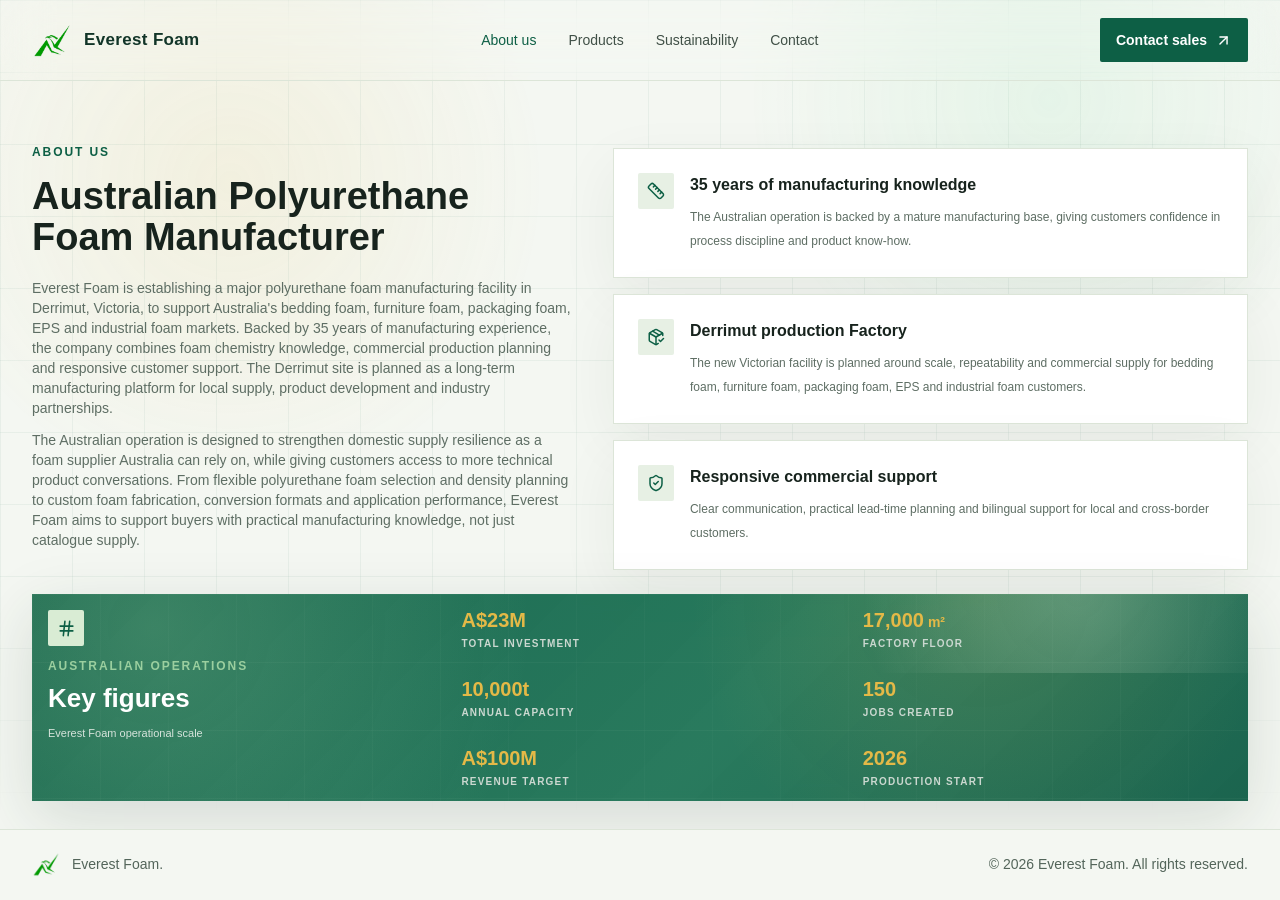
<file: index.html>
<!DOCTYPE html><html lang="en-AU"><head><meta charSet="utf-8"/><meta name="viewport" content="width=device-width, initial-scale=1"/><link rel="icon" href="/everest-favicon-48.png" sizes="48x48" type="image/png"/><link rel="icon" href="/everest-icon-192.png" sizes="192x192" type="image/png"/><link rel="apple-touch-icon" href="/everest-icon-192.png"/><link rel="manifest" href="/site.webmanifest"/><meta name="theme-color" content="#f4f7f2"/><link rel="stylesheet" href="/_next/static/chunks/0bog8ax2w268..css" data-precedence="next"/><link rel="preload" as="script" fetchPriority="low" href="/_next/static/chunks/0ht900cau6_ur.js"/><script src="/_next/static/chunks/0t2z5hkh7v~~b.js" async=""></script><script src="/_next/static/chunks/07lhk_q6pmm3r.js" async=""></script><script src="/_next/static/chunks/turbopack-0cek.dh0dqtgy.js" async=""></script><script src="/_next/static/chunks/0dbhjjzl8qfwv.js" async=""></script><script src="/_next/static/chunks/0r.2w.11a_z7h.js" async=""></script><script src="/_next/static/chunks/0mwbvbhnskuh8.js" async=""></script><title>Everest Foam | Polyurethane Foam Manufacturer Melbourne Australia</title><meta name="description" content="Everest Foam is an Australian polyurethane foam manufacturer supplying bedding, furniture, packaging and industrial foam solutions across Melbourne, Victoria and Australia."/><meta name="application-name" content="Everest Foam"/><meta name="author" content="Everest Foam"/><meta name="keywords" content="polyurethane foam manufacturer, foam manufacturer Melbourne, foam supplier Australia, flexible polyurethane foam, bedding foam, furniture foam, industrial foam, packaging foam, custom foam fabrication, Melbourne, Victoria, Australia"/><meta name="creator" content="Everest Foam"/><meta name="publisher" content="Everest Foam"/><meta name="robots" content="index, follow"/><meta name="category" content="foam manufacturing"/><link rel="canonical" href="https://everestfoam.com.au/"/><meta property="og:title" content="Everest Foam | Polyurethane Foam Manufacturer Melbourne Australia"/><meta property="og:description" content="Australian polyurethane foam manufacturer supplying bedding, furniture, packaging and industrial foam solutions across Melbourne, Victoria and Australia."/><meta property="og:url" content="https://everestfoam.com.au/"/><meta property="og:site_name" content="Everest Foam"/><meta property="og:locale" content="en_AU"/><meta property="og:image" content="https://everestfoam.com.au/flexible-polyurethane-foam-bedding-and-mattress.png"/><meta property="og:image:width" content="1536"/><meta property="og:image:height" content="1024"/><meta property="og:image:alt" content="Polyurethane foam manufacturing in Melbourne by Everest Foam"/><meta property="og:type" content="website"/><meta name="twitter:card" content="summary"/><meta name="twitter:title" content="Everest Foam | Polyurethane Foam Manufacturer Melbourne Australia"/><meta name="twitter:description" content="Australian polyurethane foam manufacturer supplying bedding, furniture, packaging and industrial foam solutions across Melbourne, Victoria and Australia."/><meta name="twitter:image" content="https://everestfoam.com.au/flexible-polyurethane-foam-bedding-and-mattress.png"/><script src="/_next/static/chunks/03~yq9q893hmn.js" noModule=""></script><script type="application/ld+json">{"@context":"https://schema.org","@graph":[{"@type":"Organization","@id":"https://everestfoam.com.au/#organization","name":"Everest Foam","url":"https://everestfoam.com.au/","logo":"https://everestfoam.com.au/everest-icon-512.png","description":"Everest Foam is an Australian polyurethane foam manufacturer and foam supplier serving Melbourne, Victoria and Australia.","contactPoint":{"@type":"ContactPoint","contactType":"sales enquiries","email":"sales@everestsupplies.com.au","areaServed":"AU","availableLanguage":["English","Chinese"]}},{"@type":"LocalBusiness","@id":"https://everestfoam.com.au/#localbusiness","name":"Everest Foam","url":"https://everestfoam.com.au/","image":"https://everestfoam.com.au/flexible-polyurethane-foam-bedding-and-mattress.png","description":"Polyurethane foam manufacturer and foam supplier based in Melbourne, Victoria, Australia.","additionalType":["https://schema.org/Manufacturer"],"address":{"@type":"PostalAddress","streetAddress":"30 Fulton Drive","addressLocality":"Derrimut","addressRegion":"Victoria","addressCountry":"AU"},"areaServed":[{"@type":"Country","name":"Australia"}],"makesOffer":[{"@type":"Offer","itemOffered":{"@type":"Product","name":"Flexible polyurethane foam"}},{"@type":"Offer","itemOffered":{"@type":"Product","name":"Bedding foam"}},{"@type":"Offer","itemOffered":{"@type":"Product","name":"Furniture foam"}},{"@type":"Offer","itemOffered":{"@type":"Product","name":"Industrial foam"}},{"@type":"Offer","itemOffered":{"@type":"Product","name":"Packaging foam"}},{"@type":"Offer","itemOffered":{"@type":"Service","name":"Custom foam fabrication"}}]}]}</script></head><body><div hidden=""><!--$--><!--/$--></div><main class="min-h-screen bg-[#f4f7f2] text-[#17231d]" data-language="en"><a class="skip-link" href="#content">Skip to content</a><header class="fixed inset-x-0 top-0 z-50 border-b border-[#dce5d8] bg-[#fbfcf8]/92 backdrop-blur-xl"><div class="mx-auto flex h-20 max-w-7xl items-center justify-between px-5 lg:px-8"><a class="flex items-center gap-3" href="/" aria-label="Everest Foam home"><span class="relative inline-flex shrink-0 items-center justify-center rounded-sm bg-[#123528] text-white h-10 w-10" aria-hidden="true"><span class="h-6 w-6 mountain-mark"></span></span><p class="text-[17px] font-semibold tracking-[0.02em] text-[#123528]">Everest Foam</p></a><nav class="hidden items-center gap-8 text-sm font-medium text-[#405047] lg:flex" aria-label="Primary"><a class="transition hover:text-[#0d5f45] text-[#0d5f45]" href="/about/">About us</a><a class="transition hover:text-[#0d5f45] " href="/products/">Products</a><a class="transition hover:text-[#0d5f45] " href="/sustainability/">Sustainability</a><a class="transition hover:text-[#0d5f45] " href="/contact/">Contact</a></nav><div class="hidden items-center gap-3 lg:flex"><a class="inline-flex h-11 items-center gap-2 rounded-sm bg-[#0d5f45] px-4 text-sm font-semibold text-white transition hover:bg-[#094533]" href="/contact/">Contact sales<svg xmlns="http://www.w3.org/2000/svg" width="17" height="17" viewBox="0 0 24 24" fill="none" stroke="currentColor" stroke-width="2" stroke-linecap="round" stroke-linejoin="round" class="lucide lucide-arrow-up-right"><path d="M7 7h10v10"></path><path d="M7 17 17 7"></path></svg></a></div><button class="inline-flex h-11 w-11 items-center justify-center rounded-sm border border-[#d2ddd0] bg-white text-[#123528] lg:hidden" type="button" aria-label="Open menu"><svg xmlns="http://www.w3.org/2000/svg" width="20" height="20" viewBox="0 0 24 24" fill="none" stroke="currentColor" stroke-width="2" stroke-linecap="round" stroke-linejoin="round" class="lucide lucide-menu"><line x1="4" x2="20" y1="12" y2="12"></line><line x1="4" x2="20" y1="6" y2="6"></line><line x1="4" x2="20" y1="18" y2="18"></line></svg></button></div></header><section class="relative overflow-hidden bg-[#f4f7f2] pt-24" id="content"><div class="absolute inset-0 foam-grid opacity-70" aria-hidden="true"></div><div class="relative mx-auto w-full max-w-7xl px-5 pb-7 pt-8 sm:pt-10 lg:px-8 lg:pt-12"><div class="grid gap-8 lg:grid-cols-[0.92fr_1.08fr] lg:items-start xl:gap-10"><div class="flex flex-col justify-start lg:min-h-[280px]"><p class="text-xs font-semibold uppercase tracking-[0.16em] text-[#0d5f45]">About us</p><h1 class="mt-4 max-w-2xl font-semibold leading-[1.08] tracking-normal text-[#17231d] text-[30px] sm:text-[38px]">Australian Polyurethane Foam Manufacturer</h1><div class="mt-5 max-w-2xl space-y-3 text-[13px] leading-7 text-[#5e6e64] sm:text-sm"><p>Everest Foam is establishing a major polyurethane foam manufacturing facility in Derrimut, Victoria, to support Australia&#x27;s bedding foam, furniture foam, packaging foam, EPS and industrial foam markets. Backed by 35 years of manufacturing experience, the company combines foam chemistry knowledge, commercial production planning and responsive customer support. The Derrimut site is planned as a long-term manufacturing platform for local supply, product development and industry partnerships.</p><p>The Australian operation is designed to strengthen domestic supply resilience as a foam supplier Australia can rely on, while giving customers access to more technical product conversations. From flexible polyurethane foam selection and density planning to custom foam fabrication, conversion formats and application performance, Everest Foam aims to support buyers with practical manufacturing knowledge, not just catalogue supply.</p></div></div><div class="grid gap-3 pt-1 sm:gap-4"><article class="border border-[#dce5d8] bg-white p-4 shadow-[0_18px_60px_rgba(31,54,42,0.06)] sm:p-5 lg:min-h-[112px] xl:p-6"><div class="flex items-start gap-4"><span class="inline-flex h-9 w-9 shrink-0 items-center justify-center rounded-sm bg-[#e7f0e4] text-[#0d5f45]"><svg xmlns="http://www.w3.org/2000/svg" width="18" height="18" viewBox="0 0 24 24" fill="none" stroke="currentColor" stroke-width="2" stroke-linecap="round" stroke-linejoin="round" class="lucide lucide-ruler"><path d="M21.3 15.3a2.4 2.4 0 0 1 0 3.4l-2.6 2.6a2.4 2.4 0 0 1-3.4 0L2.7 8.7a2.41 2.41 0 0 1 0-3.4l2.6-2.6a2.41 2.41 0 0 1 3.4 0Z"></path><path d="m14.5 12.5 2-2"></path><path d="m11.5 9.5 2-2"></path><path d="m8.5 6.5 2-2"></path><path d="m17.5 15.5 2-2"></path></svg></span><div><h3 class="text-base font-semibold text-[#17231d]">35 years of manufacturing knowledge</h3><p class="mt-2 text-xs leading-6 text-[#5e6e64]">The Australian operation is backed by a mature manufacturing base, giving customers confidence in process discipline and product know-how.</p></div></div></article><article class="border border-[#dce5d8] bg-white p-4 shadow-[0_18px_60px_rgba(31,54,42,0.06)] sm:p-5 lg:min-h-[112px] xl:p-6"><div class="flex items-start gap-4"><span class="inline-flex h-9 w-9 shrink-0 items-center justify-center rounded-sm bg-[#e7f0e4] text-[#0d5f45]"><svg xmlns="http://www.w3.org/2000/svg" width="18" height="18" viewBox="0 0 24 24" fill="none" stroke="currentColor" stroke-width="2" stroke-linecap="round" stroke-linejoin="round" class="lucide lucide-package-check"><path d="m16 16 2 2 4-4"></path><path d="M21 10V8a2 2 0 0 0-1-1.73l-7-4a2 2 0 0 0-2 0l-7 4A2 2 0 0 0 3 8v8a2 2 0 0 0 1 1.73l7 4a2 2 0 0 0 2 0l2-1.14"></path><path d="m7.5 4.27 9 5.15"></path><polyline points="3.29 7 12 12 20.71 7"></polyline><line x1="12" x2="12" y1="22" y2="12"></line></svg></span><div><h3 class="text-base font-semibold text-[#17231d]">Derrimut production Factory</h3><p class="mt-2 text-xs leading-6 text-[#5e6e64]">The new Victorian facility is planned around scale, repeatability and commercial supply for bedding foam, furniture foam, packaging foam, EPS and industrial foam customers.</p></div></div></article><article class="border border-[#dce5d8] bg-white p-4 shadow-[0_18px_60px_rgba(31,54,42,0.06)] sm:p-5 lg:min-h-[112px] xl:p-6"><div class="flex items-start gap-4"><span class="inline-flex h-9 w-9 shrink-0 items-center justify-center rounded-sm bg-[#e7f0e4] text-[#0d5f45]"><svg xmlns="http://www.w3.org/2000/svg" width="18" height="18" viewBox="0 0 24 24" fill="none" stroke="currentColor" stroke-width="2" stroke-linecap="round" stroke-linejoin="round" class="lucide lucide-shield-check"><path d="M20 13c0 5-3.5 7.5-7.66 8.95a1 1 0 0 1-.67-.01C7.5 20.5 4 18 4 13V6a1 1 0 0 1 1-1c2 0 4.5-1.2 6.24-2.72a1.17 1.17 0 0 1 1.52 0C14.51 3.81 17 5 19 5a1 1 0 0 1 1 1z"></path><path d="m9 12 2 2 4-4"></path></svg></span><div><h3 class="text-base font-semibold text-[#17231d]">Responsive commercial support</h3><p class="mt-2 text-xs leading-6 text-[#5e6e64]">Clear communication, practical lead-time planning and bilingual support for local and cross-border customers.</p></div></div></article></div></div><section class="mt-6 key-figures-panel relative overflow-hidden text-white"><div class="key-figures-glow" aria-hidden="true"></div><div class="key-figures-sheen" aria-hidden="true"></div><div class="grid gap-0 lg:grid-cols-[0.68fr_1.32fr]"><div class="relative p-5 lg:p-4"><span class="mb-3 inline-flex h-9 w-9 items-center justify-center rounded-sm bg-[#d9ecd4] text-[#0d5f45]"><svg xmlns="http://www.w3.org/2000/svg" width="19" height="19" viewBox="0 0 24 24" fill="none" stroke="currentColor" stroke-width="2" stroke-linecap="round" stroke-linejoin="round" class="lucide lucide-hash"><line x1="4" x2="20" y1="9" y2="9"></line><line x1="4" x2="20" y1="15" y2="15"></line><line x1="10" x2="8" y1="3" y2="21"></line><line x1="16" x2="14" y1="3" y2="21"></line></svg></span><p class="text-xs font-semibold uppercase tracking-[0.16em] text-[#9bcf9f]">Australian operations</p><h2 class="mt-2 text-[26px] font-semibold leading-tight tracking-normal">Key figures</h2><p class="mt-2 text-[11px] leading-5 max-w-md text-[#d7e4dc]">Everest Foam operational scale</p></div><div class="relative"><div class="grid sm:grid-cols-2"><div class="px-4 py-3"><p class="text-xl font-semibold text-[#e4b947]">A$23M</p><p class="mt-0.5 text-[10px] font-semibold uppercase tracking-[0.12em] text-[#cbd8d0]">Total investment</p></div><div class="px-4 py-3"><p class="text-xl font-semibold text-[#e4b947]">17,000<span class="text-sm ml-1">m²</span></p><p class="mt-0.5 text-[10px] font-semibold uppercase tracking-[0.12em] text-[#cbd8d0]">Factory floor</p></div><div class="px-4 py-3"><p class="text-xl font-semibold text-[#e4b947]">10,000t</p><p class="mt-0.5 text-[10px] font-semibold uppercase tracking-[0.12em] text-[#cbd8d0]">Annual capacity</p></div><div class="px-4 py-3"><p class="text-xl font-semibold text-[#e4b947]">150</p><p class="mt-0.5 text-[10px] font-semibold uppercase tracking-[0.12em] text-[#cbd8d0]">Jobs created</p></div><div class="px-4 py-3"><p class="text-xl font-semibold text-[#e4b947]">A$100M</p><p class="mt-0.5 text-[10px] font-semibold uppercase tracking-[0.12em] text-[#cbd8d0]">Revenue target</p></div><div class="px-4 py-3"><p class="text-xl font-semibold text-[#e4b947]">2026</p><p class="mt-0.5 text-[10px] font-semibold uppercase tracking-[0.12em] text-[#cbd8d0]">Production start</p></div></div></div></div></section></div></section><footer class="border-t border-[#dce5d8] bg-[#f4f7f2]"><div class="mx-auto flex max-w-7xl flex-col gap-3 px-5 py-5 text-sm text-[#53655a] sm:flex-row sm:items-center sm:justify-between lg:px-8"><div class="flex items-center gap-3"><span class="relative inline-flex shrink-0 items-center justify-center rounded-sm bg-[#123528] text-white h-7 w-7" aria-hidden="true"><span class="h-4 w-4 mountain-mark"></span></span><span>Everest Foam.</span></div><p>© 2026 Everest Foam. All rights reserved.</p></div></footer></main><!--$--><!--/$--><script>
(function () {
  var isEverest = true || window.location.port === "3001" || /everest/i.test(window.location.hostname);
  if (!isEverest) return;

  function applyEverestBranding() {
var href = "/everest-favicon-48.png";
    document.querySelectorAll('link[rel~="icon"], link[rel="shortcut icon"], link[rel="apple-touch-icon"]').forEach(function (link) {
      link.parentNode && link.parentNode.removeChild(link);
    });

    var link = document.createElement("link");
    link.rel = "icon";
    link.type = "image/png"; link.sizes = "48x48"; link.href = href;
    link.setAttribute("data-everest-brand", "true");
    document.head.appendChild(link);
  }

  applyEverestBranding();
  window.addEventListener("DOMContentLoaded", applyEverestBranding);
  var observer = new MutationObserver(function () {
    var icons = document.querySelectorAll('link[rel~="icon"], link[rel="shortcut icon"], link[rel="apple-touch-icon"]');
    var needsUpdate = icons.length !== 1 || icons[0].getAttribute("href") !== href;
    if (needsUpdate) applyEverestBranding();
  });
  observer.observe(document.head, { childList: true, subtree: true });
  window.setTimeout(applyEverestBranding, 300);
  window.setTimeout(applyEverestBranding, 1000);
  window.setTimeout(function () { observer.disconnect(); applyEverestBranding(); }, 3000);
})();
            </script><script src="/_next/static/chunks/0ht900cau6_ur.js" id="_R_" async=""></script><script>(self.__next_f=self.__next_f||[]).push([0])</script><script>self.__next_f.push([1,"1:\"$Sreact.fragment\"\n2:I[39756,[\"/_next/static/chunks/0dbhjjzl8qfwv.js\"],\"default\"]\n3:I[37457,[\"/_next/static/chunks/0dbhjjzl8qfwv.js\"],\"default\"]\n5:I[47257,[\"/_next/static/chunks/0dbhjjzl8qfwv.js\"],\"ClientPageRoot\"]\n6:I[31713,[\"/_next/static/chunks/0dbhjjzl8qfwv.js\",\"/_next/static/chunks/0r.2w.11a_z7h.js\",\"/_next/static/chunks/0mwbvbhnskuh8.js\"],\"default\"]\n9:I[97367,[\"/_next/static/chunks/0dbhjjzl8qfwv.js\"],\"OutletBoundary\"]\na:\"$Sreact.suspense\"\nc:I[97367,[\"/_next/static/chunks/0dbhjjzl8qfwv.js\"],\"ViewportBoundary\"]\ne:I[97367,[\"/_next/static/chunks/0dbhjjzl8qfwv.js\"],\"MetadataBoundary\"]\n10:I[68027,[\"/_next/static/chunks/0dbhjjzl8qfwv.js\"],\"default\",1]\n:HL[\"/_next/static/chunks/0bog8ax2w268..css\",\"style\"]\n4:T578,"])</script><script>self.__next_f.push([1,"\n(function () {\n  var isEverest = true || window.location.port === \"3001\" || /everest/i.test(window.location.hostname);\n  if (!isEverest) return;\n\n  function applyEverestBranding() {\n    var href = \"/everest-favicon-48.png\";\n    document.querySelectorAll('link[rel~=\"icon\"], link[rel=\"shortcut icon\"], link[rel=\"apple-touch-icon\"]').forEach(function (link) {\n      link.parentNode \u0026\u0026 link.parentNode.removeChild(link);\n    });\n\n    var link = document.createElement(\"link\");\n    link.rel = \"icon\";\n    link.type = \"image/png\";\n    link.href = href;\n    link.setAttribute(\"data-everest-brand\", \"true\");\n    document.head.appendChild(link);\n  }\n\n  applyEverestBranding();\n  window.addEventListener(\"DOMContentLoaded\", applyEverestBranding);\n  var observer = new MutationObserver(function () {\n    var icons = document.querySelectorAll('link[rel~=\"icon\"], link[rel=\"shortcut icon\"], link[rel=\"apple-touch-icon\"]');\n    var needsUpdate = icons.length !== 1 || icons[0].getAttribute(\"href\") !== href;\n    if (needsUpdate) applyEverestBranding();\n  });\n  observer.observe(document.head, { childList: true, subtree: true });\n  window.setTimeout(applyEverestBranding, 300);\n  window.setTimeout(applyEverestBranding, 1000);\n  window.setTimeout(function () { observer.disconnect(); applyEverestBranding(); }, 3000);\n})();\n            "])</script><script>self.__next_f.push([1,"0:{\"P\":null,\"c\":[\"\",\"\"],\"q\":\"\",\"i\":false,\"f\":[[[\"\",{\"children\":[\"__PAGE__\",{}]},\"$undefined\",\"$undefined\",16],[[\"$\",\"$1\",\"c\",{\"children\":[[[\"$\",\"link\",\"0\",{\"rel\":\"stylesheet\",\"href\":\"/_next/static/chunks/0bog8ax2w268..css\",\"precedence\":\"next\",\"crossOrigin\":\"$undefined\",\"nonce\":\"$undefined\"}],[\"$\",\"script\",\"script-0\",{\"src\":\"/_next/static/chunks/0dbhjjzl8qfwv.js\",\"async\":true,\"nonce\":\"$undefined\"}]],[\"$\",\"html\",null,{\"lang\":\"en-AU\",\"children\":[\"$\",\"body\",null,{\"children\":[[\"$\",\"$L2\",null,{\"parallelRouterKey\":\"children\",\"error\":\"$undefined\",\"errorStyles\":\"$undefined\",\"errorScripts\":\"$undefined\",\"template\":[\"$\",\"$L3\",null,{}],\"templateStyles\":\"$undefined\",\"templateScripts\":\"$undefined\",\"notFound\":[[[\"$\",\"title\",null,{\"children\":\"404: This page could not be found.\"}],[\"$\",\"div\",null,{\"style\":{\"fontFamily\":\"system-ui,\\\"Segoe UI\\\",Roboto,Helvetica,Arial,sans-serif,\\\"Apple Color Emoji\\\",\\\"Segoe UI Emoji\\\"\",\"height\":\"100vh\",\"textAlign\":\"center\",\"display\":\"flex\",\"flexDirection\":\"column\",\"alignItems\":\"center\",\"justifyContent\":\"center\"},\"children\":[\"$\",\"div\",null,{\"children\":[[\"$\",\"style\",null,{\"dangerouslySetInnerHTML\":{\"__html\":\"body{color:#000;background:#fff;margin:0}.next-error-h1{border-right:1px solid rgba(0,0,0,.3)}@media (prefers-color-scheme:dark){body{color:#fff;background:#000}.next-error-h1{border-right:1px solid rgba(255,255,255,.3)}}\"}}],[\"$\",\"h1\",null,{\"className\":\"next-error-h1\",\"style\":{\"display\":\"inline-block\",\"margin\":\"0 20px 0 0\",\"padding\":\"0 23px 0 0\",\"fontSize\":24,\"fontWeight\":500,\"verticalAlign\":\"top\",\"lineHeight\":\"49px\"},\"children\":404}],[\"$\",\"div\",null,{\"style\":{\"display\":\"inline-block\"},\"children\":[\"$\",\"h2\",null,{\"style\":{\"fontSize\":14,\"fontWeight\":400,\"lineHeight\":\"49px\",\"margin\":0},\"children\":\"This page could not be found.\"}]}]]}]}]],[]],\"forbidden\":\"$undefined\",\"unauthorized\":\"$undefined\"}],[\"$\",\"script\",null,{\"dangerouslySetInnerHTML\":{\"__html\":\"$4\"}}]]}]}]]}],{\"children\":[[\"$\",\"$1\",\"c\",{\"children\":[[\"$\",\"$L5\",null,{\"Component\":\"$6\",\"serverProvidedParams\":{\"searchParams\":{},\"params\":{},\"promises\":[\"$@7\",\"$@8\"]}}],[[\"$\",\"script\",\"script-0\",{\"src\":\"/_next/static/chunks/0r.2w.11a_z7h.js\",\"async\":true,\"nonce\":\"$undefined\"}],[\"$\",\"script\",\"script-1\",{\"src\":\"/_next/static/chunks/0mwbvbhnskuh8.js\",\"async\":true,\"nonce\":\"$undefined\"}]],[\"$\",\"$L9\",null,{\"children\":[\"$\",\"$a\",null,{\"name\":\"Next.MetadataOutlet\",\"children\":\"$@b\"}]}]]}],{},null,false,null]},null,false,null],[\"$\",\"$1\",\"h\",{\"children\":[null,[\"$\",\"$Lc\",null,{\"children\":\"$Ld\"}],[\"$\",\"div\",null,{\"hidden\":true,\"children\":[\"$\",\"$Le\",null,{\"children\":[\"$\",\"$a\",null,{\"name\":\"Next.Metadata\",\"children\":\"$Lf\"}]}]}],null]}],false]],\"m\":\"$undefined\",\"G\":[\"$10\",[[\"$\",\"link\",\"0\",{\"rel\":\"stylesheet\",\"href\":\"/_next/static/chunks/0bog8ax2w268..css\",\"precedence\":\"next\",\"crossOrigin\":\"$undefined\",\"nonce\":\"$undefined\"}]]],\"S\":true,\"h\":null,\"s\":\"$undefined\",\"l\":\"$undefined\",\"p\":\"$undefined\",\"d\":\"$undefined\",\"b\":\"pxtN_bCX9iPHcbuPgizwf\"}\n"])</script><script>self.__next_f.push([1,"7:{}\n8:\"$0:f:0:1:1:children:0:props:children:0:props:serverProvidedParams:params\"\n"])</script><script>self.__next_f.push([1,"d:[[\"$\",\"meta\",\"0\",{\"charSet\":\"utf-8\"}],[\"$\",\"meta\",\"1\",{\"name\":\"viewport\",\"content\":\"width=device-width, initial-scale=1\"}]]\n"])</script><script>self.__next_f.push([1,"11:I[27201,[\"/_next/static/chunks/0dbhjjzl8qfwv.js\"],\"IconMark\"]\nb:null\n"])</script><script>self.__next_f.push([1,"f:[[\"$\",\"title\",\"0\",{\"children\":\"Everest Foam | Polyurethane Foam Manufacturer Melbourne Australia\"}],[\"$\",\"meta\",\"1\",{\"name\":\"description\",\"content\":\"Everest Foam is an Australian polyurethane foam manufacturer supplying bedding, furniture, packaging and industrial foam solutions across Melbourne, Victoria and Australia.\"}],[\"$\",\"meta\",\"2\",{\"name\":\"application-name\",\"content\":\"Everest Foam\"}],[\"$\",\"meta\",\"3\",{\"name\":\"author\",\"content\":\"Everest Foam\"}],[\"$\",\"meta\",\"4\",{\"name\":\"keywords\",\"content\":\"polyurethane foam manufacturer, foam manufacturer Melbourne, foam supplier Australia, flexible polyurethane foam, bedding foam, furniture foam, industrial foam, packaging foam, custom foam fabrication, Melbourne, Victoria, Australia\"}],[\"$\",\"meta\",\"5\",{\"name\":\"creator\",\"content\":\"Everest Foam\"}],[\"$\",\"meta\",\"6\",{\"name\":\"publisher\",\"content\":\"Everest Foam\"}],[\"$\",\"meta\",\"7\",{\"name\":\"robots\",\"content\":\"index, follow\"}],[\"$\",\"meta\",\"8\",{\"name\":\"category\",\"content\":\"foam manufacturing\"}],[\"$\",\"link\",\"9\",{\"rel\":\"canonical\",\"href\":\"https://everestfoam.com.au/\"}],[\"$\",\"meta\",\"10\",{\"property\":\"og:title\",\"content\":\"Everest Foam | Polyurethane Foam Manufacturer Melbourne Australia\"}],[\"$\",\"meta\",\"11\",{\"property\":\"og:description\",\"content\":\"Australian polyurethane foam manufacturer supplying bedding, furniture, packaging and industrial foam solutions across Melbourne, Victoria and Australia.\"}],[\"$\",\"meta\",\"12\",{\"property\":\"og:url\",\"content\":\"https://everestfoam.com.au/\"}],[\"$\",\"meta\",\"13\",{\"property\":\"og:site_name\",\"content\":\"Everest Foam\"}],[\"$\",\"meta\",\"14\",{\"property\":\"og:locale\",\"content\":\"en_AU\"}],[\"$\",\"meta\",\"15\",{\"property\":\"og:image\",\"content\":\"https://everestfoam.com.au/flexible-polyurethane-foam-bedding-and-mattress.png\"}],[\"$\",\"meta\",\"16\",{\"property\":\"og:image:width\",\"content\":\"1536\"}],[\"$\",\"meta\",\"17\",{\"property\":\"og:image:height\",\"content\":\"1024\"}],[\"$\",\"meta\",\"18\",{\"property\":\"og:image:alt\",\"content\":\"Polyurethane foam manufacturing in Melbourne by Everest Foam\"}],[\"$\",\"meta\",\"19\",{\"property\":\"og:type\",\"content\":\"website\"}],[\"$\",\"meta\",\"20\",{\"name\":\"twitter:card\",\"content\":\"summary\"}],[\"$\",\"meta\",\"21\",{\"name\":\"twitter:title\",\"content\":\"Everest Foam | Polyurethane Foam Manufacturer Melbourne Australia\"}],[\"$\",\"meta\",\"22\",{\"name\":\"twitter:description\",\"content\":\"Australian polyurethane foam manufacturer supplying bedding, furniture, packaging and industrial foam solutions across Melbourne, Victoria and Australia.\"}],[\"$\",\"meta\",\"23\",{\"name\":\"twitter:image\",\"content\":\"https://everestfoam.com.au/flexible-polyurethane-foam-bedding-and-mattress.png\"}],[\"$\",\"link\",\"24\",{\"rel\":\"icon\",\"href\":\"/everest-favicon-48.png\",\"type\":\"image/png\"}],[\"$\",\"link\",\"25\",{\"rel\":\"apple-touch-icon\",\"href\":\"/everest-favicon-48.png\"}],[\"$\",\"$L11\",\"26\",{}]]\n"])</script><script id="everest-seo-h1-guard">(function(){function fix(){var h=document.querySelector('h1');if(!h)return;var p=location.pathname.replace(/\/+$/,'')||'/';if(p==='/about')h.textContent='About Everest Foam';if(p==='/sustainability')h.textContent='Sustainability Commitment and Practice';}fix();window.addEventListener('DOMContentLoaded',fix);window.setTimeout(fix,300);window.setTimeout(fix,1000);})();</script></body></html>
</file>
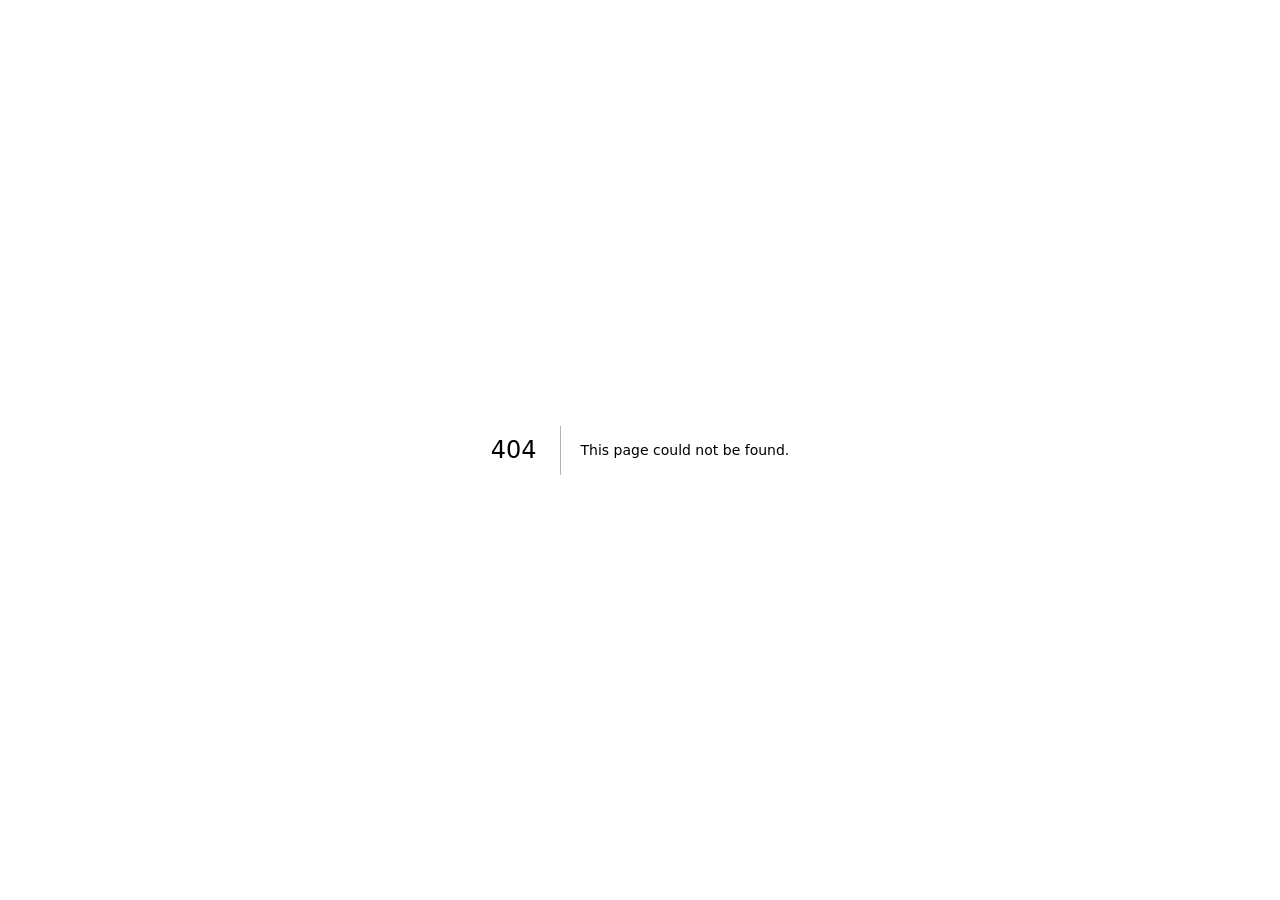
<file: 404/index.html>
<!DOCTYPE html><html lang="en-AU"><head><meta charSet="utf-8"/><meta name="viewport" content="width=device-width, initial-scale=1"/><link rel="icon" href="/everest-favicon-48.png" sizes="48x48" type="image/png"/><link rel="icon" href="/everest-icon-192.png" sizes="192x192" type="image/png"/><link rel="apple-touch-icon" href="/everest-icon-192.png"/><link rel="manifest" href="/site.webmanifest"/><meta name="theme-color" content="#f4f7f2"/><link rel="stylesheet" href="/_next/static/chunks/0bog8ax2w268..css" data-precedence="next"/><link rel="preload" as="script" fetchPriority="low" href="/_next/static/chunks/0ht900cau6_ur.js"/><script src="/_next/static/chunks/0t2z5hkh7v~~b.js" async=""></script><script src="/_next/static/chunks/07lhk_q6pmm3r.js" async=""></script><script src="/_next/static/chunks/turbopack-0cek.dh0dqtgy.js" async=""></script><script src="/_next/static/chunks/0dbhjjzl8qfwv.js" async=""></script><title>Everest Foam | Polyurethane Foam Manufacturer Melbourne Australia</title><meta name="robots" content="noindex"/><title>Everest Foam | Polyurethane Foam Manufacturer Melbourne Australia</title><meta name="description" content="Everest Foam is an Australian polyurethane foam manufacturer supplying bedding, furniture, packaging and industrial foam solutions across Melbourne, Victoria and Australia."/><meta name="application-name" content="Everest Foam"/><meta name="author" content="Everest Foam"/><meta name="keywords" content="Everest Foam,foam manufacturing,Derrimut,Victoria,bedding foam,EPS,industrial filtration foam"/><meta name="creator" content="Everest Foam"/><meta name="publisher" content="Everest Foam"/><meta name="robots" content="index, follow"/><meta name="category" content="foam manufacturing"/><link rel="canonical" href="https://everestfoam.com.au/"/><meta property="og:title" content="Everest Foam"/><meta property="og:description" content="Australian polyurethane foam manufacturer supplying bedding, furniture, packaging and industrial foam solutions across Melbourne, Victoria and Australia."/><meta property="og:url" content="https://everestfoam.com.au/"/><meta property="og:site_name" content="Everest Foam"/><meta property="og:locale" content="en_AU"/><meta property="og:image" content="https://everestfoam.com.au/everest-icon-512.png"/><meta property="og:image:width" content="64"/><meta property="og:image:height" content="64"/><meta property="og:image:alt" content="Polyurethane foam manufacturing in Melbourne by Everest Foam"/><meta property="og:type" content="website"/><meta name="twitter:card" content="summary"/><meta name="twitter:title" content="Everest Foam"/><meta name="twitter:description" content="Australian polyurethane foam manufacturer supplying bedding, furniture, packaging and industrial foam solutions across Melbourne, Victoria and Australia."/><meta name="twitter:image" content="https://everestfoam.com.au/everest-icon-512.png"/><script src="/_next/static/chunks/03~yq9q893hmn.js" noModule=""></script><script type="application/ld+json">{"@context":"https://schema.org","@graph":[{"@type":"Organization","@id":"https://everestfoam.com.au/#organization","name":"Everest Foam","url":"https://everestfoam.com.au/","logo":"https://everestfoam.com.au/everest-icon-512.png","description":"Everest Foam is an Australian polyurethane foam manufacturer and foam supplier serving Melbourne, Victoria and Australia.","contactPoint":{"@type":"ContactPoint","contactType":"sales enquiries","email":"sales@everestsupplies.com.au","areaServed":"AU","availableLanguage":["English","Chinese"]}},{"@type":"LocalBusiness","@id":"https://everestfoam.com.au/#localbusiness","name":"Everest Foam","url":"https://everestfoam.com.au/","image":"https://everestfoam.com.au/flexible-polyurethane-foam-bedding-and-mattress.png","description":"Polyurethane foam manufacturer and foam supplier based in Melbourne, Victoria, Australia.","additionalType":["https://schema.org/Manufacturer"],"address":{"@type":"PostalAddress","streetAddress":"30 Fulton Drive","addressLocality":"Derrimut","addressRegion":"Victoria","addressCountry":"AU"},"areaServed":[{"@type":"Country","name":"Australia"}],"makesOffer":[{"@type":"Offer","itemOffered":{"@type":"Product","name":"Flexible polyurethane foam"}},{"@type":"Offer","itemOffered":{"@type":"Product","name":"Bedding foam"}},{"@type":"Offer","itemOffered":{"@type":"Product","name":"Furniture foam"}},{"@type":"Offer","itemOffered":{"@type":"Product","name":"Industrial foam"}},{"@type":"Offer","itemOffered":{"@type":"Product","name":"Packaging foam"}},{"@type":"Offer","itemOffered":{"@type":"Service","name":"Custom foam fabrication"}}]}]}</script></head><body><div hidden=""><!--$--><!--/$--></div><div style="font-family:system-ui,&quot;Segoe UI&quot;,Roboto,Helvetica,Arial,sans-serif,&quot;Apple Color Emoji&quot;,&quot;Segoe UI Emoji&quot;;height:100vh;text-align:center;display:flex;flex-direction:column;align-items:center;justify-content:center"><div><style>body{color:#000;background:#fff;margin:0}.next-error-h1{border-right:1px solid rgba(0,0,0,.3)}@media (prefers-color-scheme:dark){body{color:#fff;background:#000}.next-error-h1{border-right:1px solid rgba(255,255,255,.3)}}</style><h1 class="next-error-h1" style="display:inline-block;margin:0 20px 0 0;padding:0 23px 0 0;font-size:24px;font-weight:500;vertical-align:top;line-height:49px">404</h1><div style="display:inline-block"><h2 style="font-size:14px;font-weight:400;line-height:49px;margin:0">This page could not be found.</h2></div></div></div><!--$--><!--/$--><script>
(function () {
  var isEverest = true || window.location.port === "3001" || /everest/i.test(window.location.hostname);
  if (!isEverest) return;

  function applyEverestBranding() {
var href = "/everest-favicon-48.png";
    document.querySelectorAll('link[rel~="icon"], link[rel="shortcut icon"], link[rel="apple-touch-icon"]').forEach(function (link) {
      link.parentNode && link.parentNode.removeChild(link);
    });

    var link = document.createElement("link");
    link.rel = "icon";
    link.type = "image/png"; link.sizes = "48x48"; link.href = href;
    link.setAttribute("data-everest-brand", "true");
    document.head.appendChild(link);
  }

  applyEverestBranding();
  window.addEventListener("DOMContentLoaded", applyEverestBranding);
  var observer = new MutationObserver(function () {
    var icons = document.querySelectorAll('link[rel~="icon"], link[rel="shortcut icon"], link[rel="apple-touch-icon"]');
    var needsUpdate = icons.length !== 1 || icons[0].getAttribute("href") !== href;
    if (needsUpdate) applyEverestBranding();
  });
  observer.observe(document.head, { childList: true, subtree: true });
  window.setTimeout(applyEverestBranding, 300);
  window.setTimeout(applyEverestBranding, 1000);
  window.setTimeout(function () { observer.disconnect(); applyEverestBranding(); }, 3000);
})();
            </script><script src="/_next/static/chunks/0ht900cau6_ur.js" id="_R_" async=""></script><script>(self.__next_f=self.__next_f||[]).push([0])</script><script>self.__next_f.push([1,"1:\"$Sreact.fragment\"\n2:I[39756,[\"/_next/static/chunks/0dbhjjzl8qfwv.js\"],\"default\"]\n3:I[37457,[\"/_next/static/chunks/0dbhjjzl8qfwv.js\"],\"default\"]\n9:I[68027,[\"/_next/static/chunks/0dbhjjzl8qfwv.js\"],\"default\",1]\n:HL[\"/_next/static/chunks/0bog8ax2w268..css\",\"style\"]\n4:T578,"])</script><script>self.__next_f.push([1,"\n(function () {\n  var isEverest = true || window.location.port === \"3001\" || /everest/i.test(window.location.hostname);\n  if (!isEverest) return;\n\n  function applyEverestBranding() {\nvar href = \"/everest-favicon-48.png\";\n    document.querySelectorAll('link[rel~=\"icon\"], link[rel=\"shortcut icon\"], link[rel=\"apple-touch-icon\"]').forEach(function (link) {\n      link.parentNode \u0026\u0026 link.parentNode.removeChild(link);\n    });\n\n    var link = document.createElement(\"link\");\n    link.rel = \"icon\";\n    link.type = \"image/png\";\n    link.href = href;\n    link.setAttribute(\"data-everest-brand\", \"true\");\n    document.head.appendChild(link);\n  }\n\n  applyEverestBranding();\n  window.addEventListener(\"DOMContentLoaded\", applyEverestBranding);\n  var observer = new MutationObserver(function () {\n    var icons = document.querySelectorAll('link[rel~=\"icon\"], link[rel=\"shortcut icon\"], link[rel=\"apple-touch-icon\"]');\n    var needsUpdate = icons.length !== 1 || icons[0].getAttribute(\"href\") !== href;\n    if (needsUpdate) applyEverestBranding();\n  });\n  observer.observe(document.head, { childList: true, subtree: true });\n  window.setTimeout(applyEverestBranding, 300);\n  window.setTimeout(applyEverestBranding, 1000);\n  window.setTimeout(function () { observer.disconnect(); applyEverestBranding(); }, 3000);\n})();\n            "])</script><script>self.__next_f.push([1,"0:{\"P\":null,\"c\":[\"\",\"_not-found\",\"\"],\"q\":\"\",\"i\":false,\"f\":[[[\"\",{\"children\":[\"/_not-found\",{\"children\":[\"__PAGE__\",{}]}]},\"$undefined\",\"$undefined\",16],[[\"$\",\"$1\",\"c\",{\"children\":[[[\"$\",\"link\",\"0\",{\"rel\":\"stylesheet\",\"href\":\"/_next/static/chunks/0bog8ax2w268..css\",\"precedence\":\"next\",\"crossOrigin\":\"$undefined\",\"nonce\":\"$undefined\"}],[\"$\",\"script\",\"script-0\",{\"src\":\"/_next/static/chunks/0dbhjjzl8qfwv.js\",\"async\":true,\"nonce\":\"$undefined\"}]],[\"$\",\"html\",null,{\"lang\":\"en-AU\",\"children\":[\"$\",\"body\",null,{\"children\":[[\"$\",\"$L2\",null,{\"parallelRouterKey\":\"children\",\"error\":\"$undefined\",\"errorStyles\":\"$undefined\",\"errorScripts\":\"$undefined\",\"template\":[\"$\",\"$L3\",null,{}],\"templateStyles\":\"$undefined\",\"templateScripts\":\"$undefined\",\"notFound\":[[[\"$\",\"title\",null,{\"children\":\"404: This page could not be found.\"}],[\"$\",\"div\",null,{\"style\":{\"fontFamily\":\"system-ui,\\\"Segoe UI\\\",Roboto,Helvetica,Arial,sans-serif,\\\"Apple Color Emoji\\\",\\\"Segoe UI Emoji\\\"\",\"height\":\"100vh\",\"textAlign\":\"center\",\"display\":\"flex\",\"flexDirection\":\"column\",\"alignItems\":\"center\",\"justifyContent\":\"center\"},\"children\":[\"$\",\"div\",null,{\"children\":[[\"$\",\"style\",null,{\"dangerouslySetInnerHTML\":{\"__html\":\"body{color:#000;background:#fff;margin:0}.next-error-h1{border-right:1px solid rgba(0,0,0,.3)}@media (prefers-color-scheme:dark){body{color:#fff;background:#000}.next-error-h1{border-right:1px solid rgba(255,255,255,.3)}}\"}}],[\"$\",\"h1\",null,{\"className\":\"next-error-h1\",\"style\":{\"display\":\"inline-block\",\"margin\":\"0 20px 0 0\",\"padding\":\"0 23px 0 0\",\"fontSize\":24,\"fontWeight\":500,\"verticalAlign\":\"top\",\"lineHeight\":\"49px\"},\"children\":404}],[\"$\",\"div\",null,{\"style\":{\"display\":\"inline-block\"},\"children\":[\"$\",\"h2\",null,{\"style\":{\"fontSize\":14,\"fontWeight\":400,\"lineHeight\":\"49px\",\"margin\":0},\"children\":\"This page could not be found.\"}]}]]}]}]],[]],\"forbidden\":\"$undefined\",\"unauthorized\":\"$undefined\"}],[\"$\",\"script\",null,{\"dangerouslySetInnerHTML\":{\"__html\":\"$4\"}}]]}]}]]}],{\"children\":[[\"$\",\"$1\",\"c\",{\"children\":[null,[\"$\",\"$L2\",null,{\"parallelRouterKey\":\"children\",\"error\":\"$undefined\",\"errorStyles\":\"$undefined\",\"errorScripts\":\"$undefined\",\"template\":[\"$\",\"$L3\",null,{}],\"templateStyles\":\"$undefined\",\"templateScripts\":\"$undefined\",\"notFound\":\"$undefined\",\"forbidden\":\"$undefined\",\"unauthorized\":\"$undefined\"}]]}],{\"children\":[[\"$\",\"$1\",\"c\",{\"children\":[[[\"$\",\"title\",null,{\"children\":\"404: This page could not be found.\"}],[\"$\",\"div\",null,{\"style\":\"$0:f:0:1:0:props:children:1:props:children:props:children:0:props:notFound:0:1:props:style\",\"children\":[\"$\",\"div\",null,{\"children\":[[\"$\",\"style\",null,{\"dangerouslySetInnerHTML\":{\"__html\":\"body{color:#000;background:#fff;margin:0}.next-error-h1{border-right:1px solid rgba(0,0,0,.3)}@media (prefers-color-scheme:dark){body{color:#fff;background:#000}.next-error-h1{border-right:1px solid rgba(255,255,255,.3)}}\"}}],[\"$\",\"h1\",null,{\"className\":\"next-error-h1\",\"style\":\"$0:f:0:1:0:props:children:1:props:children:props:children:0:props:notFound:0:1:props:children:props:children:1:props:style\",\"children\":404}],\"$L5\"]}]}]],null,\"$L6\"]}],{},null,false,null]},null,false,\"$@7\"]},null,false,null],\"$L8\",false]],\"m\":\"$undefined\",\"G\":[\"$9\",[\"$La\"]],\"S\":true,\"h\":null,\"s\":\"$undefined\",\"l\":\"$undefined\",\"p\":\"$undefined\",\"d\":\"$undefined\",\"b\":\"pxtN_bCX9iPHcbuPgizwf\"}\n"])</script><script>self.__next_f.push([1,"b:I[97367,[\"/_next/static/chunks/0dbhjjzl8qfwv.js\"],\"OutletBoundary\"]\nc:\"$Sreact.suspense\"\nf:I[97367,[\"/_next/static/chunks/0dbhjjzl8qfwv.js\"],\"ViewportBoundary\"]\n11:I[97367,[\"/_next/static/chunks/0dbhjjzl8qfwv.js\"],\"MetadataBoundary\"]\n5:[\"$\",\"div\",null,{\"style\":\"$0:f:0:1:0:props:children:1:props:children:props:children:0:props:notFound:0:1:props:children:props:children:2:props:style\",\"children\":[\"$\",\"h2\",null,{\"style\":\"$0:f:0:1:0:props:children:1:props:children:props:children:0:props:notFound:0:1:props:children:props:children:2:props:children:props:style\",\"children\":\"This page could not be found.\"}]}]\n6:[\"$\",\"$Lb\",null,{\"children\":[\"$\",\"$c\",null,{\"name\":\"Next.MetadataOutlet\",\"children\":\"$@d\"}]}]\ne:[]\n7:\"$We\"\n8:[\"$\",\"$1\",\"h\",{\"children\":[[\"$\",\"meta\",null,{\"name\":\"robots\",\"content\":\"noindex\"}],[\"$\",\"$Lf\",null,{\"children\":\"$L10\"}],[\"$\",\"div\",null,{\"hidden\":true,\"children\":[\"$\",\"$L11\",null,{\"children\":[\"$\",\"$c\",null,{\"name\":\"Next.Metadata\",\"children\":\"$L12\"}]}]}],null]}]\na:[\"$\",\"link\",\"0\",{\"rel\":\"stylesheet\",\"href\":\"/_next/static/chunks/0bog8ax2w268..css\",\"precedence\":\"next\",\"crossOrigin\":\"$undefined\",\"nonce\":\"$undefined\"}]\n"])</script><script>self.__next_f.push([1,"10:[[\"$\",\"meta\",\"0\",{\"charSet\":\"utf-8\"}],[\"$\",\"meta\",\"1\",{\"name\":\"viewport\",\"content\":\"width=device-width, initial-scale=1\"}]]\n"])</script><script>self.__next_f.push([1,"13:I[27201,[\"/_next/static/chunks/0dbhjjzl8qfwv.js\"],\"IconMark\"]\nd:null\n"])</script><script>self.__next_f.push([1,"12:[[\"$\",\"title\",\"0\",{\"children\":\"Everest Foam | Polyurethane Foam Manufacturer Melbourne Australia\"}],[\"$\",\"meta\",\"1\",{\"name\":\"description\",\"content\":\"Everest Foam is an Australian polyurethane foam manufacturer supplying bedding, furniture, packaging and industrial foam solutions across Melbourne, Victoria and Australia.\"}],[\"$\",\"meta\",\"2\",{\"name\":\"application-name\",\"content\":\"Everest Foam\"}],[\"$\",\"meta\",\"3\",{\"name\":\"author\",\"content\":\"Everest Foam\"}],[\"$\",\"meta\",\"4\",{\"name\":\"keywords\",\"content\":\"polyurethane foam manufacturer, foam manufacturer Melbourne, foam supplier Australia, flexible polyurethane foam, bedding foam, furniture foam, industrial foam, packaging foam, custom foam fabrication, Melbourne, Victoria, Australia\"}],[\"$\",\"meta\",\"5\",{\"name\":\"creator\",\"content\":\"Everest Foam\"}],[\"$\",\"meta\",\"6\",{\"name\":\"publisher\",\"content\":\"Everest Foam\"}],[\"$\",\"meta\",\"7\",{\"name\":\"robots\",\"content\":\"index, follow\"}],[\"$\",\"meta\",\"8\",{\"name\":\"category\",\"content\":\"foam manufacturing\"}],[\"$\",\"link\",\"9\",{\"rel\":\"canonical\",\"href\":\"https://everestfoam.com.au/\"}],[\"$\",\"meta\",\"10\",{\"property\":\"og:title\",\"content\":\"Everest Foam | Polyurethane Foam Manufacturer Melbourne Australia\"}],[\"$\",\"meta\",\"11\",{\"property\":\"og:description\",\"content\":\"Australian polyurethane foam manufacturer supplying bedding, furniture, packaging and industrial foam solutions across Melbourne, Victoria and Australia.\"}],[\"$\",\"meta\",\"12\",{\"property\":\"og:url\",\"content\":\"https://everestfoam.com.au/\"}],[\"$\",\"meta\",\"13\",{\"property\":\"og:site_name\",\"content\":\"Everest Foam\"}],[\"$\",\"meta\",\"14\",{\"property\":\"og:locale\",\"content\":\"en_AU\"}],[\"$\",\"meta\",\"15\",{\"property\":\"og:image\",\"content\":\"https://everestfoam.com.au/flexible-polyurethane-foam-bedding-and-mattress.png\"}],[\"$\",\"meta\",\"16\",{\"property\":\"og:image:width\",\"content\":\"1536\"}],[\"$\",\"meta\",\"17\",{\"property\":\"og:image:height\",\"content\":\"1024\"}],[\"$\",\"meta\",\"18\",{\"property\":\"og:image:alt\",\"content\":\"Polyurethane foam manufacturing in Melbourne by Everest Foam\"}],[\"$\",\"meta\",\"19\",{\"property\":\"og:type\",\"content\":\"website\"}],[\"$\",\"meta\",\"20\",{\"name\":\"twitter:card\",\"content\":\"summary\"}],[\"$\",\"meta\",\"21\",{\"name\":\"twitter:title\",\"content\":\"Everest Foam | Polyurethane Foam Manufacturer Melbourne Australia\"}],[\"$\",\"meta\",\"22\",{\"name\":\"twitter:description\",\"content\":\"Australian polyurethane foam manufacturer supplying bedding, furniture, packaging and industrial foam solutions across Melbourne, Victoria and Australia.\"}],[\"$\",\"meta\",\"23\",{\"name\":\"twitter:image\",\"content\":\"https://everestfoam.com.au/flexible-polyurethane-foam-bedding-and-mattress.png\"}],[\"$\",\"link\",\"24\",{\"rel\":\"icon\",\"href\":\"/everest-favicon-48.png\",\"type\":\"image/png\"}],[\"$\",\"link\",\"25\",{\"rel\":\"apple-touch-icon\",\"href\":\"/everest-favicon-48.png\"}],[\"$\",\"$L13\",\"26\",{}]]\n"])</script></body></html>
</file>
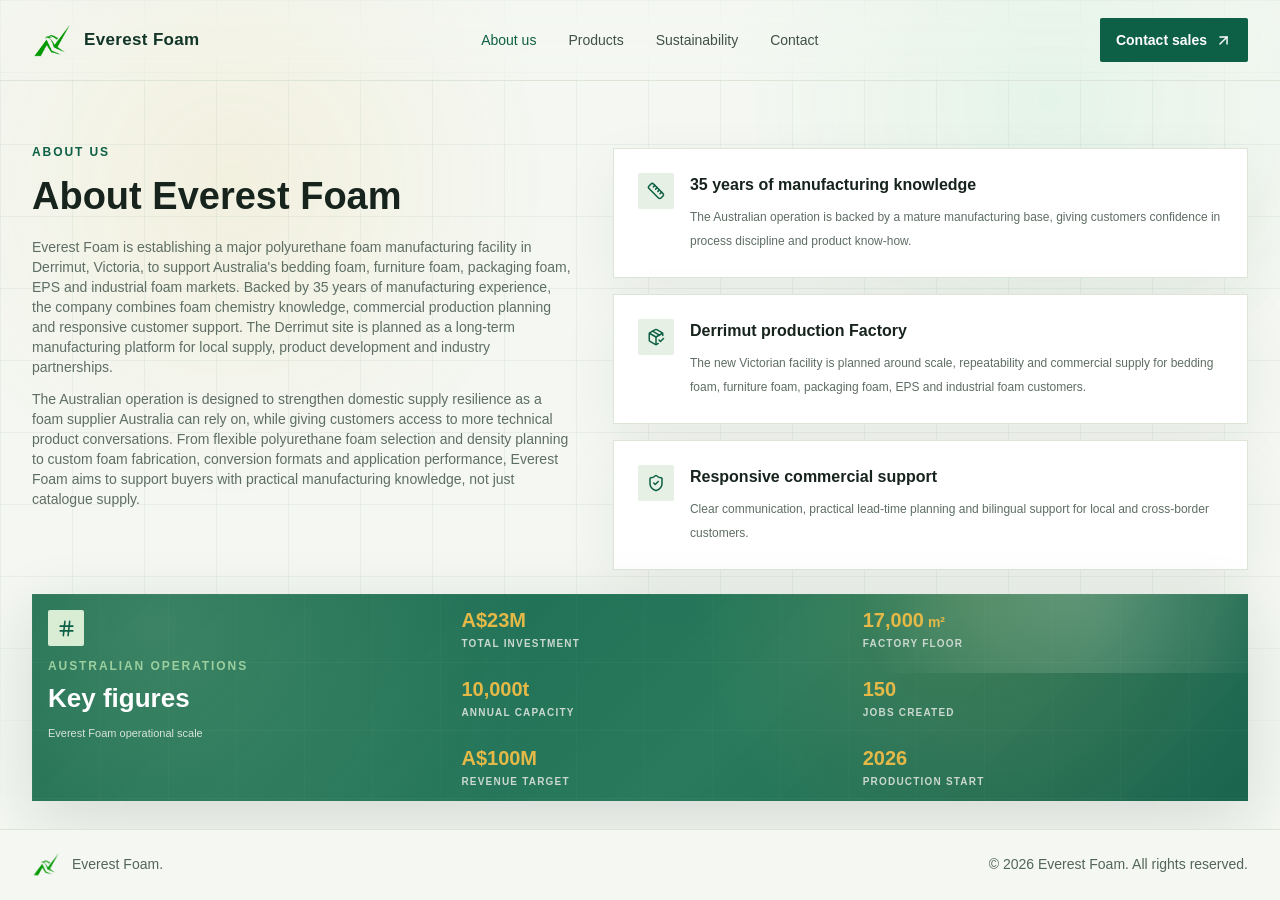
<file: about/index.html>
<!DOCTYPE html><html lang="en-AU"><head><meta charSet="utf-8"/><meta name="viewport" content="width=device-width, initial-scale=1"/><link rel="icon" href="/everest-favicon-48.png" sizes="48x48" type="image/png"/><link rel="icon" href="/everest-icon-192.png" sizes="192x192" type="image/png"/><link rel="apple-touch-icon" href="/everest-icon-192.png"/><link rel="manifest" href="/site.webmanifest"/><meta name="theme-color" content="#f4f7f2"/><link rel="stylesheet" href="/_next/static/chunks/0bog8ax2w268..css" data-precedence="next"/><link rel="preload" as="script" fetchPriority="low" href="/_next/static/chunks/0ht900cau6_ur.js"/><script src="/_next/static/chunks/0t2z5hkh7v~~b.js" async=""></script><script src="/_next/static/chunks/07lhk_q6pmm3r.js" async=""></script><script src="/_next/static/chunks/turbopack-0cek.dh0dqtgy.js" async=""></script><script src="/_next/static/chunks/0dbhjjzl8qfwv.js" async=""></script><script src="/_next/static/chunks/129egijdhx-ae.js" async=""></script><title>About Everest Foam | Foam Manufacturer in Melbourne Victoria</title><meta name="description" content="Learn about Everest Foam, a Melbourne-based foam manufacturer providing polyurethane foam products and custom foam solutions for Australian businesses."/><meta name="application-name" content="Everest Foam"/><meta name="author" content="Everest Foam"/><meta name="keywords" content="polyurethane foam manufacturer, foam manufacturer Melbourne, foam supplier Australia, flexible polyurethane foam, bedding foam, furniture foam, industrial foam, packaging foam, custom foam fabrication, Melbourne, Victoria, Australia"/><meta name="creator" content="Everest Foam"/><meta name="publisher" content="Everest Foam"/><meta name="robots" content="index, follow"/><meta name="category" content="foam manufacturing"/><link rel="canonical" href="https://everestfoam.com.au/about/"/><meta property="og:title" content="About Everest Foam | Foam Manufacturer in Melbourne Victoria"/><meta property="og:description" content="Learn about Everest Foam, a Melbourne-based foam manufacturer providing polyurethane foam products and custom foam solutions for Australian businesses."/><meta property="og:url" content="https://everestfoam.com.au/about/"/><meta property="og:site_name" content="Everest Foam"/><meta property="og:locale" content="en_AU"/><meta property="og:image" content="https://everestfoam.com.au/flexible-polyurethane-foam-bedding-and-mattress.png"/><meta property="og:image:width" content="1536"/><meta property="og:image:height" content="1024"/><meta property="og:image:alt" content="Polyurethane foam manufacturing in Melbourne by Everest Foam"/><meta property="og:type" content="website"/><meta name="twitter:card" content="summary"/><meta name="twitter:title" content="About Everest Foam | Foam Manufacturer in Melbourne Victoria"/><meta name="twitter:description" content="Learn about Everest Foam, a Melbourne-based foam manufacturer providing polyurethane foam products and custom foam solutions for Australian businesses."/><meta name="twitter:image" content="https://everestfoam.com.au/flexible-polyurethane-foam-bedding-and-mattress.png"/><script src="/_next/static/chunks/03~yq9q893hmn.js" noModule=""></script><script type="application/ld+json">{"@context":"https://schema.org","@graph":[{"@type":"Organization","@id":"https://everestfoam.com.au/#organization","name":"Everest Foam","url":"https://everestfoam.com.au/","logo":"https://everestfoam.com.au/everest-icon-512.png","description":"Everest Foam is an Australian polyurethane foam manufacturer and foam supplier serving Melbourne, Victoria and Australia.","contactPoint":{"@type":"ContactPoint","contactType":"sales enquiries","email":"sales@everestsupplies.com.au","areaServed":"AU","availableLanguage":["English","Chinese"]}},{"@type":"LocalBusiness","@id":"https://everestfoam.com.au/#localbusiness","name":"Everest Foam","url":"https://everestfoam.com.au/","image":"https://everestfoam.com.au/flexible-polyurethane-foam-bedding-and-mattress.png","description":"Polyurethane foam manufacturer and foam supplier based in Melbourne, Victoria, Australia.","additionalType":["https://schema.org/Manufacturer"],"address":{"@type":"PostalAddress","streetAddress":"30 Fulton Drive","addressLocality":"Derrimut","addressRegion":"Victoria","addressCountry":"AU"},"areaServed":[{"@type":"Country","name":"Australia"}],"makesOffer":[{"@type":"Offer","itemOffered":{"@type":"Product","name":"Flexible polyurethane foam"}},{"@type":"Offer","itemOffered":{"@type":"Product","name":"Bedding foam"}},{"@type":"Offer","itemOffered":{"@type":"Product","name":"Furniture foam"}},{"@type":"Offer","itemOffered":{"@type":"Product","name":"Industrial foam"}},{"@type":"Offer","itemOffered":{"@type":"Product","name":"Packaging foam"}},{"@type":"Offer","itemOffered":{"@type":"Service","name":"Custom foam fabrication"}}]}]}</script></head><body><div hidden=""><!--$--><!--/$--></div><main class="min-h-screen bg-[#f4f7f2] text-[#17231d]" data-language="en"><a class="skip-link" href="#content">Skip to content</a><header class="fixed inset-x-0 top-0 z-50 border-b border-[#dce5d8] bg-[#fbfcf8]/92 backdrop-blur-xl"><div class="mx-auto flex h-20 max-w-7xl items-center justify-between px-5 lg:px-8"><a class="flex items-center gap-3" href="/" aria-label="Everest Foam home"><span class="relative inline-flex shrink-0 items-center justify-center rounded-sm bg-[#123528] text-white h-10 w-10" aria-hidden="true"><span class="h-6 w-6 mountain-mark"></span></span><p class="text-[17px] font-semibold tracking-[0.02em] text-[#123528]">Everest Foam</p></a><nav class="hidden items-center gap-8 text-sm font-medium text-[#405047] lg:flex" aria-label="Primary"><a class="transition hover:text-[#0d5f45] text-[#0d5f45]" href="/about/">About us</a><a class="transition hover:text-[#0d5f45] " href="/products/">Products</a><a class="transition hover:text-[#0d5f45] " href="/sustainability/">Sustainability</a><a class="transition hover:text-[#0d5f45] " href="/contact/">Contact</a></nav><div class="hidden items-center gap-3 lg:flex"><a class="inline-flex h-11 items-center gap-2 rounded-sm bg-[#0d5f45] px-4 text-sm font-semibold text-white transition hover:bg-[#094533]" href="/contact/">Contact sales<svg xmlns="http://www.w3.org/2000/svg" width="17" height="17" viewBox="0 0 24 24" fill="none" stroke="currentColor" stroke-width="2" stroke-linecap="round" stroke-linejoin="round" class="lucide lucide-arrow-up-right"><path d="M7 7h10v10"></path><path d="M7 17 17 7"></path></svg></a></div><button class="inline-flex h-11 w-11 items-center justify-center rounded-sm border border-[#d2ddd0] bg-white text-[#123528] lg:hidden" type="button" aria-label="Open menu"><svg xmlns="http://www.w3.org/2000/svg" width="20" height="20" viewBox="0 0 24 24" fill="none" stroke="currentColor" stroke-width="2" stroke-linecap="round" stroke-linejoin="round" class="lucide lucide-menu"><line x1="4" x2="20" y1="12" y2="12"></line><line x1="4" x2="20" y1="6" y2="6"></line><line x1="4" x2="20" y1="18" y2="18"></line></svg></button></div></header><section class="relative overflow-hidden bg-[#f4f7f2] pt-24" id="content"><div class="absolute inset-0 foam-grid opacity-70" aria-hidden="true"></div><div class="relative mx-auto w-full max-w-7xl px-5 pb-7 pt-8 sm:pt-10 lg:px-8 lg:pt-12"><div class="grid gap-8 lg:grid-cols-[0.92fr_1.08fr] lg:items-start xl:gap-10"><div class="flex flex-col justify-start lg:min-h-[280px]"><p class="text-xs font-semibold uppercase tracking-[0.16em] text-[#0d5f45]">About us</p><h1 class="mt-4 max-w-2xl font-semibold leading-[1.08] tracking-normal text-[#17231d] text-[30px] sm:text-[38px]">About Everest Foam</h1><div class="mt-5 max-w-2xl space-y-3 text-[13px] leading-7 text-[#5e6e64] sm:text-sm"><p>Everest Foam is establishing a major polyurethane foam manufacturing facility in Derrimut, Victoria, to support Australia&#x27;s bedding foam, furniture foam, packaging foam, EPS and industrial foam markets. Backed by 35 years of manufacturing experience, the company combines foam chemistry knowledge, commercial production planning and responsive customer support. The Derrimut site is planned as a long-term manufacturing platform for local supply, product development and industry partnerships.</p><p>The Australian operation is designed to strengthen domestic supply resilience as a foam supplier Australia can rely on, while giving customers access to more technical product conversations. From flexible polyurethane foam selection and density planning to custom foam fabrication, conversion formats and application performance, Everest Foam aims to support buyers with practical manufacturing knowledge, not just catalogue supply.</p></div></div><div class="grid gap-3 pt-1 sm:gap-4"><article class="border border-[#dce5d8] bg-white p-4 shadow-[0_18px_60px_rgba(31,54,42,0.06)] sm:p-5 lg:min-h-[112px] xl:p-6"><div class="flex items-start gap-4"><span class="inline-flex h-9 w-9 shrink-0 items-center justify-center rounded-sm bg-[#e7f0e4] text-[#0d5f45]"><svg xmlns="http://www.w3.org/2000/svg" width="18" height="18" viewBox="0 0 24 24" fill="none" stroke="currentColor" stroke-width="2" stroke-linecap="round" stroke-linejoin="round" class="lucide lucide-ruler"><path d="M21.3 15.3a2.4 2.4 0 0 1 0 3.4l-2.6 2.6a2.4 2.4 0 0 1-3.4 0L2.7 8.7a2.41 2.41 0 0 1 0-3.4l2.6-2.6a2.41 2.41 0 0 1 3.4 0Z"></path><path d="m14.5 12.5 2-2"></path><path d="m11.5 9.5 2-2"></path><path d="m8.5 6.5 2-2"></path><path d="m17.5 15.5 2-2"></path></svg></span><div><h3 class="text-base font-semibold text-[#17231d]">35 years of manufacturing knowledge</h3><p class="mt-2 text-xs leading-6 text-[#5e6e64]">The Australian operation is backed by a mature manufacturing base, giving customers confidence in process discipline and product know-how.</p></div></div></article><article class="border border-[#dce5d8] bg-white p-4 shadow-[0_18px_60px_rgba(31,54,42,0.06)] sm:p-5 lg:min-h-[112px] xl:p-6"><div class="flex items-start gap-4"><span class="inline-flex h-9 w-9 shrink-0 items-center justify-center rounded-sm bg-[#e7f0e4] text-[#0d5f45]"><svg xmlns="http://www.w3.org/2000/svg" width="18" height="18" viewBox="0 0 24 24" fill="none" stroke="currentColor" stroke-width="2" stroke-linecap="round" stroke-linejoin="round" class="lucide lucide-package-check"><path d="m16 16 2 2 4-4"></path><path d="M21 10V8a2 2 0 0 0-1-1.73l-7-4a2 2 0 0 0-2 0l-7 4A2 2 0 0 0 3 8v8a2 2 0 0 0 1 1.73l7 4a2 2 0 0 0 2 0l2-1.14"></path><path d="m7.5 4.27 9 5.15"></path><polyline points="3.29 7 12 12 20.71 7"></polyline><line x1="12" x2="12" y1="22" y2="12"></line></svg></span><div><h3 class="text-base font-semibold text-[#17231d]">Derrimut production Factory</h3><p class="mt-2 text-xs leading-6 text-[#5e6e64]">The new Victorian facility is planned around scale, repeatability and commercial supply for bedding foam, furniture foam, packaging foam, EPS and industrial foam customers.</p></div></div></article><article class="border border-[#dce5d8] bg-white p-4 shadow-[0_18px_60px_rgba(31,54,42,0.06)] sm:p-5 lg:min-h-[112px] xl:p-6"><div class="flex items-start gap-4"><span class="inline-flex h-9 w-9 shrink-0 items-center justify-center rounded-sm bg-[#e7f0e4] text-[#0d5f45]"><svg xmlns="http://www.w3.org/2000/svg" width="18" height="18" viewBox="0 0 24 24" fill="none" stroke="currentColor" stroke-width="2" stroke-linecap="round" stroke-linejoin="round" class="lucide lucide-shield-check"><path d="M20 13c0 5-3.5 7.5-7.66 8.95a1 1 0 0 1-.67-.01C7.5 20.5 4 18 4 13V6a1 1 0 0 1 1-1c2 0 4.5-1.2 6.24-2.72a1.17 1.17 0 0 1 1.52 0C14.51 3.81 17 5 19 5a1 1 0 0 1 1 1z"></path><path d="m9 12 2 2 4-4"></path></svg></span><div><h3 class="text-base font-semibold text-[#17231d]">Responsive commercial support</h3><p class="mt-2 text-xs leading-6 text-[#5e6e64]">Clear communication, practical lead-time planning and bilingual support for local and cross-border customers.</p></div></div></article></div></div><section class="mt-6 key-figures-panel relative overflow-hidden text-white"><div class="key-figures-glow" aria-hidden="true"></div><div class="key-figures-sheen" aria-hidden="true"></div><div class="grid gap-0 lg:grid-cols-[0.68fr_1.32fr]"><div class="relative p-5 lg:p-4"><span class="mb-3 inline-flex h-9 w-9 items-center justify-center rounded-sm bg-[#d9ecd4] text-[#0d5f45]"><svg xmlns="http://www.w3.org/2000/svg" width="19" height="19" viewBox="0 0 24 24" fill="none" stroke="currentColor" stroke-width="2" stroke-linecap="round" stroke-linejoin="round" class="lucide lucide-hash"><line x1="4" x2="20" y1="9" y2="9"></line><line x1="4" x2="20" y1="15" y2="15"></line><line x1="10" x2="8" y1="3" y2="21"></line><line x1="16" x2="14" y1="3" y2="21"></line></svg></span><p class="text-xs font-semibold uppercase tracking-[0.16em] text-[#9bcf9f]">Australian operations</p><h2 class="mt-2 text-[26px] font-semibold leading-tight tracking-normal">Key figures</h2><p class="mt-2 text-[11px] leading-5 max-w-md text-[#d7e4dc]">Everest Foam operational scale</p></div><div class="relative"><div class="grid sm:grid-cols-2"><div class="px-4 py-3"><p class="text-xl font-semibold text-[#e4b947]">A$23M</p><p class="mt-0.5 text-[10px] font-semibold uppercase tracking-[0.12em] text-[#cbd8d0]">Total investment</p></div><div class="px-4 py-3"><p class="text-xl font-semibold text-[#e4b947]">17,000<span class="text-sm ml-1">m²</span></p><p class="mt-0.5 text-[10px] font-semibold uppercase tracking-[0.12em] text-[#cbd8d0]">Factory floor</p></div><div class="px-4 py-3"><p class="text-xl font-semibold text-[#e4b947]">10,000t</p><p class="mt-0.5 text-[10px] font-semibold uppercase tracking-[0.12em] text-[#cbd8d0]">Annual capacity</p></div><div class="px-4 py-3"><p class="text-xl font-semibold text-[#e4b947]">150</p><p class="mt-0.5 text-[10px] font-semibold uppercase tracking-[0.12em] text-[#cbd8d0]">Jobs created</p></div><div class="px-4 py-3"><p class="text-xl font-semibold text-[#e4b947]">A$100M</p><p class="mt-0.5 text-[10px] font-semibold uppercase tracking-[0.12em] text-[#cbd8d0]">Revenue target</p></div><div class="px-4 py-3"><p class="text-xl font-semibold text-[#e4b947]">2026</p><p class="mt-0.5 text-[10px] font-semibold uppercase tracking-[0.12em] text-[#cbd8d0]">Production start</p></div></div></div></div></section></div></section><footer class="border-t border-[#dce5d8] bg-[#f4f7f2]"><div class="mx-auto flex max-w-7xl flex-col gap-3 px-5 py-5 text-sm text-[#53655a] sm:flex-row sm:items-center sm:justify-between lg:px-8"><div class="flex items-center gap-3"><span class="relative inline-flex shrink-0 items-center justify-center rounded-sm bg-[#123528] text-white h-7 w-7" aria-hidden="true"><span class="h-4 w-4 mountain-mark"></span></span><span>Everest Foam.</span></div><p>© 2026 Everest Foam. All rights reserved.</p></div></footer></main><!--$--><!--/$--><script>
(function () {
  var isEverest = true || window.location.port === "3001" || /everest/i.test(window.location.hostname);
  if (!isEverest) return;

  function applyEverestBranding() {
var href = "/everest-favicon-48.png";
    document.querySelectorAll('link[rel~="icon"], link[rel="shortcut icon"], link[rel="apple-touch-icon"]').forEach(function (link) {
      link.parentNode && link.parentNode.removeChild(link);
    });

    var link = document.createElement("link");
    link.rel = "icon";
    link.type = "image/png"; link.sizes = "48x48"; link.href = href;
    link.setAttribute("data-everest-brand", "true");
    document.head.appendChild(link);
  }

  applyEverestBranding();
  window.addEventListener("DOMContentLoaded", applyEverestBranding);
  var observer = new MutationObserver(function () {
    var icons = document.querySelectorAll('link[rel~="icon"], link[rel="shortcut icon"], link[rel="apple-touch-icon"]');
    var needsUpdate = icons.length !== 1 || icons[0].getAttribute("href") !== href;
    if (needsUpdate) applyEverestBranding();
  });
  observer.observe(document.head, { childList: true, subtree: true });
  window.setTimeout(applyEverestBranding, 300);
  window.setTimeout(applyEverestBranding, 1000);
  window.setTimeout(function () { observer.disconnect(); applyEverestBranding(); }, 3000);
})();
            </script><script src="/_next/static/chunks/0ht900cau6_ur.js" id="_R_" async=""></script><script>(self.__next_f=self.__next_f||[]).push([0])</script><script>self.__next_f.push([1,"1:\"$Sreact.fragment\"\n2:I[39756,[\"/_next/static/chunks/0dbhjjzl8qfwv.js\"],\"default\"]\n3:I[37457,[\"/_next/static/chunks/0dbhjjzl8qfwv.js\"],\"default\"]\n5:I[11701,[\"/_next/static/chunks/0dbhjjzl8qfwv.js\",\"/_next/static/chunks/129egijdhx-ae.js\"],\"EverestSite\"]\n6:I[97367,[\"/_next/static/chunks/0dbhjjzl8qfwv.js\"],\"OutletBoundary\"]\n7:\"$Sreact.suspense\"\na:I[97367,[\"/_next/static/chunks/0dbhjjzl8qfwv.js\"],\"ViewportBoundary\"]\nc:I[97367,[\"/_next/static/chunks/0dbhjjzl8qfwv.js\"],\"MetadataBoundary\"]\ne:I[68027,[\"/_next/static/chunks/0dbhjjzl8qfwv.js\"],\"default\",1]\n:HL[\"/_next/static/chunks/0bog8ax2w268..css\",\"style\"]\n4:T578,"])</script><script>self.__next_f.push([1,"\n(function () {\n  var isEverest = true || window.location.port === \"3001\" || /everest/i.test(window.location.hostname);\n  if (!isEverest) return;\n\n  function applyEverestBranding() {\n    var href = \"/everest-favicon-48.png\";\n    document.querySelectorAll('link[rel~=\"icon\"], link[rel=\"shortcut icon\"], link[rel=\"apple-touch-icon\"]').forEach(function (link) {\n      link.parentNode \u0026\u0026 link.parentNode.removeChild(link);\n    });\n\n    var link = document.createElement(\"link\");\n    link.rel = \"icon\";\n    link.type = \"image/png\";\n    link.href = href;\n    link.setAttribute(\"data-everest-brand\", \"true\");\n    document.head.appendChild(link);\n  }\n\n  applyEverestBranding();\n  window.addEventListener(\"DOMContentLoaded\", applyEverestBranding);\n  var observer = new MutationObserver(function () {\n    var icons = document.querySelectorAll('link[rel~=\"icon\"], link[rel=\"shortcut icon\"], link[rel=\"apple-touch-icon\"]');\n    var needsUpdate = icons.length !== 1 || icons[0].getAttribute(\"href\") !== href;\n    if (needsUpdate) applyEverestBranding();\n  });\n  observer.observe(document.head, { childList: true, subtree: true });\n  window.setTimeout(applyEverestBranding, 300);\n  window.setTimeout(applyEverestBranding, 1000);\n  window.setTimeout(function () { observer.disconnect(); applyEverestBranding(); }, 3000);\n})();\n            "])</script><script>self.__next_f.push([1,"0:{\"P\":null,\"c\":[\"\",\"about\",\"\"],\"q\":\"\",\"i\":false,\"f\":[[[\"\",{\"children\":[\"about\",{\"children\":[\"__PAGE__\",{}]}]},\"$undefined\",\"$undefined\",16],[[\"$\",\"$1\",\"c\",{\"children\":[[[\"$\",\"link\",\"0\",{\"rel\":\"stylesheet\",\"href\":\"/_next/static/chunks/0bog8ax2w268..css\",\"precedence\":\"next\",\"crossOrigin\":\"$undefined\",\"nonce\":\"$undefined\"}],[\"$\",\"script\",\"script-0\",{\"src\":\"/_next/static/chunks/0dbhjjzl8qfwv.js\",\"async\":true,\"nonce\":\"$undefined\"}]],[\"$\",\"html\",null,{\"lang\":\"en-AU\",\"children\":[\"$\",\"body\",null,{\"children\":[[\"$\",\"$L2\",null,{\"parallelRouterKey\":\"children\",\"error\":\"$undefined\",\"errorStyles\":\"$undefined\",\"errorScripts\":\"$undefined\",\"template\":[\"$\",\"$L3\",null,{}],\"templateStyles\":\"$undefined\",\"templateScripts\":\"$undefined\",\"notFound\":[[[\"$\",\"title\",null,{\"children\":\"404: This page could not be found.\"}],[\"$\",\"div\",null,{\"style\":{\"fontFamily\":\"system-ui,\\\"Segoe UI\\\",Roboto,Helvetica,Arial,sans-serif,\\\"Apple Color Emoji\\\",\\\"Segoe UI Emoji\\\"\",\"height\":\"100vh\",\"textAlign\":\"center\",\"display\":\"flex\",\"flexDirection\":\"column\",\"alignItems\":\"center\",\"justifyContent\":\"center\"},\"children\":[\"$\",\"div\",null,{\"children\":[[\"$\",\"style\",null,{\"dangerouslySetInnerHTML\":{\"__html\":\"body{color:#000;background:#fff;margin:0}.next-error-h1{border-right:1px solid rgba(0,0,0,.3)}@media (prefers-color-scheme:dark){body{color:#fff;background:#000}.next-error-h1{border-right:1px solid rgba(255,255,255,.3)}}\"}}],[\"$\",\"h1\",null,{\"className\":\"next-error-h1\",\"style\":{\"display\":\"inline-block\",\"margin\":\"0 20px 0 0\",\"padding\":\"0 23px 0 0\",\"fontSize\":24,\"fontWeight\":500,\"verticalAlign\":\"top\",\"lineHeight\":\"49px\"},\"children\":404}],[\"$\",\"div\",null,{\"style\":{\"display\":\"inline-block\"},\"children\":[\"$\",\"h2\",null,{\"style\":{\"fontSize\":14,\"fontWeight\":400,\"lineHeight\":\"49px\",\"margin\":0},\"children\":\"This page could not be found.\"}]}]]}]}]],[]],\"forbidden\":\"$undefined\",\"unauthorized\":\"$undefined\"}],[\"$\",\"script\",null,{\"dangerouslySetInnerHTML\":{\"__html\":\"$4\"}}]]}]}]]}],{\"children\":[[\"$\",\"$1\",\"c\",{\"children\":[null,[\"$\",\"$L2\",null,{\"parallelRouterKey\":\"children\",\"error\":\"$undefined\",\"errorStyles\":\"$undefined\",\"errorScripts\":\"$undefined\",\"template\":[\"$\",\"$L3\",null,{}],\"templateStyles\":\"$undefined\",\"templateScripts\":\"$undefined\",\"notFound\":\"$undefined\",\"forbidden\":\"$undefined\",\"unauthorized\":\"$undefined\"}]]}],{\"children\":[[\"$\",\"$1\",\"c\",{\"children\":[[\"$\",\"$L5\",null,{\"page\":\"about\"}],[[\"$\",\"script\",\"script-0\",{\"src\":\"/_next/static/chunks/129egijdhx-ae.js\",\"async\":true,\"nonce\":\"$undefined\"}]],[\"$\",\"$L6\",null,{\"children\":[\"$\",\"$7\",null,{\"name\":\"Next.MetadataOutlet\",\"children\":\"$@8\"}]}]]}],{},null,false,null]},null,false,\"$@9\"]},null,false,null],[\"$\",\"$1\",\"h\",{\"children\":[null,[\"$\",\"$La\",null,{\"children\":\"$Lb\"}],[\"$\",\"div\",null,{\"hidden\":true,\"children\":[\"$\",\"$Lc\",null,{\"children\":[\"$\",\"$7\",null,{\"name\":\"Next.Metadata\",\"children\":\"$Ld\"}]}]}],null]}],false]],\"m\":\"$undefined\",\"G\":[\"$e\",[[\"$\",\"link\",\"0\",{\"rel\":\"stylesheet\",\"href\":\"/_next/static/chunks/0bog8ax2w268..css\",\"precedence\":\"next\",\"crossOrigin\":\"$undefined\",\"nonce\":\"$undefined\"}]]],\"S\":true,\"h\":null,\"s\":\"$undefined\",\"l\":\"$undefined\",\"p\":\"$undefined\",\"d\":\"$undefined\",\"b\":\"pxtN_bCX9iPHcbuPgizwf\"}\n"])</script><script>self.__next_f.push([1,"f:[]\n9:\"$Wf\"\n"])</script><script>self.__next_f.push([1,"b:[[\"$\",\"meta\",\"0\",{\"charSet\":\"utf-8\"}],[\"$\",\"meta\",\"1\",{\"name\":\"viewport\",\"content\":\"width=device-width, initial-scale=1\"}]]\n"])</script><script>self.__next_f.push([1,"10:I[27201,[\"/_next/static/chunks/0dbhjjzl8qfwv.js\"],\"IconMark\"]\n8:null\n"])</script><script>self.__next_f.push([1,"d:[[\"$\",\"title\",\"0\",{\"children\":\"About Everest Foam | Foam Manufacturer in Melbourne Victoria\"}],[\"$\",\"meta\",\"1\",{\"name\":\"description\",\"content\":\"Learn about Everest Foam, a Melbourne-based foam manufacturer providing polyurethane foam products and custom foam solutions for Australian businesses.\"}],[\"$\",\"meta\",\"2\",{\"name\":\"application-name\",\"content\":\"Everest Foam\"}],[\"$\",\"meta\",\"3\",{\"name\":\"author\",\"content\":\"Everest Foam\"}],[\"$\",\"meta\",\"4\",{\"name\":\"keywords\",\"content\":\"polyurethane foam manufacturer, foam manufacturer Melbourne, foam supplier Australia, flexible polyurethane foam, bedding foam, furniture foam, industrial foam, packaging foam, custom foam fabrication, Melbourne, Victoria, Australia\"}],[\"$\",\"meta\",\"5\",{\"name\":\"creator\",\"content\":\"Everest Foam\"}],[\"$\",\"meta\",\"6\",{\"name\":\"publisher\",\"content\":\"Everest Foam\"}],[\"$\",\"meta\",\"7\",{\"name\":\"robots\",\"content\":\"index, follow\"}],[\"$\",\"meta\",\"8\",{\"name\":\"category\",\"content\":\"foam manufacturing\"}],[\"$\",\"link\",\"9\",{\"rel\":\"canonical\",\"href\":\"https://everestfoam.com.au/about/\"}],[\"$\",\"meta\",\"10\",{\"property\":\"og:title\",\"content\":\"About Everest Foam | Foam Manufacturer in Melbourne Victoria\"}],[\"$\",\"meta\",\"11\",{\"property\":\"og:description\",\"content\":\"Learn about Everest Foam, a Melbourne-based foam manufacturer providing polyurethane foam products and custom foam solutions for Australian businesses.\"}],[\"$\",\"meta\",\"12\",{\"property\":\"og:url\",\"content\":\"https://everestfoam.com.au/about/\"}],[\"$\",\"meta\",\"13\",{\"property\":\"og:site_name\",\"content\":\"Everest Foam\"}],[\"$\",\"meta\",\"14\",{\"property\":\"og:locale\",\"content\":\"en_AU\"}],[\"$\",\"meta\",\"15\",{\"property\":\"og:image\",\"content\":\"https://everestfoam.com.au/flexible-polyurethane-foam-bedding-and-mattress.png\"}],[\"$\",\"meta\",\"16\",{\"property\":\"og:image:width\",\"content\":\"1536\"}],[\"$\",\"meta\",\"17\",{\"property\":\"og:image:height\",\"content\":\"1024\"}],[\"$\",\"meta\",\"18\",{\"property\":\"og:image:alt\",\"content\":\"Polyurethane foam manufacturing in Melbourne by Everest Foam\"}],[\"$\",\"meta\",\"19\",{\"property\":\"og:type\",\"content\":\"website\"}],[\"$\",\"meta\",\"20\",{\"name\":\"twitter:card\",\"content\":\"summary\"}],[\"$\",\"meta\",\"21\",{\"name\":\"twitter:title\",\"content\":\"About Everest Foam | Foam Manufacturer in Melbourne Victoria\"}],[\"$\",\"meta\",\"22\",{\"name\":\"twitter:description\",\"content\":\"Learn about Everest Foam, a Melbourne-based foam manufacturer providing polyurethane foam products and custom foam solutions for Australian businesses.\"}],[\"$\",\"meta\",\"23\",{\"name\":\"twitter:image\",\"content\":\"https://everestfoam.com.au/flexible-polyurethane-foam-bedding-and-mattress.png\"}],[\"$\",\"link\",\"24\",{\"rel\":\"icon\",\"href\":\"/everest-favicon-48.png\",\"type\":\"image/png\"}],[\"$\",\"link\",\"25\",{\"rel\":\"apple-touch-icon\",\"href\":\"/everest-favicon-48.png\"}],[\"$\",\"$L10\",\"26\",{}]]\n"])</script><script id="everest-seo-h1-guard">(function(){function fix(){var h=document.querySelector('h1');if(!h)return;var p=location.pathname.replace(/\/+$/,'')||'/';if(p==='/about')h.textContent='About Everest Foam';if(p==='/sustainability')h.textContent='Sustainability Commitment and Practice';}fix();window.addEventListener('DOMContentLoaded',fix);window.setTimeout(fix,300);window.setTimeout(fix,1000);})();</script></body></html>
</file>
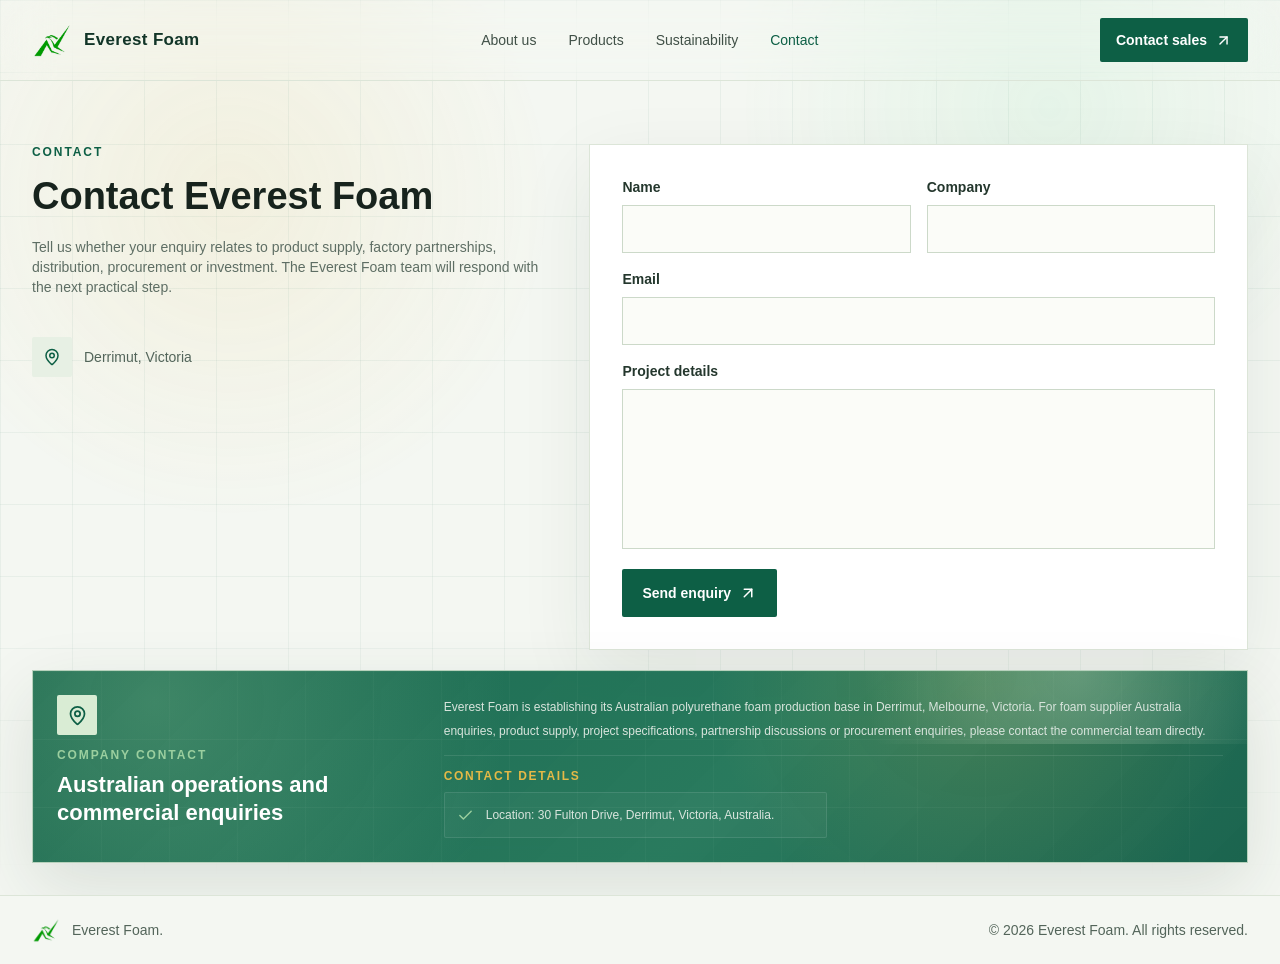
<file: contact/index.html>
<!DOCTYPE html><html lang="en-AU"><head><meta charSet="utf-8"/><meta name="viewport" content="width=device-width, initial-scale=1"/><link rel="icon" href="/everest-favicon-48.png" sizes="48x48" type="image/png"/><link rel="icon" href="/everest-icon-192.png" sizes="192x192" type="image/png"/><link rel="apple-touch-icon" href="/everest-icon-192.png"/><link rel="manifest" href="/site.webmanifest"/><meta name="theme-color" content="#f4f7f2"/><link rel="stylesheet" href="/_next/static/chunks/0bog8ax2w268..css" data-precedence="next"/><link rel="preload" as="script" fetchPriority="low" href="/_next/static/chunks/0ht900cau6_ur.js"/><script src="/_next/static/chunks/0t2z5hkh7v~~b.js" async=""></script><script src="/_next/static/chunks/07lhk_q6pmm3r.js" async=""></script><script src="/_next/static/chunks/turbopack-0cek.dh0dqtgy.js" async=""></script><script src="/_next/static/chunks/0dbhjjzl8qfwv.js" async=""></script><script src="/_next/static/chunks/129egijdhx-ae.js" async=""></script><title>Contact Everest Foam | Foam Supplier Melbourne Australia</title><meta name="description" content="Contact Everest Foam in Melbourne, Victoria for polyurethane foam manufacturing, supply and custom foam product enquiries."/><meta name="application-name" content="Everest Foam"/><meta name="author" content="Everest Foam"/><meta name="keywords" content="polyurethane foam manufacturer, foam manufacturer Melbourne, foam supplier Australia, flexible polyurethane foam, bedding foam, furniture foam, industrial foam, packaging foam, custom foam fabrication, Melbourne, Victoria, Australia"/><meta name="creator" content="Everest Foam"/><meta name="publisher" content="Everest Foam"/><meta name="robots" content="index, follow"/><meta name="category" content="foam manufacturing"/><link rel="canonical" href="https://everestfoam.com.au/contact/"/><meta property="og:title" content="Contact Everest Foam | Foam Supplier Melbourne Australia"/><meta property="og:description" content="Contact Everest Foam in Melbourne, Victoria for polyurethane foam manufacturing, supply and custom foam product enquiries."/><meta property="og:url" content="https://everestfoam.com.au/contact/"/><meta property="og:site_name" content="Everest Foam"/><meta property="og:locale" content="en_AU"/><meta property="og:image" content="https://everestfoam.com.au/flexible-polyurethane-foam-bedding-and-mattress.png"/><meta property="og:image:width" content="1536"/><meta property="og:image:height" content="1024"/><meta property="og:image:alt" content="Polyurethane foam manufacturing in Melbourne by Everest Foam"/><meta property="og:type" content="website"/><meta name="twitter:card" content="summary"/><meta name="twitter:title" content="Contact Everest Foam | Foam Supplier Melbourne Australia"/><meta name="twitter:description" content="Contact Everest Foam in Melbourne, Victoria for polyurethane foam manufacturing, supply and custom foam product enquiries."/><meta name="twitter:image" content="https://everestfoam.com.au/flexible-polyurethane-foam-bedding-and-mattress.png"/><script src="/_next/static/chunks/03~yq9q893hmn.js" noModule=""></script><script type="application/ld+json">{"@context":"https://schema.org","@graph":[{"@type":"Organization","@id":"https://everestfoam.com.au/#organization","name":"Everest Foam","url":"https://everestfoam.com.au/","logo":"https://everestfoam.com.au/everest-icon-512.png","description":"Everest Foam is an Australian polyurethane foam manufacturer and foam supplier serving Melbourne, Victoria and Australia.","contactPoint":{"@type":"ContactPoint","contactType":"sales enquiries","email":"sales@everestsupplies.com.au","areaServed":"AU","availableLanguage":["English","Chinese"]}},{"@type":"LocalBusiness","@id":"https://everestfoam.com.au/#localbusiness","name":"Everest Foam","url":"https://everestfoam.com.au/","image":"https://everestfoam.com.au/flexible-polyurethane-foam-bedding-and-mattress.png","description":"Polyurethane foam manufacturer and foam supplier based in Melbourne, Victoria, Australia.","additionalType":["https://schema.org/Manufacturer"],"address":{"@type":"PostalAddress","streetAddress":"30 Fulton Drive","addressLocality":"Derrimut","addressRegion":"Victoria","addressCountry":"AU"},"areaServed":[{"@type":"Country","name":"Australia"}],"makesOffer":[{"@type":"Offer","itemOffered":{"@type":"Product","name":"Flexible polyurethane foam"}},{"@type":"Offer","itemOffered":{"@type":"Product","name":"Bedding foam"}},{"@type":"Offer","itemOffered":{"@type":"Product","name":"Furniture foam"}},{"@type":"Offer","itemOffered":{"@type":"Product","name":"Industrial foam"}},{"@type":"Offer","itemOffered":{"@type":"Product","name":"Packaging foam"}},{"@type":"Offer","itemOffered":{"@type":"Service","name":"Custom foam fabrication"}}]}]}</script></head><body><div hidden=""><!--$--><!--/$--></div><main class="min-h-screen bg-[#f4f7f2] text-[#17231d]" data-language="en"><a class="skip-link" href="#content">Skip to content</a><header class="fixed inset-x-0 top-0 z-50 border-b border-[#dce5d8] bg-[#fbfcf8]/92 backdrop-blur-xl"><div class="mx-auto flex h-20 max-w-7xl items-center justify-between px-5 lg:px-8"><a class="flex items-center gap-3" href="/" aria-label="Everest Foam home"><span class="relative inline-flex shrink-0 items-center justify-center rounded-sm bg-[#123528] text-white h-10 w-10" aria-hidden="true"><span class="h-6 w-6 mountain-mark"></span></span><p class="text-[17px] font-semibold tracking-[0.02em] text-[#123528]">Everest Foam</p></a><nav class="hidden items-center gap-8 text-sm font-medium text-[#405047] lg:flex" aria-label="Primary"><a class="transition hover:text-[#0d5f45] " href="/about/">About us</a><a class="transition hover:text-[#0d5f45] " href="/products/">Products</a><a class="transition hover:text-[#0d5f45] " href="/sustainability/">Sustainability</a><a class="transition hover:text-[#0d5f45] text-[#0d5f45]" href="/contact/">Contact</a></nav><div class="hidden items-center gap-3 lg:flex"><a class="inline-flex h-11 items-center gap-2 rounded-sm bg-[#0d5f45] px-4 text-sm font-semibold text-white transition hover:bg-[#094533]" href="/contact/">Contact sales<svg xmlns="http://www.w3.org/2000/svg" width="17" height="17" viewBox="0 0 24 24" fill="none" stroke="currentColor" stroke-width="2" stroke-linecap="round" stroke-linejoin="round" class="lucide lucide-arrow-up-right"><path d="M7 7h10v10"></path><path d="M7 17 17 7"></path></svg></a></div><button class="inline-flex h-11 w-11 items-center justify-center rounded-sm border border-[#d2ddd0] bg-white text-[#123528] lg:hidden" type="button" aria-label="Open menu"><svg xmlns="http://www.w3.org/2000/svg" width="20" height="20" viewBox="0 0 24 24" fill="none" stroke="currentColor" stroke-width="2" stroke-linecap="round" stroke-linejoin="round" class="lucide lucide-menu"><line x1="4" x2="20" y1="12" y2="12"></line><line x1="4" x2="20" y1="6" y2="6"></line><line x1="4" x2="20" y1="18" y2="18"></line></svg></button></div></header><section class="relative overflow-hidden bg-[#f4f7f2] pt-24" id="content"><div class="absolute inset-0 foam-grid opacity-70" aria-hidden="true"></div><div class="relative mx-auto max-w-7xl px-5 pb-8 pt-8 sm:pt-12 lg:px-8"><div><div class="grid gap-10 lg:grid-cols-[0.88fr_1.12fr] lg:items-start"><div><div><p class="text-xs font-semibold uppercase tracking-[0.16em] text-[#0d5f45]">Contact</p><h1 class="mt-4 max-w-2xl text-[30px] font-semibold leading-[1.08] tracking-normal text-[#17231d] sm:text-[38px]">Contact Everest Foam</h1><p class="mt-5 max-w-2xl text-[13px] leading-7 text-[#5e6e64] sm:text-sm">Tell us whether your enquiry relates to product supply, factory partnerships, distribution, procurement or investment. The Everest Foam team will respond with the next practical step.</p></div><div class="mt-10 grid gap-4 text-sm text-[#53655a]"><div class="flex items-center gap-3"><span class="inline-flex h-10 w-10 items-center justify-center rounded-sm bg-[#e7f0e4] text-[#0d5f45]"><svg xmlns="http://www.w3.org/2000/svg" width="18" height="18" viewBox="0 0 24 24" fill="none" stroke="currentColor" stroke-width="2" stroke-linecap="round" stroke-linejoin="round" class="lucide lucide-map-pin"><path d="M20 10c0 4.993-5.539 10.193-7.399 11.799a1 1 0 0 1-1.202 0C9.539 20.193 4 14.993 4 10a8 8 0 0 1 16 0"></path><circle cx="12" cy="10" r="3"></circle></svg></span><span class="min-w-0 break-words">Derrimut, Victoria</span></div></div></div><form class="border border-[#dce5d8] bg-white p-5 shadow-[0_24px_70px_rgba(31,54,42,0.08)] sm:p-8" action="https://formsubmit.co/sales@everestsupplies.com.au" method="POST"><input type="hidden" name="_subject" value="Everest Foam website enquiry"/><input type="hidden" name="_template" value="table"/><input type="hidden" name="_captcha" value="false"/><input type="hidden" name="_next" value="https://everestfoam.com.au/contact/"/><div class="grid gap-4 sm:grid-cols-2"><label class="grid gap-2 text-sm font-semibold text-[#24372d]">Name<input class="h-12 border border-[#ccd9c9] bg-[#fbfcf8] px-4 text-sm font-normal outline-none transition focus:border-[#0d5f45] focus:bg-white" required="" type="text" name="name"/></label><label class="grid gap-2 text-sm font-semibold text-[#24372d]">Company<input class="h-12 border border-[#ccd9c9] bg-[#fbfcf8] px-4 text-sm font-normal outline-none transition focus:border-[#0d5f45] focus:bg-white" required="" type="text" name="company"/></label></div><div class="mt-4"><label class="grid gap-2 text-sm font-semibold text-[#24372d]">Email<input class="h-12 border border-[#ccd9c9] bg-[#fbfcf8] px-4 text-sm font-normal outline-none transition focus:border-[#0d5f45] focus:bg-white" required="" type="email" name="email"/></label></div><label class="mt-4 grid gap-2 text-sm font-semibold text-[#24372d]">Project details<textarea class="min-h-40 resize-none border border-[#ccd9c9] bg-[#fbfcf8] px-4 py-3 text-sm font-normal leading-7 outline-none transition focus:border-[#0d5f45] focus:bg-white" name="message" required=""></textarea></label><button class="mt-5 inline-flex h-12 w-full items-center justify-center gap-2 rounded-sm bg-[#0d5f45] px-5 text-sm font-semibold text-white transition hover:bg-[#094533] sm:w-auto" type="submit">Send enquiry<svg xmlns="http://www.w3.org/2000/svg" width="18" height="18" viewBox="0 0 24 24" fill="none" stroke="currentColor" stroke-width="2" stroke-linecap="round" stroke-linejoin="round" class="lucide lucide-arrow-up-right"><path d="M7 7h10v10"></path><path d="M7 17 17 7"></path></svg></button></form></div><section class="info-feature-panel mt-5 grid gap-5 border border-[#b7d1bc] p-5 text-white shadow-[0_24px_70px_rgba(31,54,42,0.12)] lg:grid-cols-[0.32fr_0.68fr] lg:p-6"><div class="info-feature-glow" aria-hidden="true"></div><div class="info-feature-sheen" aria-hidden="true"></div><div class="relative z-10"><span class="inline-flex h-10 w-10 items-center justify-center rounded-sm bg-[#d9ecd4] text-[#0d5f45]"><svg xmlns="http://www.w3.org/2000/svg" width="21" height="21" viewBox="0 0 24 24" fill="none" stroke="currentColor" stroke-width="2" stroke-linecap="round" stroke-linejoin="round" class="lucide lucide-map-pin"><path d="M20 10c0 4.993-5.539 10.193-7.399 11.799a1 1 0 0 1-1.202 0C9.539 20.193 4 14.993 4 10a8 8 0 0 1 16 0"></path><circle cx="12" cy="10" r="3"></circle></svg></span><p class="mt-3 text-xs font-semibold uppercase tracking-[0.16em] text-[#9bcf9f]">Company contact</p><h2 class="mt-2 max-w-xl text-[22px] font-semibold leading-tight tracking-normal">Australian operations and commercial enquiries</h2></div><div class="relative z-10"><p class="text-xs leading-6 text-[#d9e5dd]">Everest Foam is establishing its Australian polyurethane foam production base in Derrimut, Melbourne, Victoria. For foam supplier Australia enquiries, product supply, project specifications, partnership discussions or procurement enquiries, please contact the commercial team directly.</p><div class="mt-3 border-t border-white/10 pt-3"><p class="text-xs font-semibold uppercase tracking-[0.14em] text-[#e4b947]">Contact details</p><div class="mt-2 grid gap-3 md:grid-cols-2"><div class="flex gap-3 rounded-sm border border-white/10 bg-white/[0.03] px-3 py-2.5"><svg xmlns="http://www.w3.org/2000/svg" width="17" height="17" viewBox="0 0 24 24" fill="none" stroke="currentColor" stroke-width="2" stroke-linecap="round" stroke-linejoin="round" class="lucide lucide-check mt-1 shrink-0 text-[#9bcf9f]"><path d="M20 6 9 17l-5-5"></path></svg><p class="text-xs leading-6 text-[#d9e5dd]">Location: 30 Fulton Drive, Derrimut, Victoria, Australia.</p></div></div></div></div></section></div></div></section><footer class="border-t border-[#dce5d8] bg-[#f4f7f2]"><div class="mx-auto flex max-w-7xl flex-col gap-3 px-5 py-5 text-sm text-[#53655a] sm:flex-row sm:items-center sm:justify-between lg:px-8"><div class="flex items-center gap-3"><span class="relative inline-flex shrink-0 items-center justify-center rounded-sm bg-[#123528] text-white h-7 w-7" aria-hidden="true"><span class="h-4 w-4 mountain-mark"></span></span><span>Everest Foam.</span></div><p>© 2026 Everest Foam. All rights reserved.</p></div></footer></main><!--$--><!--/$--><script>
(function () {
  var isEverest = true || window.location.port === "3001" || /everest/i.test(window.location.hostname);
  if (!isEverest) return;

  function applyEverestBranding() {
var href = "/everest-favicon-48.png";
    document.querySelectorAll('link[rel~="icon"], link[rel="shortcut icon"], link[rel="apple-touch-icon"]').forEach(function (link) {
      link.parentNode && link.parentNode.removeChild(link);
    });

    var link = document.createElement("link");
    link.rel = "icon";
    link.type = "image/png"; link.sizes = "48x48"; link.href = href;
    link.setAttribute("data-everest-brand", "true");
    document.head.appendChild(link);
  }

  applyEverestBranding();
  window.addEventListener("DOMContentLoaded", applyEverestBranding);
  var observer = new MutationObserver(function () {
    var icons = document.querySelectorAll('link[rel~="icon"], link[rel="shortcut icon"], link[rel="apple-touch-icon"]');
    var needsUpdate = icons.length !== 1 || icons[0].getAttribute("href") !== href;
    if (needsUpdate) applyEverestBranding();
  });
  observer.observe(document.head, { childList: true, subtree: true });
  window.setTimeout(applyEverestBranding, 300);
  window.setTimeout(applyEverestBranding, 1000);
  window.setTimeout(function () { observer.disconnect(); applyEverestBranding(); }, 3000);
})();
            </script><script src="/_next/static/chunks/0ht900cau6_ur.js" id="_R_" async=""></script><script>(self.__next_f=self.__next_f||[]).push([0])</script><script>self.__next_f.push([1,"1:\"$Sreact.fragment\"\n2:I[39756,[\"/_next/static/chunks/0dbhjjzl8qfwv.js\"],\"default\"]\n3:I[37457,[\"/_next/static/chunks/0dbhjjzl8qfwv.js\"],\"default\"]\n5:I[11701,[\"/_next/static/chunks/0dbhjjzl8qfwv.js\",\"/_next/static/chunks/129egijdhx-ae.js\"],\"EverestSite\"]\n6:I[97367,[\"/_next/static/chunks/0dbhjjzl8qfwv.js\"],\"OutletBoundary\"]\n7:\"$Sreact.suspense\"\na:I[97367,[\"/_next/static/chunks/0dbhjjzl8qfwv.js\"],\"ViewportBoundary\"]\nc:I[97367,[\"/_next/static/chunks/0dbhjjzl8qfwv.js\"],\"MetadataBoundary\"]\ne:I[68027,[\"/_next/static/chunks/0dbhjjzl8qfwv.js\"],\"default\",1]\n:HL[\"/_next/static/chunks/0bog8ax2w268..css\",\"style\"]\n4:T578,"])</script><script>self.__next_f.push([1,"\n(function () {\n  var isEverest = true || window.location.port === \"3001\" || /everest/i.test(window.location.hostname);\n  if (!isEverest) return;\n\n  function applyEverestBranding() {\n    var href = \"/everest-favicon-48.png\";\n    document.querySelectorAll('link[rel~=\"icon\"], link[rel=\"shortcut icon\"], link[rel=\"apple-touch-icon\"]').forEach(function (link) {\n      link.parentNode \u0026\u0026 link.parentNode.removeChild(link);\n    });\n\n    var link = document.createElement(\"link\");\n    link.rel = \"icon\";\n    link.type = \"image/png\";\n    link.href = href;\n    link.setAttribute(\"data-everest-brand\", \"true\");\n    document.head.appendChild(link);\n  }\n\n  applyEverestBranding();\n  window.addEventListener(\"DOMContentLoaded\", applyEverestBranding);\n  var observer = new MutationObserver(function () {\n    var icons = document.querySelectorAll('link[rel~=\"icon\"], link[rel=\"shortcut icon\"], link[rel=\"apple-touch-icon\"]');\n    var needsUpdate = icons.length !== 1 || icons[0].getAttribute(\"href\") !== href;\n    if (needsUpdate) applyEverestBranding();\n  });\n  observer.observe(document.head, { childList: true, subtree: true });\n  window.setTimeout(applyEverestBranding, 300);\n  window.setTimeout(applyEverestBranding, 1000);\n  window.setTimeout(function () { observer.disconnect(); applyEverestBranding(); }, 3000);\n})();\n            "])</script><script>self.__next_f.push([1,"0:{\"P\":null,\"c\":[\"\",\"contact\",\"\"],\"q\":\"\",\"i\":false,\"f\":[[[\"\",{\"children\":[\"contact\",{\"children\":[\"__PAGE__\",{}]}]},\"$undefined\",\"$undefined\",16],[[\"$\",\"$1\",\"c\",{\"children\":[[[\"$\",\"link\",\"0\",{\"rel\":\"stylesheet\",\"href\":\"/_next/static/chunks/0bog8ax2w268..css\",\"precedence\":\"next\",\"crossOrigin\":\"$undefined\",\"nonce\":\"$undefined\"}],[\"$\",\"script\",\"script-0\",{\"src\":\"/_next/static/chunks/0dbhjjzl8qfwv.js\",\"async\":true,\"nonce\":\"$undefined\"}]],[\"$\",\"html\",null,{\"lang\":\"en-AU\",\"children\":[\"$\",\"body\",null,{\"children\":[[\"$\",\"$L2\",null,{\"parallelRouterKey\":\"children\",\"error\":\"$undefined\",\"errorStyles\":\"$undefined\",\"errorScripts\":\"$undefined\",\"template\":[\"$\",\"$L3\",null,{}],\"templateStyles\":\"$undefined\",\"templateScripts\":\"$undefined\",\"notFound\":[[[\"$\",\"title\",null,{\"children\":\"404: This page could not be found.\"}],[\"$\",\"div\",null,{\"style\":{\"fontFamily\":\"system-ui,\\\"Segoe UI\\\",Roboto,Helvetica,Arial,sans-serif,\\\"Apple Color Emoji\\\",\\\"Segoe UI Emoji\\\"\",\"height\":\"100vh\",\"textAlign\":\"center\",\"display\":\"flex\",\"flexDirection\":\"column\",\"alignItems\":\"center\",\"justifyContent\":\"center\"},\"children\":[\"$\",\"div\",null,{\"children\":[[\"$\",\"style\",null,{\"dangerouslySetInnerHTML\":{\"__html\":\"body{color:#000;background:#fff;margin:0}.next-error-h1{border-right:1px solid rgba(0,0,0,.3)}@media (prefers-color-scheme:dark){body{color:#fff;background:#000}.next-error-h1{border-right:1px solid rgba(255,255,255,.3)}}\"}}],[\"$\",\"h1\",null,{\"className\":\"next-error-h1\",\"style\":{\"display\":\"inline-block\",\"margin\":\"0 20px 0 0\",\"padding\":\"0 23px 0 0\",\"fontSize\":24,\"fontWeight\":500,\"verticalAlign\":\"top\",\"lineHeight\":\"49px\"},\"children\":404}],[\"$\",\"div\",null,{\"style\":{\"display\":\"inline-block\"},\"children\":[\"$\",\"h2\",null,{\"style\":{\"fontSize\":14,\"fontWeight\":400,\"lineHeight\":\"49px\",\"margin\":0},\"children\":\"This page could not be found.\"}]}]]}]}]],[]],\"forbidden\":\"$undefined\",\"unauthorized\":\"$undefined\"}],[\"$\",\"script\",null,{\"dangerouslySetInnerHTML\":{\"__html\":\"$4\"}}]]}]}]]}],{\"children\":[[\"$\",\"$1\",\"c\",{\"children\":[null,[\"$\",\"$L2\",null,{\"parallelRouterKey\":\"children\",\"error\":\"$undefined\",\"errorStyles\":\"$undefined\",\"errorScripts\":\"$undefined\",\"template\":[\"$\",\"$L3\",null,{}],\"templateStyles\":\"$undefined\",\"templateScripts\":\"$undefined\",\"notFound\":\"$undefined\",\"forbidden\":\"$undefined\",\"unauthorized\":\"$undefined\"}]]}],{\"children\":[[\"$\",\"$1\",\"c\",{\"children\":[[\"$\",\"$L5\",null,{\"page\":\"contact\"}],[[\"$\",\"script\",\"script-0\",{\"src\":\"/_next/static/chunks/129egijdhx-ae.js\",\"async\":true,\"nonce\":\"$undefined\"}]],[\"$\",\"$L6\",null,{\"children\":[\"$\",\"$7\",null,{\"name\":\"Next.MetadataOutlet\",\"children\":\"$@8\"}]}]]}],{},null,false,null]},null,false,\"$@9\"]},null,false,null],[\"$\",\"$1\",\"h\",{\"children\":[null,[\"$\",\"$La\",null,{\"children\":\"$Lb\"}],[\"$\",\"div\",null,{\"hidden\":true,\"children\":[\"$\",\"$Lc\",null,{\"children\":[\"$\",\"$7\",null,{\"name\":\"Next.Metadata\",\"children\":\"$Ld\"}]}]}],null]}],false]],\"m\":\"$undefined\",\"G\":[\"$e\",[[\"$\",\"link\",\"0\",{\"rel\":\"stylesheet\",\"href\":\"/_next/static/chunks/0bog8ax2w268..css\",\"precedence\":\"next\",\"crossOrigin\":\"$undefined\",\"nonce\":\"$undefined\"}]]],\"S\":true,\"h\":null,\"s\":\"$undefined\",\"l\":\"$undefined\",\"p\":\"$undefined\",\"d\":\"$undefined\",\"b\":\"pxtN_bCX9iPHcbuPgizwf\"}\n"])</script><script>self.__next_f.push([1,"f:[]\n9:\"$Wf\"\n"])</script><script>self.__next_f.push([1,"b:[[\"$\",\"meta\",\"0\",{\"charSet\":\"utf-8\"}],[\"$\",\"meta\",\"1\",{\"name\":\"viewport\",\"content\":\"width=device-width, initial-scale=1\"}]]\n"])</script><script>self.__next_f.push([1,"10:I[27201,[\"/_next/static/chunks/0dbhjjzl8qfwv.js\"],\"IconMark\"]\n8:null\n"])</script><script>self.__next_f.push([1,"d:[[\"$\",\"title\",\"0\",{\"children\":\"Contact Everest Foam | Foam Supplier Melbourne Australia\"}],[\"$\",\"meta\",\"1\",{\"name\":\"description\",\"content\":\"Contact Everest Foam in Melbourne, Victoria for polyurethane foam manufacturing, supply and custom foam product enquiries.\"}],[\"$\",\"meta\",\"2\",{\"name\":\"application-name\",\"content\":\"Everest Foam\"}],[\"$\",\"meta\",\"3\",{\"name\":\"author\",\"content\":\"Everest Foam\"}],[\"$\",\"meta\",\"4\",{\"name\":\"keywords\",\"content\":\"polyurethane foam manufacturer, foam manufacturer Melbourne, foam supplier Australia, flexible polyurethane foam, bedding foam, furniture foam, industrial foam, packaging foam, custom foam fabrication, Melbourne, Victoria, Australia\"}],[\"$\",\"meta\",\"5\",{\"name\":\"creator\",\"content\":\"Everest Foam\"}],[\"$\",\"meta\",\"6\",{\"name\":\"publisher\",\"content\":\"Everest Foam\"}],[\"$\",\"meta\",\"7\",{\"name\":\"robots\",\"content\":\"index, follow\"}],[\"$\",\"meta\",\"8\",{\"name\":\"category\",\"content\":\"foam manufacturing\"}],[\"$\",\"link\",\"9\",{\"rel\":\"canonical\",\"href\":\"https://everestfoam.com.au/contact/\"}],[\"$\",\"meta\",\"10\",{\"property\":\"og:title\",\"content\":\"Contact Everest Foam | Foam Supplier Melbourne Australia\"}],[\"$\",\"meta\",\"11\",{\"property\":\"og:description\",\"content\":\"Contact Everest Foam in Melbourne, Victoria for polyurethane foam manufacturing, supply and custom foam product enquiries.\"}],[\"$\",\"meta\",\"12\",{\"property\":\"og:url\",\"content\":\"https://everestfoam.com.au/contact/\"}],[\"$\",\"meta\",\"13\",{\"property\":\"og:site_name\",\"content\":\"Everest Foam\"}],[\"$\",\"meta\",\"14\",{\"property\":\"og:locale\",\"content\":\"en_AU\"}],[\"$\",\"meta\",\"15\",{\"property\":\"og:image\",\"content\":\"https://everestfoam.com.au/flexible-polyurethane-foam-bedding-and-mattress.png\"}],[\"$\",\"meta\",\"16\",{\"property\":\"og:image:width\",\"content\":\"1536\"}],[\"$\",\"meta\",\"17\",{\"property\":\"og:image:height\",\"content\":\"1024\"}],[\"$\",\"meta\",\"18\",{\"property\":\"og:image:alt\",\"content\":\"Polyurethane foam manufacturing in Melbourne by Everest Foam\"}],[\"$\",\"meta\",\"19\",{\"property\":\"og:type\",\"content\":\"website\"}],[\"$\",\"meta\",\"20\",{\"name\":\"twitter:card\",\"content\":\"summary\"}],[\"$\",\"meta\",\"21\",{\"name\":\"twitter:title\",\"content\":\"Contact Everest Foam | Foam Supplier Melbourne Australia\"}],[\"$\",\"meta\",\"22\",{\"name\":\"twitter:description\",\"content\":\"Contact Everest Foam in Melbourne, Victoria for polyurethane foam manufacturing, supply and custom foam product enquiries.\"}],[\"$\",\"meta\",\"23\",{\"name\":\"twitter:image\",\"content\":\"https://everestfoam.com.au/flexible-polyurethane-foam-bedding-and-mattress.png\"}],[\"$\",\"link\",\"24\",{\"rel\":\"icon\",\"href\":\"/everest-favicon-48.png\",\"type\":\"image/png\"}],[\"$\",\"link\",\"25\",{\"rel\":\"apple-touch-icon\",\"href\":\"/everest-favicon-48.png\"}],[\"$\",\"$L10\",\"26\",{}]]\n"])</script><script id="everest-seo-h1-guard">(function(){function fix(){var h=document.querySelector('h1');if(!h)return;var p=location.pathname.replace(/\/+$/,'')||'/';if(p==='/about')h.textContent='About Everest Foam';if(p==='/sustainability')h.textContent='Sustainability Commitment and Practice';}fix();window.addEventListener('DOMContentLoaded',fix);window.setTimeout(fix,300);window.setTimeout(fix,1000);})();</script></body></html>
</file>
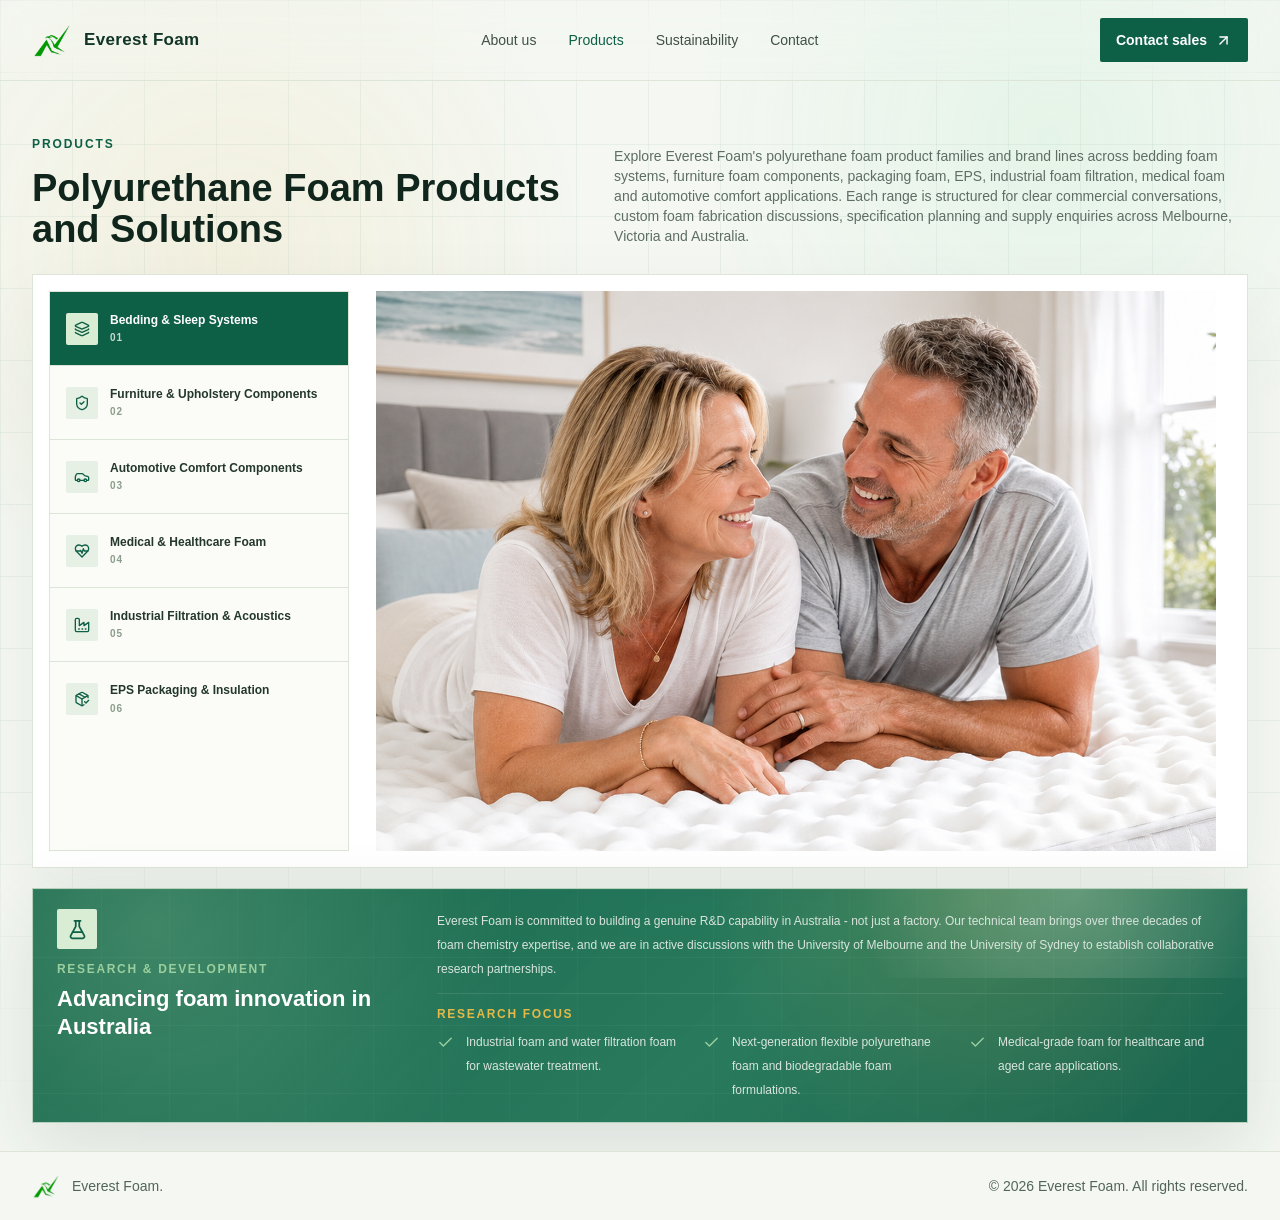
<file: products/index.html>
<!DOCTYPE html><html lang="en-AU"><head><meta charSet="utf-8"/><meta name="viewport" content="width=device-width, initial-scale=1"/><link rel="icon" href="/everest-favicon-48.png" sizes="48x48" type="image/png"/><link rel="icon" href="/everest-icon-192.png" sizes="192x192" type="image/png"/><link rel="apple-touch-icon" href="/everest-icon-192.png"/><link rel="manifest" href="/site.webmanifest"/><meta name="theme-color" content="#f4f7f2"/><link rel="preload" as="image" href="/flexible-polyurethane-foam-bedding-and-mattress.png"/><link rel="stylesheet" href="/_next/static/chunks/0bog8ax2w268..css" data-precedence="next"/><link rel="preload" as="script" fetchPriority="low" href="/_next/static/chunks/0ht900cau6_ur.js"/><script src="/_next/static/chunks/0t2z5hkh7v~~b.js" async=""></script><script src="/_next/static/chunks/07lhk_q6pmm3r.js" async=""></script><script src="/_next/static/chunks/turbopack-0cek.dh0dqtgy.js" async=""></script><script src="/_next/static/chunks/0dbhjjzl8qfwv.js" async=""></script><script src="/_next/static/chunks/129egijdhx-ae.js" async=""></script><title>Polyurethane Foam Products | Everest Foam Australia</title><meta name="description" content="Explore Everest Foam's polyurethane foam products for bedding, furniture, packaging and industrial applications across Australia."/><meta name="application-name" content="Everest Foam"/><meta name="author" content="Everest Foam"/><meta name="keywords" content="polyurethane foam manufacturer, foam manufacturer Melbourne, foam supplier Australia, flexible polyurethane foam, bedding foam, furniture foam, industrial foam, packaging foam, custom foam fabrication, Melbourne, Victoria, Australia"/><meta name="creator" content="Everest Foam"/><meta name="publisher" content="Everest Foam"/><meta name="robots" content="index, follow"/><meta name="category" content="foam manufacturing"/><link rel="canonical" href="https://everestfoam.com.au/products/"/><meta property="og:title" content="Polyurethane Foam Products | Everest Foam Australia"/><meta property="og:description" content="Explore Everest Foam polyurethane foam products for bedding, furniture, packaging and industrial applications across Australia."/><meta property="og:url" content="https://everestfoam.com.au/products/"/><meta property="og:site_name" content="Everest Foam"/><meta property="og:locale" content="en_AU"/><meta property="og:image" content="https://everestfoam.com.au/flexible-polyurethane-foam-bedding-and-mattress.png"/><meta property="og:image:width" content="1536"/><meta property="og:image:height" content="1024"/><meta property="og:image:alt" content="Polyurethane foam manufacturing in Melbourne by Everest Foam"/><meta property="og:type" content="website"/><meta name="twitter:card" content="summary"/><meta name="twitter:title" content="Polyurethane Foam Products | Everest Foam Australia"/><meta name="twitter:description" content="Explore Everest Foam polyurethane foam products for bedding, furniture, packaging and industrial applications across Australia."/><meta name="twitter:image" content="https://everestfoam.com.au/flexible-polyurethane-foam-bedding-and-mattress.png"/><script src="/_next/static/chunks/03~yq9q893hmn.js" noModule=""></script><script type="application/ld+json">{"@context":"https://schema.org","@graph":[{"@type":"Organization","@id":"https://everestfoam.com.au/#organization","name":"Everest Foam","url":"https://everestfoam.com.au/","logo":"https://everestfoam.com.au/everest-icon-512.png","description":"Everest Foam is an Australian polyurethane foam manufacturer and foam supplier serving Melbourne, Victoria and Australia.","contactPoint":{"@type":"ContactPoint","contactType":"sales enquiries","email":"sales@everestsupplies.com.au","areaServed":"AU","availableLanguage":["English","Chinese"]}},{"@type":"LocalBusiness","@id":"https://everestfoam.com.au/#localbusiness","name":"Everest Foam","url":"https://everestfoam.com.au/","image":"https://everestfoam.com.au/flexible-polyurethane-foam-bedding-and-mattress.png","description":"Polyurethane foam manufacturer and foam supplier based in Melbourne, Victoria, Australia.","additionalType":["https://schema.org/Manufacturer"],"address":{"@type":"PostalAddress","streetAddress":"30 Fulton Drive","addressLocality":"Derrimut","addressRegion":"Victoria","addressCountry":"AU"},"areaServed":[{"@type":"Country","name":"Australia"}],"makesOffer":[{"@type":"Offer","itemOffered":{"@type":"Product","name":"Flexible polyurethane foam"}},{"@type":"Offer","itemOffered":{"@type":"Product","name":"Bedding foam"}},{"@type":"Offer","itemOffered":{"@type":"Product","name":"Furniture foam"}},{"@type":"Offer","itemOffered":{"@type":"Product","name":"Industrial foam"}},{"@type":"Offer","itemOffered":{"@type":"Product","name":"Packaging foam"}},{"@type":"Offer","itemOffered":{"@type":"Service","name":"Custom foam fabrication"}}]}]}</script></head><body><div hidden=""><!--$--><!--/$--></div><main class="min-h-screen bg-[#f4f7f2] text-[#17231d]" data-language="en"><a class="skip-link" href="#content">Skip to content</a><header class="fixed inset-x-0 top-0 z-50 border-b border-[#dce5d8] bg-[#fbfcf8]/92 backdrop-blur-xl"><div class="mx-auto flex h-20 max-w-7xl items-center justify-between px-5 lg:px-8"><a class="flex items-center gap-3" href="/" aria-label="Everest Foam home"><span class="relative inline-flex shrink-0 items-center justify-center rounded-sm bg-[#123528] text-white h-10 w-10" aria-hidden="true"><span class="h-6 w-6 mountain-mark"></span></span><p class="text-[17px] font-semibold tracking-[0.02em] text-[#123528]">Everest Foam</p></a><nav class="hidden items-center gap-8 text-sm font-medium text-[#405047] lg:flex" aria-label="Primary"><a class="transition hover:text-[#0d5f45] " href="/about/">About us</a><a class="transition hover:text-[#0d5f45] text-[#0d5f45]" href="/products/">Products</a><a class="transition hover:text-[#0d5f45] " href="/sustainability/">Sustainability</a><a class="transition hover:text-[#0d5f45] " href="/contact/">Contact</a></nav><div class="hidden items-center gap-3 lg:flex"><a class="inline-flex h-11 items-center gap-2 rounded-sm bg-[#0d5f45] px-4 text-sm font-semibold text-white transition hover:bg-[#094533]" href="/contact/">Contact sales<svg xmlns="http://www.w3.org/2000/svg" width="17" height="17" viewBox="0 0 24 24" fill="none" stroke="currentColor" stroke-width="2" stroke-linecap="round" stroke-linejoin="round" class="lucide lucide-arrow-up-right"><path d="M7 7h10v10"></path><path d="M7 17 17 7"></path></svg></a></div><button class="inline-flex h-11 w-11 items-center justify-center rounded-sm border border-[#d2ddd0] bg-white text-[#123528] lg:hidden" type="button" aria-label="Open menu"><svg xmlns="http://www.w3.org/2000/svg" width="20" height="20" viewBox="0 0 24 24" fill="none" stroke="currentColor" stroke-width="2" stroke-linecap="round" stroke-linejoin="round" class="lucide lucide-menu"><line x1="4" x2="20" y1="12" y2="12"></line><line x1="4" x2="20" y1="6" y2="6"></line><line x1="4" x2="20" y1="18" y2="18"></line></svg></button></div></header><section class="relative overflow-hidden bg-[#f4f7f2] pt-24" id="content"><div class="absolute inset-0 foam-grid opacity-70" aria-hidden="true"></div><div class="relative mx-auto w-full max-w-7xl px-5 pb-7 pt-8 sm:pt-10 lg:px-8"><div class="grid gap-5 lg:grid-cols-[0.47fr_0.53fr] lg:items-end"><div><p class="text-xs font-semibold uppercase tracking-[0.16em] text-[#0d5f45]">Products</p><h1 class="mt-4 max-w-3xl text-[30px] font-semibold leading-[1.08] tracking-normal text-[#10251b] sm:text-[38px]">Polyurethane Foam Products and Solutions</h1></div><p class="max-w-2xl text-[13px] leading-7 text-[#5e6e64] sm:text-sm lg:pb-1">Explore Everest Foam&#x27;s polyurethane foam product families and brand lines across bedding foam systems, furniture foam components, packaging foam, EPS, industrial foam filtration, medical foam and automotive comfort applications. Each range is structured for clear commercial conversations, custom foam fabrication discussions, specification planning and supply enquiries across Melbourne, Victoria and Australia.</p></div><div class="mt-6 grid gap-3 border border-[#dce5d8] bg-white p-3 shadow-[0_24px_70px_rgba(31,54,42,0.06)] sm:p-4 lg:grid-cols-[minmax(220px,280px)_1fr] xl:grid-cols-[300px_1fr]"><div class="border border-[#dce5d8] bg-[#fbfcf8] lg:min-h-[clamp(430px,48vw,560px)]"><div id="product-tabs" class="grid w-full grid-cols-1 min-[520px]:grid-cols-2 md:grid-cols-3 lg:block"><button class="flex min-h-[68px] w-full items-center gap-3 border-b border-[#dce5d8] px-3 py-2.5 text-left transition last:border-b-0 min-[520px]:border-r md:min-h-[74px] lg:border-r-0 lg:px-4 bg-[#0d5f45] text-white" type="button" onclick="window.everestSelectProduct&&window.everestSelectProduct(0);return false;"><span class="inline-flex h-8 w-8 shrink-0 items-center justify-center rounded-sm bg-[#d9ecd4] text-[#0d5f45]"><svg xmlns="http://www.w3.org/2000/svg" width="16" height="16" viewBox="0 0 24 24" fill="none" stroke="currentColor" stroke-width="2" stroke-linecap="round" stroke-linejoin="round" class="lucide lucide-layers"><path d="M12.83 2.18a2 2 0 0 0-1.66 0L2.6 6.08a1 1 0 0 0 0 1.83l8.58 3.91a2 2 0 0 0 1.66 0l8.58-3.9a1 1 0 0 0 0-1.83z"></path><path d="M2 12a1 1 0 0 0 .58.91l8.6 3.91a2 2 0 0 0 1.65 0l8.58-3.9A1 1 0 0 0 22 12"></path><path d="M2 17a1 1 0 0 0 .58.91l8.6 3.91a2 2 0 0 0 1.65 0l8.58-3.9A1 1 0 0 0 22 17"></path></svg></span><span class="min-w-0 flex-1"><span class="block text-[11px] font-semibold leading-snug sm:text-[12px]">Bedding &amp; Sleep Systems</span><span class="mt-0.5 block text-[10px] font-semibold uppercase tracking-[0.1em] text-[#c9d8cf]">0<!-- -->1</span></span></button><button class="flex min-h-[68px] w-full items-center gap-3 border-b border-[#dce5d8] px-3 py-2.5 text-left transition last:border-b-0 min-[520px]:border-r md:min-h-[74px] lg:border-r-0 lg:px-4 bg-[#fbfcf8] text-[#24372d] hover:bg-white" type="button" onclick="window.everestSelectProduct&&window.everestSelectProduct(1);return false;"><span class="inline-flex h-8 w-8 shrink-0 items-center justify-center rounded-sm bg-[#e7f0e4] text-[#0d5f45]"><svg xmlns="http://www.w3.org/2000/svg" width="16" height="16" viewBox="0 0 24 24" fill="none" stroke="currentColor" stroke-width="2" stroke-linecap="round" stroke-linejoin="round" class="lucide lucide-shield-check"><path d="M20 13c0 5-3.5 7.5-7.66 8.95a1 1 0 0 1-.67-.01C7.5 20.5 4 18 4 13V6a1 1 0 0 1 1-1c2 0 4.5-1.2 6.24-2.72a1.17 1.17 0 0 1 1.52 0C14.51 3.81 17 5 19 5a1 1 0 0 1 1 1z"></path><path d="m9 12 2 2 4-4"></path></svg></span><span class="min-w-0 flex-1"><span class="block text-[11px] font-semibold leading-snug sm:text-[12px]">Furniture &amp; Upholstery Components</span><span class="mt-0.5 block text-[10px] font-semibold uppercase tracking-[0.1em] text-[#8b9d8b]">0<!-- -->2</span></span></button><button class="flex min-h-[68px] w-full items-center gap-3 border-b border-[#dce5d8] px-3 py-2.5 text-left transition last:border-b-0 min-[520px]:border-r md:min-h-[74px] lg:border-r-0 lg:px-4 bg-[#fbfcf8] text-[#24372d] hover:bg-white" type="button" onclick="window.everestSelectProduct&&window.everestSelectProduct(2);return false;"><span class="inline-flex h-8 w-8 shrink-0 items-center justify-center rounded-sm bg-[#e7f0e4] text-[#0d5f45]"><svg xmlns="http://www.w3.org/2000/svg" width="16" height="16" viewBox="0 0 24 24" fill="none" stroke="currentColor" stroke-width="2" stroke-linecap="round" stroke-linejoin="round" class="lucide lucide-car"><path d="M19 17h2c.6 0 1-.4 1-1v-3c0-.9-.7-1.7-1.5-1.9C18.7 10.6 16 10 16 10s-1.3-1.4-2.2-2.3c-.5-.4-1.1-.7-1.8-.7H5c-.6 0-1.1.4-1.4.9l-1.4 2.9A3.7 3.7 0 0 0 2 12v4c0 .6.4 1 1 1h2"></path><circle cx="7" cy="17" r="2"></circle><path d="M9 17h6"></path><circle cx="17" cy="17" r="2"></circle></svg></span><span class="min-w-0 flex-1"><span class="block text-[11px] font-semibold leading-snug sm:text-[12px]">Automotive Comfort Components</span><span class="mt-0.5 block text-[10px] font-semibold uppercase tracking-[0.1em] text-[#8b9d8b]">0<!-- -->3</span></span></button><button class="flex min-h-[68px] w-full items-center gap-3 border-b border-[#dce5d8] px-3 py-2.5 text-left transition last:border-b-0 min-[520px]:border-r md:min-h-[74px] lg:border-r-0 lg:px-4 bg-[#fbfcf8] text-[#24372d] hover:bg-white" type="button" onclick="window.everestSelectProduct&&window.everestSelectProduct(3);return false;"><span class="inline-flex h-8 w-8 shrink-0 items-center justify-center rounded-sm bg-[#e7f0e4] text-[#0d5f45]"><svg xmlns="http://www.w3.org/2000/svg" width="16" height="16" viewBox="0 0 24 24" fill="none" stroke="currentColor" stroke-width="2" stroke-linecap="round" stroke-linejoin="round" class="lucide lucide-heart-pulse"><path d="M19 14c1.49-1.46 3-3.21 3-5.5A5.5 5.5 0 0 0 16.5 3c-1.76 0-3 .5-4.5 2-1.5-1.5-2.74-2-4.5-2A5.5 5.5 0 0 0 2 8.5c0 2.3 1.5 4.05 3 5.5l7 7Z"></path><path d="M3.22 12H9.5l.5-1 2 4.5 2-7 1.5 3.5h5.27"></path></svg></span><span class="min-w-0 flex-1"><span class="block text-[11px] font-semibold leading-snug sm:text-[12px]">Medical &amp; Healthcare Foam</span><span class="mt-0.5 block text-[10px] font-semibold uppercase tracking-[0.1em] text-[#8b9d8b]">0<!-- -->4</span></span></button><button class="flex min-h-[68px] w-full items-center gap-3 border-b border-[#dce5d8] px-3 py-2.5 text-left transition last:border-b-0 min-[520px]:border-r md:min-h-[74px] lg:border-r-0 lg:px-4 bg-[#fbfcf8] text-[#24372d] hover:bg-white" type="button" onclick="window.everestSelectProduct&&window.everestSelectProduct(4);return false;"><span class="inline-flex h-8 w-8 shrink-0 items-center justify-center rounded-sm bg-[#e7f0e4] text-[#0d5f45]"><svg xmlns="http://www.w3.org/2000/svg" width="16" height="16" viewBox="0 0 24 24" fill="none" stroke="currentColor" stroke-width="2" stroke-linecap="round" stroke-linejoin="round" class="lucide lucide-factory"><path d="M2 20a2 2 0 0 0 2 2h16a2 2 0 0 0 2-2V8l-7 5V8l-7 5V4a2 2 0 0 0-2-2H4a2 2 0 0 0-2 2Z"></path><path d="M17 18h1"></path><path d="M12 18h1"></path><path d="M7 18h1"></path></svg></span><span class="min-w-0 flex-1"><span class="block text-[11px] font-semibold leading-snug sm:text-[12px]">Industrial Filtration &amp; Acoustics</span><span class="mt-0.5 block text-[10px] font-semibold uppercase tracking-[0.1em] text-[#8b9d8b]">0<!-- -->5</span></span></button><button class="flex min-h-[68px] w-full items-center gap-3 border-b border-[#dce5d8] px-3 py-2.5 text-left transition last:border-b-0 min-[520px]:border-r md:min-h-[74px] lg:border-r-0 lg:px-4 bg-[#fbfcf8] text-[#24372d] hover:bg-white" type="button" onclick="window.everestSelectProduct&&window.everestSelectProduct(5);return false;"><span class="inline-flex h-8 w-8 shrink-0 items-center justify-center rounded-sm bg-[#e7f0e4] text-[#0d5f45]"><svg xmlns="http://www.w3.org/2000/svg" width="16" height="16" viewBox="0 0 24 24" fill="none" stroke="currentColor" stroke-width="2" stroke-linecap="round" stroke-linejoin="round" class="lucide lucide-package-check"><path d="m16 16 2 2 4-4"></path><path d="M21 10V8a2 2 0 0 0-1-1.73l-7-4a2 2 0 0 0-2 0l-7 4A2 2 0 0 0 3 8v8a2 2 0 0 0 1 1.73l7 4a2 2 0 0 0 2 0l2-1.14"></path><path d="m7.5 4.27 9 5.15"></path><polyline points="3.29 7 12 12 20.71 7"></polyline><line x1="12" x2="12" y1="22" y2="12"></line></svg></span><span class="min-w-0 flex-1"><span class="block text-[11px] font-semibold leading-snug sm:text-[12px]">EPS Packaging &amp; Insulation</span><span class="mt-0.5 block text-[10px] font-semibold uppercase tracking-[0.1em] text-[#8b9d8b]">0<!-- -->6</span></span></button></div></div><article id="product-display" class="flex min-h-[280px] items-center justify-center overflow-hidden bg-white sm:min-h-[360px] lg:h-[clamp(430px,48vw,560px)]"><img id="product-display-image" alt="Flexible polyurethane foam for bedding and mattress applications by Everest Foam" class="h-full w-full object-contain" src="/flexible-polyurethane-foam-bedding-and-mattress.png" style="object-position:center"/></article></div><section class="info-feature-panel mt-5 grid gap-5 border border-[#b7d1bc] p-5 text-white shadow-[0_24px_70px_rgba(31,54,42,0.12)] lg:grid-cols-[320px_1fr] lg:px-6 lg:py-5 xl:grid-cols-[360px_1fr]"><div class="info-feature-glow" aria-hidden="true"></div><div class="info-feature-sheen" aria-hidden="true"></div><div class="relative z-10"><span class="inline-flex h-10 w-10 items-center justify-center rounded-sm bg-[#d9ecd4] text-[#0d5f45]"><svg xmlns="http://www.w3.org/2000/svg" width="21" height="21" viewBox="0 0 24 24" fill="none" stroke="currentColor" stroke-width="2" stroke-linecap="round" stroke-linejoin="round" class="lucide lucide-flask-conical"><path d="M14 2v6a2 2 0 0 0 .245.96l5.51 10.08A2 2 0 0 1 18 22H6a2 2 0 0 1-1.755-2.96l5.51-10.08A2 2 0 0 0 10 8V2"></path><path d="M6.453 15h11.094"></path><path d="M8.5 2h7"></path></svg></span><p class="mt-3 text-xs font-semibold uppercase tracking-[0.14em] text-[#9bcf9f]">Research &amp; Development</p><h2 class="mt-2 max-w-[320px] text-[22px] font-semibold leading-tight tracking-normal">Advancing foam innovation in Australia</h2></div><div class="relative z-10"><p class="text-xs leading-6 text-[#d9e5dd]">Everest Foam is committed to building a genuine R&amp;D capability in Australia - not just a factory. Our technical team brings over three decades of foam chemistry expertise, and we are in active discussions with the University of Melbourne and the University of Sydney to establish collaborative research partnerships.</p><div class="mt-3 border-t border-white/10 pt-3"><p class="text-xs font-semibold uppercase tracking-[0.14em] text-[#e4b947]">Research focus</p><div class="mt-2 grid gap-3 md:grid-cols-3"><div class="flex gap-3"><svg xmlns="http://www.w3.org/2000/svg" width="17" height="17" viewBox="0 0 24 24" fill="none" stroke="currentColor" stroke-width="2" stroke-linecap="round" stroke-linejoin="round" class="lucide lucide-check mt-1 shrink-0 text-[#9bcf9f]"><path d="M20 6 9 17l-5-5"></path></svg><p class="text-xs leading-6 text-[#d9e5dd]">Industrial foam and water filtration foam for wastewater treatment.</p></div><div class="flex gap-3"><svg xmlns="http://www.w3.org/2000/svg" width="17" height="17" viewBox="0 0 24 24" fill="none" stroke="currentColor" stroke-width="2" stroke-linecap="round" stroke-linejoin="round" class="lucide lucide-check mt-1 shrink-0 text-[#9bcf9f]"><path d="M20 6 9 17l-5-5"></path></svg><p class="text-xs leading-6 text-[#d9e5dd]">Next-generation flexible polyurethane foam and biodegradable foam formulations.</p></div><div class="flex gap-3"><svg xmlns="http://www.w3.org/2000/svg" width="17" height="17" viewBox="0 0 24 24" fill="none" stroke="currentColor" stroke-width="2" stroke-linecap="round" stroke-linejoin="round" class="lucide lucide-check mt-1 shrink-0 text-[#9bcf9f]"><path d="M20 6 9 17l-5-5"></path></svg><p class="text-xs leading-6 text-[#d9e5dd]">Medical-grade foam for healthcare and aged care applications.</p></div></div></div></div></section></div></section><footer class="border-t border-[#dce5d8] bg-[#f4f7f2]"><div class="mx-auto flex max-w-7xl flex-col gap-3 px-5 py-5 text-sm text-[#53655a] sm:flex-row sm:items-center sm:justify-between lg:px-8"><div class="flex items-center gap-3"><span class="relative inline-flex shrink-0 items-center justify-center rounded-sm bg-[#123528] text-white h-7 w-7" aria-hidden="true"><span class="h-4 w-4 mountain-mark"></span></span><span>Everest Foam.</span></div><p>© 2026 Everest Foam. All rights reserved.</p></div></footer></main><!--$--><!--/$--><script>
(function () {
  var isEverest = true || window.location.port === "3001" || /everest/i.test(window.location.hostname);
  if (!isEverest) return;

  function applyEverestBranding() {
var href = "/everest-favicon-48.png";
    document.querySelectorAll('link[rel~="icon"], link[rel="shortcut icon"], link[rel="apple-touch-icon"]').forEach(function (link) {
      link.parentNode && link.parentNode.removeChild(link);
    });

    var link = document.createElement("link");
    link.rel = "icon";
    link.type = "image/png"; link.sizes = "48x48"; link.href = href;
    link.setAttribute("data-everest-brand", "true");
    document.head.appendChild(link);
  }

  applyEverestBranding();
  window.addEventListener("DOMContentLoaded", applyEverestBranding);
  var observer = new MutationObserver(function () {
    var href = "/everest-favicon-48.png";
    var icons = document.querySelectorAll('link[rel~="icon"], link[rel="shortcut icon"], link[rel="apple-touch-icon"]');
    var needsUpdate = icons.length !== 1 || icons[0].getAttribute("href") !== href;
    if (needsUpdate) applyEverestBranding();
  });
  observer.observe(document.head, { childList: true, subtree: true });
  window.setTimeout(applyEverestBranding, 300);
  window.setTimeout(applyEverestBranding, 1000);
  window.setTimeout(function () { observer.disconnect(); applyEverestBranding(); }, 3000);
})();
            </script><script src="/_next/static/chunks/0ht900cau6_ur.js" id="_R_" async=""></script><script>(self.__next_f=self.__next_f||[]).push([0])</script><script>self.__next_f.push([1,"1:\"$Sreact.fragment\"\n2:I[39756,[\"/_next/static/chunks/0dbhjjzl8qfwv.js\"],\"default\"]\n3:I[37457,[\"/_next/static/chunks/0dbhjjzl8qfwv.js\"],\"default\"]\n5:I[11701,[\"/_next/static/chunks/0dbhjjzl8qfwv.js\",\"/_next/static/chunks/129egijdhx-ae.js\"],\"EverestSite\"]\n6:I[97367,[\"/_next/static/chunks/0dbhjjzl8qfwv.js\"],\"OutletBoundary\"]\n7:\"$Sreact.suspense\"\na:I[97367,[\"/_next/static/chunks/0dbhjjzl8qfwv.js\"],\"ViewportBoundary\"]\nc:I[97367,[\"/_next/static/chunks/0dbhjjzl8qfwv.js\"],\"MetadataBoundary\"]\ne:I[68027,[\"/_next/static/chunks/0dbhjjzl8qfwv.js\"],\"default\",1]\n:HL[\"/_next/static/chunks/0bog8ax2w268..css\",\"style\"]\n4:T578,"])</script><script>self.__next_f.push([1,"\n(function () {\n  var isEverest = true || window.location.port === \"3001\" || /everest/i.test(window.location.hostname);\n  if (!isEverest) return;\n\n  function applyEverestBranding() {\n    var href = \"/everest-favicon-48.png\";\n    document.querySelectorAll('link[rel~=\"icon\"], link[rel=\"shortcut icon\"], link[rel=\"apple-touch-icon\"]').forEach(function (link) {\n      link.parentNode \u0026\u0026 link.parentNode.removeChild(link);\n    });\n\n    var link = document.createElement(\"link\");\n    link.rel = \"icon\";\n    link.type = \"image/png\";\n    link.href = href;\n    link.setAttribute(\"data-everest-brand\", \"true\");\n    document.head.appendChild(link);\n  }\n\n  applyEverestBranding();\n  window.addEventListener(\"DOMContentLoaded\", applyEverestBranding);\n  var observer = new MutationObserver(function () {\n    var href = \"/everest-favicon-48.png\";\n    var icons = document.querySelectorAll('link[rel~=\"icon\"], link[rel=\"shortcut icon\"], link[rel=\"apple-touch-icon\"]');\n    var needsUpdate = icons.length !== 1 || icons[0].getAttribute(\"href\") !== href;\n    if (needsUpdate) applyEverestBranding();\n  });\n  observer.observe(document.head, { childList: true, subtree: true });\n  window.setTimeout(applyEverestBranding, 300);\n  window.setTimeout(applyEverestBranding, 1000);\n  window.setTimeout(function () { observer.disconnect(); applyEverestBranding(); }, 3000);\n})();\n            "])</script><script>self.__next_f.push([1,"0:{\"P\":null,\"c\":[\"\",\"products\",\"\"],\"q\":\"\",\"i\":false,\"f\":[[[\"\",{\"children\":[\"products\",{\"children\":[\"__PAGE__\",{}]}]},\"$undefined\",\"$undefined\",16],[[\"$\",\"$1\",\"c\",{\"children\":[[[\"$\",\"link\",\"0\",{\"rel\":\"stylesheet\",\"href\":\"/_next/static/chunks/0bog8ax2w268..css\",\"precedence\":\"next\",\"crossOrigin\":\"$undefined\",\"nonce\":\"$undefined\"}],[\"$\",\"script\",\"script-0\",{\"src\":\"/_next/static/chunks/0dbhjjzl8qfwv.js\",\"async\":true,\"nonce\":\"$undefined\"}]],[\"$\",\"html\",null,{\"lang\":\"en-AU\",\"children\":[\"$\",\"body\",null,{\"children\":[[\"$\",\"$L2\",null,{\"parallelRouterKey\":\"children\",\"error\":\"$undefined\",\"errorStyles\":\"$undefined\",\"errorScripts\":\"$undefined\",\"template\":[\"$\",\"$L3\",null,{}],\"templateStyles\":\"$undefined\",\"templateScripts\":\"$undefined\",\"notFound\":[[[\"$\",\"title\",null,{\"children\":\"404: This page could not be found.\"}],[\"$\",\"div\",null,{\"style\":{\"fontFamily\":\"system-ui,\\\"Segoe UI\\\",Roboto,Helvetica,Arial,sans-serif,\\\"Apple Color Emoji\\\",\\\"Segoe UI Emoji\\\"\",\"height\":\"100vh\",\"textAlign\":\"center\",\"display\":\"flex\",\"flexDirection\":\"column\",\"alignItems\":\"center\",\"justifyContent\":\"center\"},\"children\":[\"$\",\"div\",null,{\"children\":[[\"$\",\"style\",null,{\"dangerouslySetInnerHTML\":{\"__html\":\"body{color:#000;background:#fff;margin:0}.next-error-h1{border-right:1px solid rgba(0,0,0,.3)}@media (prefers-color-scheme:dark){body{color:#fff;background:#000}.next-error-h1{border-right:1px solid rgba(255,255,255,.3)}}\"}}],[\"$\",\"h1\",null,{\"className\":\"next-error-h1\",\"style\":{\"display\":\"inline-block\",\"margin\":\"0 20px 0 0\",\"padding\":\"0 23px 0 0\",\"fontSize\":24,\"fontWeight\":500,\"verticalAlign\":\"top\",\"lineHeight\":\"49px\"},\"children\":404}],[\"$\",\"div\",null,{\"style\":{\"display\":\"inline-block\"},\"children\":[\"$\",\"h2\",null,{\"style\":{\"fontSize\":14,\"fontWeight\":400,\"lineHeight\":\"49px\",\"margin\":0},\"children\":\"This page could not be found.\"}]}]]}]}]],[]],\"forbidden\":\"$undefined\",\"unauthorized\":\"$undefined\"}],[\"$\",\"script\",null,{\"dangerouslySetInnerHTML\":{\"__html\":\"$4\"}}]]}]}]]}],{\"children\":[[\"$\",\"$1\",\"c\",{\"children\":[null,[\"$\",\"$L2\",null,{\"parallelRouterKey\":\"children\",\"error\":\"$undefined\",\"errorStyles\":\"$undefined\",\"errorScripts\":\"$undefined\",\"template\":[\"$\",\"$L3\",null,{}],\"templateStyles\":\"$undefined\",\"templateScripts\":\"$undefined\",\"notFound\":\"$undefined\",\"forbidden\":\"$undefined\",\"unauthorized\":\"$undefined\"}]]}],{\"children\":[[\"$\",\"$1\",\"c\",{\"children\":[[\"$\",\"$L5\",null,{\"page\":\"products\"}],[[\"$\",\"script\",\"script-0\",{\"src\":\"/_next/static/chunks/129egijdhx-ae.js\",\"async\":true,\"nonce\":\"$undefined\"}]],[\"$\",\"$L6\",null,{\"children\":[\"$\",\"$7\",null,{\"name\":\"Next.MetadataOutlet\",\"children\":\"$@8\"}]}]]}],{},null,false,null]},null,false,\"$@9\"]},null,false,null],[\"$\",\"$1\",\"h\",{\"children\":[null,[\"$\",\"$La\",null,{\"children\":\"$Lb\"}],[\"$\",\"div\",null,{\"hidden\":true,\"children\":[\"$\",\"$Lc\",null,{\"children\":[\"$\",\"$7\",null,{\"name\":\"Next.Metadata\",\"children\":\"$Ld\"}]}]}],null]}],false]],\"m\":\"$undefined\",\"G\":[\"$e\",[[\"$\",\"link\",\"0\",{\"rel\":\"stylesheet\",\"href\":\"/_next/static/chunks/0bog8ax2w268..css\",\"precedence\":\"next\",\"crossOrigin\":\"$undefined\",\"nonce\":\"$undefined\"}]]],\"S\":true,\"h\":null,\"s\":\"$undefined\",\"l\":\"$undefined\",\"p\":\"$undefined\",\"d\":\"$undefined\",\"b\":\"pxtN_bCX9iPHcbuPgizwf\"}\n"])</script><script>self.__next_f.push([1,"f:[]\n9:\"$Wf\"\n"])</script><script>self.__next_f.push([1,"b:[[\"$\",\"meta\",\"0\",{\"charSet\":\"utf-8\"}],[\"$\",\"meta\",\"1\",{\"name\":\"viewport\",\"content\":\"width=device-width, initial-scale=1\"}]]\n"])</script><script>self.__next_f.push([1,"10:I[27201,[\"/_next/static/chunks/0dbhjjzl8qfwv.js\"],\"IconMark\"]\n8:null\n"])</script><script>self.__next_f.push([1,"d:[[\"$\",\"title\",\"0\",{\"children\":\"Polyurethane Foam Products | Everest Foam Australia\"}],[\"$\",\"meta\",\"1\",{\"name\":\"description\",\"content\":\"Explore Everest Foam's polyurethane foam products for bedding, furniture, packaging and industrial applications across Australia.\"}],[\"$\",\"meta\",\"2\",{\"name\":\"application-name\",\"content\":\"Everest Foam\"}],[\"$\",\"meta\",\"3\",{\"name\":\"author\",\"content\":\"Everest Foam\"}],[\"$\",\"meta\",\"4\",{\"name\":\"keywords\",\"content\":\"polyurethane foam manufacturer, foam manufacturer Melbourne, foam supplier Australia, flexible polyurethane foam, bedding foam, furniture foam, industrial foam, packaging foam, custom foam fabrication, Melbourne, Victoria, Australia\"}],[\"$\",\"meta\",\"5\",{\"name\":\"creator\",\"content\":\"Everest Foam\"}],[\"$\",\"meta\",\"6\",{\"name\":\"publisher\",\"content\":\"Everest Foam\"}],[\"$\",\"meta\",\"7\",{\"name\":\"robots\",\"content\":\"index, follow\"}],[\"$\",\"meta\",\"8\",{\"name\":\"category\",\"content\":\"foam manufacturing\"}],[\"$\",\"link\",\"9\",{\"rel\":\"canonical\",\"href\":\"https://everestfoam.com.au/products/\"}],[\"$\",\"meta\",\"10\",{\"property\":\"og:title\",\"content\":\"Polyurethane Foam Products | Everest Foam Australia\"}],[\"$\",\"meta\",\"11\",{\"property\":\"og:description\",\"content\":\"Explore Everest Foam's polyurethane foam products for bedding, furniture, packaging and industrial applications across Australia.\"}],[\"$\",\"meta\",\"12\",{\"property\":\"og:url\",\"content\":\"https://everestfoam.com.au/products/\"}],[\"$\",\"meta\",\"13\",{\"property\":\"og:site_name\",\"content\":\"Everest Foam\"}],[\"$\",\"meta\",\"14\",{\"property\":\"og:locale\",\"content\":\"en_AU\"}],[\"$\",\"meta\",\"15\",{\"property\":\"og:image\",\"content\":\"https://everestfoam.com.au/flexible-polyurethane-foam-bedding-and-mattress.png\"}],[\"$\",\"meta\",\"16\",{\"property\":\"og:image:width\",\"content\":\"1536\"}],[\"$\",\"meta\",\"17\",{\"property\":\"og:image:height\",\"content\":\"1024\"}],[\"$\",\"meta\",\"18\",{\"property\":\"og:image:alt\",\"content\":\"Polyurethane foam manufacturing in Melbourne by Everest Foam\"}],[\"$\",\"meta\",\"19\",{\"property\":\"og:type\",\"content\":\"website\"}],[\"$\",\"meta\",\"20\",{\"name\":\"twitter:card\",\"content\":\"summary\"}],[\"$\",\"meta\",\"21\",{\"name\":\"twitter:title\",\"content\":\"Polyurethane Foam Products | Everest Foam Australia\"}],[\"$\",\"meta\",\"22\",{\"name\":\"twitter:description\",\"content\":\"Explore Everest Foam's polyurethane foam products for bedding, furniture, packaging and industrial applications across Australia.\"}],[\"$\",\"meta\",\"23\",{\"name\":\"twitter:image\",\"content\":\"https://everestfoam.com.au/flexible-polyurethane-foam-bedding-and-mattress.png\"}],[\"$\",\"link\",\"24\",{\"rel\":\"icon\",\"href\":\"/everest-favicon-48.png\",\"type\":\"image/png\"}],[\"$\",\"link\",\"25\",{\"rel\":\"apple-touch-icon\",\"href\":\"/everest-favicon-48.png\"}],[\"$\",\"$L10\",\"26\",{}]]\n"])</script><script id="everest-seo-h1-guard">(function(){function fix(){var h=document.querySelector('h1');if(!h)return;var p=location.pathname.replace(/\/+$/,'')||'/';if(p==='/about')h.textContent='About Everest Foam';if(p==='/sustainability')h.textContent='Sustainability Commitment and Practice';}fix();window.addEventListener('DOMContentLoaded',fix);window.setTimeout(fix,300);window.setTimeout(fix,1000);})();</script><script id="everest-product-tabs-fallback">(function(){
  var products=[
    {key:'Bedding & Sleep Systems',src:'/flexible-polyurethane-foam-bedding-and-mattress.png',alt:'Flexible polyurethane foam for bedding and mattress applications by Everest Foam'},
    {key:'Furniture & Upholstery Components',src:'/everest-furniture-product.png',alt:'Furniture and upholstery polyurethane foam components by Everest Foam'},
    {key:'Automotive Comfort Components',src:'/everest-automotive-product.png',alt:'Automotive polyurethane foam comfort components by Everest Foam'},
    {key:'Medical & Healthcare Foam',src:'/everest-medical-product.png',alt:'Medical and healthcare polyurethane foam applications by Everest Foam'},
    {key:'Industrial Filtration & Acoustics',src:'/everest-industrial-filter-product.png',alt:'Industrial foam filtration and acoustic solutions by Everest Foam'},
    {key:'EPS Packaging & Insulation',src:'/everest-eps-product.png',alt:'EPS packaging and insulation products by Everest Foam'}
  ];
  function normalise(text){return (text||'').replace(/\s+/g,' ').trim();}
  function productFromButton(button){var text=normalise(button.textContent);return products.find(function(product){return text.indexOf(product.key)!==-1;});}
  function getDisplayImage(){return document.getElementById('product-display-image')||Array.prototype.slice.call(document.querySelectorAll('article img')).find(function(img){var src=img.getAttribute('src')||'';return products.some(function(product){return src.indexOf(product.src)!==-1||src===product.src;});});}
  function getProductButtons(){return Array.prototype.slice.call(document.querySelectorAll('button')).filter(productFromButton);}
  function setActive(product){var image=getDisplayImage();if(image){image.src=product.src;image.alt=product.alt;image.style.objectPosition='center';image.classList.add('object-contain');}
    getProductButtons().forEach(function(button){var isActive=productFromButton(button)===product;button.setAttribute('aria-pressed',isActive?'true':'false');button.classList.toggle('bg-[#0d5f45]',isActive);button.classList.toggle('text-white',isActive);button.classList.toggle('bg-[#fbfcf8]',!isActive);button.classList.toggle('text-[#24372d]',!isActive);button.classList.toggle('hover:bg-white',!isActive);var iconWrap=button.querySelector('span.inline-flex');if(iconWrap){iconWrap.classList.toggle('bg-[#d9ecd4]',isActive);iconWrap.classList.toggle('bg-[#e7f0e4]',!isActive);}var number=button.querySelector('.mt-0\\.5');if(number){number.classList.toggle('text-[#c9d8cf]',isActive);number.classList.toggle('text-[#8b9d8b]',!isActive);}});
  }
  window.everestSelectProduct=function(index){setActive(products[index]||products[0]);};document.addEventListener('click',function(event){var button=event.target&&event.target.closest&&event.target.closest('button');if(!button)return;var product=productFromButton(button);if(!product)return;event.preventDefault();setActive(product);},true);
  function initialise(){if(getDisplayImage())setActive(products[0]);}
  if(document.readyState==='loading'){document.addEventListener('DOMContentLoaded',initialise);}else{initialise();}
  window.setTimeout(initialise,300);window.setTimeout(initialise,1000);window.setTimeout(initialise,2500);
})();</script></body></html>
</file>
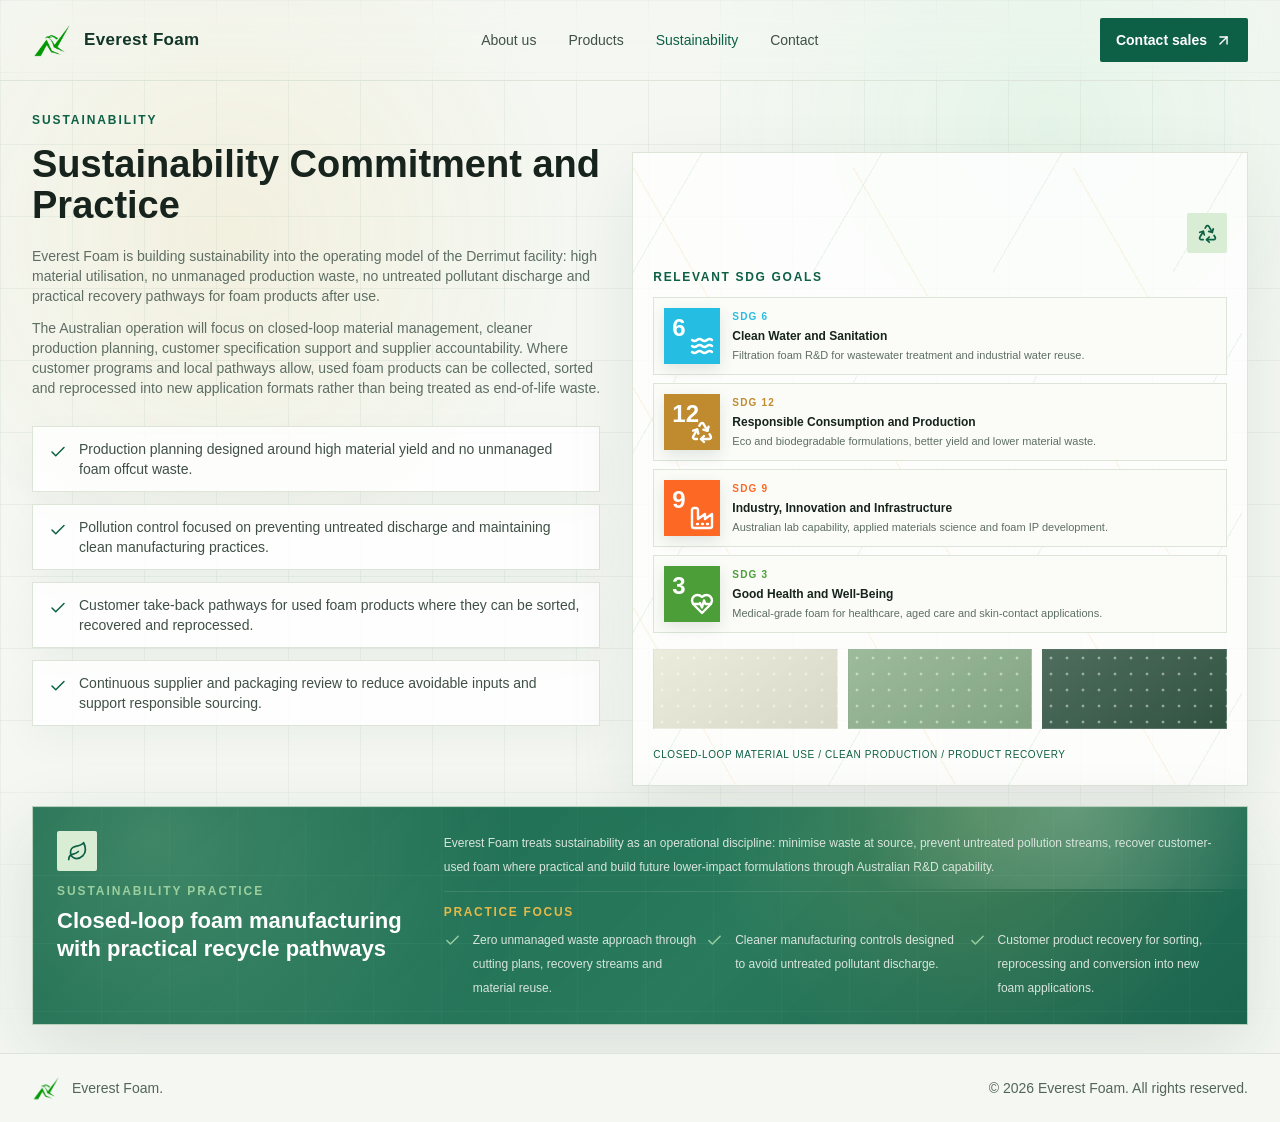
<file: sustainability/index.html>
<!DOCTYPE html><html lang="en-AU"><head><meta charSet="utf-8"/><meta name="viewport" content="width=device-width, initial-scale=1"/><link rel="icon" href="/everest-favicon-48.png" sizes="48x48" type="image/png"/><link rel="icon" href="/everest-icon-192.png" sizes="192x192" type="image/png"/><link rel="apple-touch-icon" href="/everest-icon-192.png"/><link rel="manifest" href="/site.webmanifest"/><meta name="theme-color" content="#f4f7f2"/><link rel="stylesheet" href="/_next/static/chunks/0bog8ax2w268..css" data-precedence="next"/><link rel="preload" as="script" fetchPriority="low" href="/_next/static/chunks/0ht900cau6_ur.js"/><script src="/_next/static/chunks/0t2z5hkh7v~~b.js" async=""></script><script src="/_next/static/chunks/07lhk_q6pmm3r.js" async=""></script><script src="/_next/static/chunks/turbopack-0cek.dh0dqtgy.js" async=""></script><script src="/_next/static/chunks/0dbhjjzl8qfwv.js" async=""></script><script src="/_next/static/chunks/129egijdhx-ae.js" async=""></script><title>Sustainability Practice | Everest Foam Australia</title><meta name="description" content="Everest Foam applies practical sustainability in polyurethane foam manufacturing through material efficiency, recovery pathways and responsible production planning in Australia."/><meta name="application-name" content="Everest Foam"/><meta name="author" content="Everest Foam"/><meta name="keywords" content="polyurethane foam manufacturer, foam manufacturer Melbourne, foam supplier Australia, flexible polyurethane foam, bedding foam, furniture foam, industrial foam, packaging foam, custom foam fabrication, Melbourne, Victoria, Australia"/><meta name="creator" content="Everest Foam"/><meta name="publisher" content="Everest Foam"/><meta name="robots" content="index, follow"/><meta name="category" content="foam manufacturing"/><link rel="canonical" href="https://everestfoam.com.au/sustainability/"/><meta property="og:title" content="Sustainability Practice | Everest Foam Australia"/><meta property="og:description" content="Practical sustainability in polyurethane foam manufacturing through material efficiency, recovery pathways and responsible production planning in Australia."/><meta property="og:url" content="https://everestfoam.com.au/sustainability/"/><meta property="og:site_name" content="Everest Foam"/><meta property="og:locale" content="en_AU"/><meta property="og:image" content="https://everestfoam.com.au/flexible-polyurethane-foam-bedding-and-mattress.png"/><meta property="og:image:width" content="1536"/><meta property="og:image:height" content="1024"/><meta property="og:image:alt" content="Polyurethane foam manufacturing in Melbourne by Everest Foam"/><meta property="og:type" content="website"/><meta name="twitter:card" content="summary"/><meta name="twitter:title" content="Sustainability Practice | Everest Foam Australia"/><meta name="twitter:description" content="Practical sustainability in polyurethane foam manufacturing through material efficiency, recovery pathways and responsible production planning in Australia."/><meta name="twitter:image" content="https://everestfoam.com.au/flexible-polyurethane-foam-bedding-and-mattress.png"/><script src="/_next/static/chunks/03~yq9q893hmn.js" noModule=""></script><script type="application/ld+json">{"@context":"https://schema.org","@graph":[{"@type":"Organization","@id":"https://everestfoam.com.au/#organization","name":"Everest Foam","url":"https://everestfoam.com.au/","logo":"https://everestfoam.com.au/everest-icon-512.png","description":"Everest Foam is an Australian polyurethane foam manufacturer and foam supplier serving Melbourne, Victoria and Australia.","contactPoint":{"@type":"ContactPoint","contactType":"sales enquiries","email":"sales@everestsupplies.com.au","areaServed":"AU","availableLanguage":["English","Chinese"]}},{"@type":"LocalBusiness","@id":"https://everestfoam.com.au/#localbusiness","name":"Everest Foam","url":"https://everestfoam.com.au/","image":"https://everestfoam.com.au/flexible-polyurethane-foam-bedding-and-mattress.png","description":"Polyurethane foam manufacturer and foam supplier based in Melbourne, Victoria, Australia.","additionalType":["https://schema.org/Manufacturer"],"address":{"@type":"PostalAddress","streetAddress":"30 Fulton Drive","addressLocality":"Derrimut","addressRegion":"Victoria","addressCountry":"AU"},"areaServed":[{"@type":"Country","name":"Australia"}],"makesOffer":[{"@type":"Offer","itemOffered":{"@type":"Product","name":"Flexible polyurethane foam"}},{"@type":"Offer","itemOffered":{"@type":"Product","name":"Bedding foam"}},{"@type":"Offer","itemOffered":{"@type":"Product","name":"Furniture foam"}},{"@type":"Offer","itemOffered":{"@type":"Product","name":"Industrial foam"}},{"@type":"Offer","itemOffered":{"@type":"Product","name":"Packaging foam"}},{"@type":"Offer","itemOffered":{"@type":"Service","name":"Custom foam fabrication"}}]}]}</script></head><body><div hidden=""><!--$--><!--/$--></div><main class="min-h-screen bg-[#f4f7f2] text-[#17231d]" data-language="en"><a class="skip-link" href="#content">Skip to content</a><header class="fixed inset-x-0 top-0 z-50 border-b border-[#dce5d8] bg-[#fbfcf8]/92 backdrop-blur-xl"><div class="mx-auto flex h-20 max-w-7xl items-center justify-between px-5 lg:px-8"><a class="flex items-center gap-3" href="/" aria-label="Everest Foam home"><span class="relative inline-flex shrink-0 items-center justify-center rounded-sm bg-[#123528] text-white h-10 w-10" aria-hidden="true"><span class="h-6 w-6 mountain-mark"></span></span><p class="text-[17px] font-semibold tracking-[0.02em] text-[#123528]">Everest Foam</p></a><nav class="hidden items-center gap-8 text-sm font-medium text-[#405047] lg:flex" aria-label="Primary"><a class="transition hover:text-[#0d5f45] " href="/about/">About us</a><a class="transition hover:text-[#0d5f45] " href="/products/">Products</a><a class="transition hover:text-[#0d5f45] text-[#0d5f45]" href="/sustainability/">Sustainability</a><a class="transition hover:text-[#0d5f45] " href="/contact/">Contact</a></nav><div class="hidden items-center gap-3 lg:flex"><a class="inline-flex h-11 items-center gap-2 rounded-sm bg-[#0d5f45] px-4 text-sm font-semibold text-white transition hover:bg-[#094533]" href="/contact/">Contact sales<svg xmlns="http://www.w3.org/2000/svg" width="17" height="17" viewBox="0 0 24 24" fill="none" stroke="currentColor" stroke-width="2" stroke-linecap="round" stroke-linejoin="round" class="lucide lucide-arrow-up-right"><path d="M7 7h10v10"></path><path d="M7 17 17 7"></path></svg></a></div><button class="inline-flex h-11 w-11 items-center justify-center rounded-sm border border-[#d2ddd0] bg-white text-[#123528] lg:hidden" type="button" aria-label="Open menu"><svg xmlns="http://www.w3.org/2000/svg" width="20" height="20" viewBox="0 0 24 24" fill="none" stroke="currentColor" stroke-width="2" stroke-linecap="round" stroke-linejoin="round" class="lucide lucide-menu"><line x1="4" x2="20" y1="12" y2="12"></line><line x1="4" x2="20" y1="6" y2="6"></line><line x1="4" x2="20" y1="18" y2="18"></line></svg></button></div></header><div class="relative overflow-hidden bg-[#f4f7f2] text-[#17231d]" id="content"><div class="absolute inset-0 foam-grid opacity-70" aria-hidden="true"></div><div class="relative mx-auto max-w-7xl px-5 pb-7 pt-24 sm:pt-28 lg:px-8"><div class="grid gap-7 lg:grid-cols-[0.96fr_1.04fr] lg:items-start xl:gap-8"><div class="relative"><p class="text-xs font-semibold uppercase tracking-[0.16em] text-[#0d5f45]">Sustainability</p><h1 class="mt-4 max-w-2xl text-[30px] font-semibold leading-[1.08] tracking-normal text-[#17231d] sm:text-[38px]">Sustainability Commitment and Practice</h1><div class="mt-5 max-w-2xl space-y-3 text-[13px] leading-7 text-[#5e6e64] sm:text-sm"><p>Everest Foam is building sustainability into the operating model of the Derrimut facility: high material utilisation, no unmanaged production waste, no untreated pollutant discharge and practical recovery pathways for foam products after use.</p><p>The Australian operation will focus on closed-loop material management, cleaner production planning, customer specification support and supplier accountability. Where customer programs and local pathways allow, used foam products can be collected, sorted and reprocessed into new application formats rather than being treated as end-of-life waste.</p></div><div class="mt-7 grid gap-3"><div class="flex min-h-[54px] gap-3 border border-[#dce5d8] bg-white/85 px-4 py-3 shadow-[0_14px_40px_rgba(31,54,42,0.04)]"><svg xmlns="http://www.w3.org/2000/svg" width="18" height="18" viewBox="0 0 24 24" fill="none" stroke="currentColor" stroke-width="2" stroke-linecap="round" stroke-linejoin="round" class="lucide lucide-check mt-1 shrink-0 text-[#0d5f45]"><path d="M20 6 9 17l-5-5"></path></svg><p class="text-[13px] leading-6 text-[#405047] sm:text-sm">Production planning designed around high material yield and no unmanaged foam offcut waste.</p></div><div class="flex min-h-[54px] gap-3 border border-[#dce5d8] bg-white/85 px-4 py-3 shadow-[0_14px_40px_rgba(31,54,42,0.04)]"><svg xmlns="http://www.w3.org/2000/svg" width="18" height="18" viewBox="0 0 24 24" fill="none" stroke="currentColor" stroke-width="2" stroke-linecap="round" stroke-linejoin="round" class="lucide lucide-check mt-1 shrink-0 text-[#0d5f45]"><path d="M20 6 9 17l-5-5"></path></svg><p class="text-[13px] leading-6 text-[#405047] sm:text-sm">Pollution control focused on preventing untreated discharge and maintaining clean manufacturing practices.</p></div><div class="flex min-h-[54px] gap-3 border border-[#dce5d8] bg-white/85 px-4 py-3 shadow-[0_14px_40px_rgba(31,54,42,0.04)]"><svg xmlns="http://www.w3.org/2000/svg" width="18" height="18" viewBox="0 0 24 24" fill="none" stroke="currentColor" stroke-width="2" stroke-linecap="round" stroke-linejoin="round" class="lucide lucide-check mt-1 shrink-0 text-[#0d5f45]"><path d="M20 6 9 17l-5-5"></path></svg><p class="text-[13px] leading-6 text-[#405047] sm:text-sm">Customer take-back pathways for used foam products where they can be sorted, recovered and reprocessed.</p></div><div class="flex min-h-[54px] gap-3 border border-[#dce5d8] bg-white/85 px-4 py-3 shadow-[0_14px_40px_rgba(31,54,42,0.04)]"><svg xmlns="http://www.w3.org/2000/svg" width="18" height="18" viewBox="0 0 24 24" fill="none" stroke="currentColor" stroke-width="2" stroke-linecap="round" stroke-linejoin="round" class="lucide lucide-check mt-1 shrink-0 text-[#0d5f45]"><path d="M20 6 9 17l-5-5"></path></svg><p class="text-[13px] leading-6 text-[#405047] sm:text-sm">Continuous supplier and packaging review to reduce avoidable inputs and support responsible sourcing.</p></div></div></div><div class="relative overflow-hidden border border-[#dce5d8] bg-white/80 p-4 shadow-[0_24px_70px_rgba(31,54,42,0.08)] sm:p-5 lg:mt-10 lg:min-h-[clamp(460px,44vw,520px)]"><div class="absolute inset-0 sustainability-lines" aria-hidden="true"></div><div class="relative flex h-full flex-col justify-between gap-4 pt-5 sm:pt-8 lg:pt-10"><div class="flex justify-end"><span class="inline-flex h-10 w-10 items-center justify-center rounded-sm bg-[#d9ecd4] text-[#0d5f45]"><svg xmlns="http://www.w3.org/2000/svg" width="21" height="21" viewBox="0 0 24 24" fill="none" stroke="currentColor" stroke-width="2" stroke-linecap="round" stroke-linejoin="round" class="lucide lucide-recycle"><path d="M7 19H4.815a1.83 1.83 0 0 1-1.57-.881 1.785 1.785 0 0 1-.004-1.784L7.196 9.5"></path><path d="M11 19h8.203a1.83 1.83 0 0 0 1.556-.89 1.784 1.784 0 0 0 0-1.775l-1.226-2.12"></path><path d="m14 16-3 3 3 3"></path><path d="M8.293 13.596 7.196 9.5 3.1 10.598"></path><path d="m9.344 5.811 1.093-1.892A1.83 1.83 0 0 1 11.985 3a1.784 1.784 0 0 1 1.546.888l3.943 6.843"></path><path d="m13.378 9.633 4.096 1.098 1.097-4.096"></path></svg></span></div><div><p class="text-xs font-semibold uppercase tracking-[0.14em] text-[#0d5f45]">Relevant SDG goals</p><div class="mt-3 grid gap-2"><article class="border border-[#dce5d8] bg-[#fbfcf8] p-2 sm:p-2.5"><div class="flex items-center gap-3"><span aria-label="SDG 6 Clean Water and Sanitation" class="relative flex h-12 w-12 shrink-0 overflow-hidden text-white shadow-[0_5px_14px_rgba(31,54,42,0.12)] sm:h-14 sm:w-14" style="background-color:#26BDE2"><span class="absolute left-1.5 top-1 text-xl font-bold leading-none sm:left-2 sm:text-2xl">6</span><svg xmlns="http://www.w3.org/2000/svg" width="24" height="24" viewBox="0 0 24 24" fill="none" stroke="currentColor" stroke-width="2.4" stroke-linecap="round" stroke-linejoin="round" class="lucide lucide-waves absolute bottom-1.5 right-1.5 h-5 w-5 sm:h-6 sm:w-6"><path d="M2 6c.6.5 1.2 1 2.5 1C7 7 7 5 9.5 5c2.6 0 2.4 2 5 2 2.5 0 2.5-2 5-2 1.3 0 1.9.5 2.5 1"></path><path d="M2 12c.6.5 1.2 1 2.5 1 2.5 0 2.5-2 5-2 2.6 0 2.4 2 5 2 2.5 0 2.5-2 5-2 1.3 0 1.9.5 2.5 1"></path><path d="M2 18c.6.5 1.2 1 2.5 1 2.5 0 2.5-2 5-2 2.6 0 2.4 2 5 2 2.5 0 2.5-2 5-2 1.3 0 1.9.5 2.5 1"></path></svg></span><div class="min-w-0"><p class="text-[10px] font-semibold uppercase tracking-[0.12em]" style="color:#26BDE2">SDG 6</p><h3 class="mt-1 text-xs font-semibold text-[#17231d]">Clean Water and Sanitation</h3><p class="mt-1 text-[10.5px] leading-[1.35] text-[#5e6e64] sm:text-[11px]">Filtration foam R&amp;D for wastewater treatment and industrial water reuse.</p></div></div></article><article class="border border-[#dce5d8] bg-[#fbfcf8] p-2 sm:p-2.5"><div class="flex items-center gap-3"><span aria-label="SDG 12 Responsible Consumption and Production" class="relative flex h-12 w-12 shrink-0 overflow-hidden text-white shadow-[0_5px_14px_rgba(31,54,42,0.12)] sm:h-14 sm:w-14" style="background-color:#BF8B2E"><span class="absolute left-1.5 top-1 text-xl font-bold leading-none sm:left-2 sm:text-2xl">12</span><svg xmlns="http://www.w3.org/2000/svg" width="24" height="24" viewBox="0 0 24 24" fill="none" stroke="currentColor" stroke-width="2.4" stroke-linecap="round" stroke-linejoin="round" class="lucide lucide-recycle absolute bottom-1.5 right-1.5 h-5 w-5 sm:h-6 sm:w-6"><path d="M7 19H4.815a1.83 1.83 0 0 1-1.57-.881 1.785 1.785 0 0 1-.004-1.784L7.196 9.5"></path><path d="M11 19h8.203a1.83 1.83 0 0 0 1.556-.89 1.784 1.784 0 0 0 0-1.775l-1.226-2.12"></path><path d="m14 16-3 3 3 3"></path><path d="M8.293 13.596 7.196 9.5 3.1 10.598"></path><path d="m9.344 5.811 1.093-1.892A1.83 1.83 0 0 1 11.985 3a1.784 1.784 0 0 1 1.546.888l3.943 6.843"></path><path d="m13.378 9.633 4.096 1.098 1.097-4.096"></path></svg></span><div class="min-w-0"><p class="text-[10px] font-semibold uppercase tracking-[0.12em]" style="color:#BF8B2E">SDG 12</p><h3 class="mt-1 text-xs font-semibold text-[#17231d]">Responsible Consumption and Production</h3><p class="mt-1 text-[10.5px] leading-[1.35] text-[#5e6e64] sm:text-[11px]">Eco and biodegradable formulations, better yield and lower material waste.</p></div></div></article><article class="border border-[#dce5d8] bg-[#fbfcf8] p-2 sm:p-2.5"><div class="flex items-center gap-3"><span aria-label="SDG 9 Industry, Innovation and Infrastructure" class="relative flex h-12 w-12 shrink-0 overflow-hidden text-white shadow-[0_5px_14px_rgba(31,54,42,0.12)] sm:h-14 sm:w-14" style="background-color:#FD6925"><span class="absolute left-1.5 top-1 text-xl font-bold leading-none sm:left-2 sm:text-2xl">9</span><svg xmlns="http://www.w3.org/2000/svg" width="24" height="24" viewBox="0 0 24 24" fill="none" stroke="currentColor" stroke-width="2.4" stroke-linecap="round" stroke-linejoin="round" class="lucide lucide-factory absolute bottom-1.5 right-1.5 h-5 w-5 sm:h-6 sm:w-6"><path d="M2 20a2 2 0 0 0 2 2h16a2 2 0 0 0 2-2V8l-7 5V8l-7 5V4a2 2 0 0 0-2-2H4a2 2 0 0 0-2 2Z"></path><path d="M17 18h1"></path><path d="M12 18h1"></path><path d="M7 18h1"></path></svg></span><div class="min-w-0"><p class="text-[10px] font-semibold uppercase tracking-[0.12em]" style="color:#FD6925">SDG 9</p><h3 class="mt-1 text-xs font-semibold text-[#17231d]">Industry, Innovation and Infrastructure</h3><p class="mt-1 text-[10.5px] leading-[1.35] text-[#5e6e64] sm:text-[11px]">Australian lab capability, applied materials science and foam IP development.</p></div></div></article><article class="border border-[#dce5d8] bg-[#fbfcf8] p-2 sm:p-2.5"><div class="flex items-center gap-3"><span aria-label="SDG 3 Good Health and Well-Being" class="relative flex h-12 w-12 shrink-0 overflow-hidden text-white shadow-[0_5px_14px_rgba(31,54,42,0.12)] sm:h-14 sm:w-14" style="background-color:#4C9F38"><span class="absolute left-1.5 top-1 text-xl font-bold leading-none sm:left-2 sm:text-2xl">3</span><svg xmlns="http://www.w3.org/2000/svg" width="24" height="24" viewBox="0 0 24 24" fill="none" stroke="currentColor" stroke-width="2.4" stroke-linecap="round" stroke-linejoin="round" class="lucide lucide-heart-pulse absolute bottom-1.5 right-1.5 h-5 w-5 sm:h-6 sm:w-6"><path d="M19 14c1.49-1.46 3-3.21 3-5.5A5.5 5.5 0 0 0 16.5 3c-1.76 0-3 .5-4.5 2-1.5-1.5-2.74-2-4.5-2A5.5 5.5 0 0 0 2 8.5c0 2.3 1.5 4.05 3 5.5l7 7Z"></path><path d="M3.22 12H9.5l.5-1 2 4.5 2-7 1.5 3.5h5.27"></path></svg></span><div class="min-w-0"><p class="text-[10px] font-semibold uppercase tracking-[0.12em]" style="color:#4C9F38">SDG 3</p><h3 class="mt-1 text-xs font-semibold text-[#17231d]">Good Health and Well-Being</h3><p class="mt-1 text-[10.5px] leading-[1.35] text-[#5e6e64] sm:text-[11px]">Medical-grade foam for healthcare, aged care and skin-contact applications.</p></div></div></article></div></div><div><div class="mb-4 grid grid-cols-3 gap-2.5"><div class="h-16 sm:h-20 border border-white/10 foam-sample foam-sample-light"></div><div class="h-16 sm:h-20 border border-white/10 foam-sample foam-sample-mid"></div><div class="h-16 sm:h-20 border border-white/10 foam-sample foam-sample-dark"></div></div><p class="max-w-full text-[10px] uppercase leading-5 tracking-[0.06em] text-[#0d5f45] sm:whitespace-nowrap">Closed-loop material use / clean production / product recovery</p></div></div></div></div><section class="info-feature-panel mt-5 grid gap-5 border border-[#b7d1bc] p-5 text-white shadow-[0_24px_70px_rgba(31,54,42,0.12)] lg:grid-cols-[0.32fr_0.68fr] lg:p-6"><div class="info-feature-glow" aria-hidden="true"></div><div class="info-feature-sheen" aria-hidden="true"></div><div class="relative z-10"><span class="inline-flex h-10 w-10 items-center justify-center rounded-sm bg-[#d9ecd4] text-[#0d5f45]"><svg xmlns="http://www.w3.org/2000/svg" width="21" height="21" viewBox="0 0 24 24" fill="none" stroke="currentColor" stroke-width="2" stroke-linecap="round" stroke-linejoin="round" class="lucide lucide-leaf"><path d="M11 20A7 7 0 0 1 9.8 6.1C15.5 5 17 4.48 19 2c1 2 2 4.18 2 8 0 5.5-4.78 10-10 10Z"></path><path d="M2 21c0-3 1.85-5.36 5.08-6C9.5 14.52 12 13 13 12"></path></svg></span><p class="mt-3 text-xs font-semibold uppercase tracking-[0.16em] text-[#9bcf9f]">Sustainability practice</p><h2 class="mt-2 max-w-xl text-[22px] font-semibold leading-tight tracking-normal">Closed-loop foam manufacturing with practical recycle pathways</h2></div><div class="relative z-10"><p class="text-xs leading-6 text-[#d9e5dd]">Everest Foam treats sustainability as an operational discipline: minimise waste at source, prevent untreated pollution streams, recover customer-used foam where practical and build future lower-impact formulations through Australian R&amp;D capability.</p><div class="mt-3 border-t border-white/10 pt-3"><p class="text-xs font-semibold uppercase tracking-[0.14em] text-[#e4b947]">Practice focus</p><div class="mt-2 grid gap-2 md:grid-cols-3"><div class="flex gap-3"><svg xmlns="http://www.w3.org/2000/svg" width="17" height="17" viewBox="0 0 24 24" fill="none" stroke="currentColor" stroke-width="2" stroke-linecap="round" stroke-linejoin="round" class="lucide lucide-check mt-1 shrink-0 text-[#9bcf9f]"><path d="M20 6 9 17l-5-5"></path></svg><p class="text-xs leading-6 text-[#d9e5dd]">Zero unmanaged waste approach through cutting plans, recovery streams and material reuse.</p></div><div class="flex gap-3"><svg xmlns="http://www.w3.org/2000/svg" width="17" height="17" viewBox="0 0 24 24" fill="none" stroke="currentColor" stroke-width="2" stroke-linecap="round" stroke-linejoin="round" class="lucide lucide-check mt-1 shrink-0 text-[#9bcf9f]"><path d="M20 6 9 17l-5-5"></path></svg><p class="text-xs leading-6 text-[#d9e5dd]">Cleaner manufacturing controls designed to avoid untreated pollutant discharge.</p></div><div class="flex gap-3"><svg xmlns="http://www.w3.org/2000/svg" width="17" height="17" viewBox="0 0 24 24" fill="none" stroke="currentColor" stroke-width="2" stroke-linecap="round" stroke-linejoin="round" class="lucide lucide-check mt-1 shrink-0 text-[#9bcf9f]"><path d="M20 6 9 17l-5-5"></path></svg><p class="text-xs leading-6 text-[#d9e5dd]">Customer product recovery for sorting, reprocessing and conversion into new foam applications.</p></div></div></div></div></section></div></div><footer class="border-t border-[#dce5d8] bg-[#f4f7f2]"><div class="mx-auto flex max-w-7xl flex-col gap-3 px-5 py-5 text-sm text-[#53655a] sm:flex-row sm:items-center sm:justify-between lg:px-8"><div class="flex items-center gap-3"><span class="relative inline-flex shrink-0 items-center justify-center rounded-sm bg-[#123528] text-white h-7 w-7" aria-hidden="true"><span class="h-4 w-4 mountain-mark"></span></span><span>Everest Foam.</span></div><p>© 2026 Everest Foam. All rights reserved.</p></div></footer></main><!--$--><!--/$--><script>
(function () {
  var isEverest = true || window.location.port === "3001" || /everest/i.test(window.location.hostname);
  if (!isEverest) return;

  function applyEverestBranding() {
var href = "/everest-favicon-48.png";
    document.querySelectorAll('link[rel~="icon"], link[rel="shortcut icon"], link[rel="apple-touch-icon"]').forEach(function (link) {
      link.parentNode && link.parentNode.removeChild(link);
    });

    var link = document.createElement("link");
    link.rel = "icon";
    link.type = "image/png"; link.sizes = "48x48"; link.href = href;
    link.setAttribute("data-everest-brand", "true");
    document.head.appendChild(link);
  }

  applyEverestBranding();
  window.addEventListener("DOMContentLoaded", applyEverestBranding);
  var observer = new MutationObserver(function () {
    var icons = document.querySelectorAll('link[rel~="icon"], link[rel="shortcut icon"], link[rel="apple-touch-icon"]');
    var needsUpdate = icons.length !== 1 || icons[0].getAttribute("href") !== href;
    if (needsUpdate) applyEverestBranding();
  });
  observer.observe(document.head, { childList: true, subtree: true });
  window.setTimeout(applyEverestBranding, 300);
  window.setTimeout(applyEverestBranding, 1000);
  window.setTimeout(function () { observer.disconnect(); applyEverestBranding(); }, 3000);
})();
            </script><script src="/_next/static/chunks/0ht900cau6_ur.js" id="_R_" async=""></script><script>(self.__next_f=self.__next_f||[]).push([0])</script><script>self.__next_f.push([1,"1:\"$Sreact.fragment\"\n2:I[39756,[\"/_next/static/chunks/0dbhjjzl8qfwv.js\"],\"default\"]\n3:I[37457,[\"/_next/static/chunks/0dbhjjzl8qfwv.js\"],\"default\"]\n5:I[11701,[\"/_next/static/chunks/0dbhjjzl8qfwv.js\",\"/_next/static/chunks/129egijdhx-ae.js\"],\"EverestSite\"]\n6:I[97367,[\"/_next/static/chunks/0dbhjjzl8qfwv.js\"],\"OutletBoundary\"]\n7:\"$Sreact.suspense\"\na:I[97367,[\"/_next/static/chunks/0dbhjjzl8qfwv.js\"],\"ViewportBoundary\"]\nc:I[97367,[\"/_next/static/chunks/0dbhjjzl8qfwv.js\"],\"MetadataBoundary\"]\ne:I[68027,[\"/_next/static/chunks/0dbhjjzl8qfwv.js\"],\"default\",1]\n:HL[\"/_next/static/chunks/0bog8ax2w268..css\",\"style\"]\n4:T578,"])</script><script>self.__next_f.push([1,"\n(function () {\n  var isEverest = true || window.location.port === \"3001\" || /everest/i.test(window.location.hostname);\n  if (!isEverest) return;\n\n  function applyEverestBranding() {\n    var href = \"/everest-favicon-48.png\";\n    document.querySelectorAll('link[rel~=\"icon\"], link[rel=\"shortcut icon\"], link[rel=\"apple-touch-icon\"]').forEach(function (link) {\n      link.parentNode \u0026\u0026 link.parentNode.removeChild(link);\n    });\n\n    var link = document.createElement(\"link\");\n    link.rel = \"icon\";\n    link.type = \"image/png\";\n    link.href = href;\n    link.setAttribute(\"data-everest-brand\", \"true\");\n    document.head.appendChild(link);\n  }\n\n  applyEverestBranding();\n  window.addEventListener(\"DOMContentLoaded\", applyEverestBranding);\n  var observer = new MutationObserver(function () {\n    var icons = document.querySelectorAll('link[rel~=\"icon\"], link[rel=\"shortcut icon\"], link[rel=\"apple-touch-icon\"]');\n    var needsUpdate = icons.length !== 1 || icons[0].getAttribute(\"href\") !== href;\n    if (needsUpdate) applyEverestBranding();\n  });\n  observer.observe(document.head, { childList: true, subtree: true });\n  window.setTimeout(applyEverestBranding, 300);\n  window.setTimeout(applyEverestBranding, 1000);\n  window.setTimeout(function () { observer.disconnect(); applyEverestBranding(); }, 3000);\n})();\n            "])</script><script>self.__next_f.push([1,"0:{\"P\":null,\"c\":[\"\",\"sustainability\",\"\"],\"q\":\"\",\"i\":false,\"f\":[[[\"\",{\"children\":[\"sustainability\",{\"children\":[\"__PAGE__\",{}]}]},\"$undefined\",\"$undefined\",16],[[\"$\",\"$1\",\"c\",{\"children\":[[[\"$\",\"link\",\"0\",{\"rel\":\"stylesheet\",\"href\":\"/_next/static/chunks/0bog8ax2w268..css\",\"precedence\":\"next\",\"crossOrigin\":\"$undefined\",\"nonce\":\"$undefined\"}],[\"$\",\"script\",\"script-0\",{\"src\":\"/_next/static/chunks/0dbhjjzl8qfwv.js\",\"async\":true,\"nonce\":\"$undefined\"}]],[\"$\",\"html\",null,{\"lang\":\"en-AU\",\"children\":[\"$\",\"body\",null,{\"children\":[[\"$\",\"$L2\",null,{\"parallelRouterKey\":\"children\",\"error\":\"$undefined\",\"errorStyles\":\"$undefined\",\"errorScripts\":\"$undefined\",\"template\":[\"$\",\"$L3\",null,{}],\"templateStyles\":\"$undefined\",\"templateScripts\":\"$undefined\",\"notFound\":[[[\"$\",\"title\",null,{\"children\":\"404: This page could not be found.\"}],[\"$\",\"div\",null,{\"style\":{\"fontFamily\":\"system-ui,\\\"Segoe UI\\\",Roboto,Helvetica,Arial,sans-serif,\\\"Apple Color Emoji\\\",\\\"Segoe UI Emoji\\\"\",\"height\":\"100vh\",\"textAlign\":\"center\",\"display\":\"flex\",\"flexDirection\":\"column\",\"alignItems\":\"center\",\"justifyContent\":\"center\"},\"children\":[\"$\",\"div\",null,{\"children\":[[\"$\",\"style\",null,{\"dangerouslySetInnerHTML\":{\"__html\":\"body{color:#000;background:#fff;margin:0}.next-error-h1{border-right:1px solid rgba(0,0,0,.3)}@media (prefers-color-scheme:dark){body{color:#fff;background:#000}.next-error-h1{border-right:1px solid rgba(255,255,255,.3)}}\"}}],[\"$\",\"h1\",null,{\"className\":\"next-error-h1\",\"style\":{\"display\":\"inline-block\",\"margin\":\"0 20px 0 0\",\"padding\":\"0 23px 0 0\",\"fontSize\":24,\"fontWeight\":500,\"verticalAlign\":\"top\",\"lineHeight\":\"49px\"},\"children\":404}],[\"$\",\"div\",null,{\"style\":{\"display\":\"inline-block\"},\"children\":[\"$\",\"h2\",null,{\"style\":{\"fontSize\":14,\"fontWeight\":400,\"lineHeight\":\"49px\",\"margin\":0},\"children\":\"This page could not be found.\"}]}]]}]}]],[]],\"forbidden\":\"$undefined\",\"unauthorized\":\"$undefined\"}],[\"$\",\"script\",null,{\"dangerouslySetInnerHTML\":{\"__html\":\"$4\"}}]]}]}]]}],{\"children\":[[\"$\",\"$1\",\"c\",{\"children\":[null,[\"$\",\"$L2\",null,{\"parallelRouterKey\":\"children\",\"error\":\"$undefined\",\"errorStyles\":\"$undefined\",\"errorScripts\":\"$undefined\",\"template\":[\"$\",\"$L3\",null,{}],\"templateStyles\":\"$undefined\",\"templateScripts\":\"$undefined\",\"notFound\":\"$undefined\",\"forbidden\":\"$undefined\",\"unauthorized\":\"$undefined\"}]]}],{\"children\":[[\"$\",\"$1\",\"c\",{\"children\":[[\"$\",\"$L5\",null,{\"page\":\"sustainability\"}],[[\"$\",\"script\",\"script-0\",{\"src\":\"/_next/static/chunks/129egijdhx-ae.js\",\"async\":true,\"nonce\":\"$undefined\"}]],[\"$\",\"$L6\",null,{\"children\":[\"$\",\"$7\",null,{\"name\":\"Next.MetadataOutlet\",\"children\":\"$@8\"}]}]]}],{},null,false,null]},null,false,\"$@9\"]},null,false,null],[\"$\",\"$1\",\"h\",{\"children\":[null,[\"$\",\"$La\",null,{\"children\":\"$Lb\"}],[\"$\",\"div\",null,{\"hidden\":true,\"children\":[\"$\",\"$Lc\",null,{\"children\":[\"$\",\"$7\",null,{\"name\":\"Next.Metadata\",\"children\":\"$Ld\"}]}]}],null]}],false]],\"m\":\"$undefined\",\"G\":[\"$e\",[[\"$\",\"link\",\"0\",{\"rel\":\"stylesheet\",\"href\":\"/_next/static/chunks/0bog8ax2w268..css\",\"precedence\":\"next\",\"crossOrigin\":\"$undefined\",\"nonce\":\"$undefined\"}]]],\"S\":true,\"h\":null,\"s\":\"$undefined\",\"l\":\"$undefined\",\"p\":\"$undefined\",\"d\":\"$undefined\",\"b\":\"pxtN_bCX9iPHcbuPgizwf\"}\n"])</script><script>self.__next_f.push([1,"f:[]\n9:\"$Wf\"\n"])</script><script>self.__next_f.push([1,"b:[[\"$\",\"meta\",\"0\",{\"charSet\":\"utf-8\"}],[\"$\",\"meta\",\"1\",{\"name\":\"viewport\",\"content\":\"width=device-width, initial-scale=1\"}]]\n"])</script><script>self.__next_f.push([1,"10:I[27201,[\"/_next/static/chunks/0dbhjjzl8qfwv.js\"],\"IconMark\"]\n8:null\n"])</script><script>self.__next_f.push([1,"d:[[\"$\",\"title\",\"0\",{\"children\":\"Sustainability Practice | Everest Foam Australia\"}],[\"$\",\"meta\",\"1\",{\"name\":\"description\",\"content\":\"Everest Foam applies practical sustainability in polyurethane foam manufacturing through material efficiency, recovery pathways and responsible production planning in Australia.\"}],[\"$\",\"meta\",\"2\",{\"name\":\"application-name\",\"content\":\"Everest Foam\"}],[\"$\",\"meta\",\"3\",{\"name\":\"author\",\"content\":\"Everest Foam\"}],[\"$\",\"meta\",\"4\",{\"name\":\"keywords\",\"content\":\"polyurethane foam manufacturer, foam manufacturer Melbourne, foam supplier Australia, flexible polyurethane foam, bedding foam, furniture foam, industrial foam, packaging foam, custom foam fabrication, Melbourne, Victoria, Australia\"}],[\"$\",\"meta\",\"5\",{\"name\":\"creator\",\"content\":\"Everest Foam\"}],[\"$\",\"meta\",\"6\",{\"name\":\"publisher\",\"content\":\"Everest Foam\"}],[\"$\",\"meta\",\"7\",{\"name\":\"robots\",\"content\":\"index, follow\"}],[\"$\",\"meta\",\"8\",{\"name\":\"category\",\"content\":\"foam manufacturing\"}],[\"$\",\"link\",\"9\",{\"rel\":\"canonical\",\"href\":\"https://everestfoam.com.au/sustainability/\"}],[\"$\",\"meta\",\"10\",{\"property\":\"og:title\",\"content\":\"Sustainability Practice | Everest Foam Australia\"}],[\"$\",\"meta\",\"11\",{\"property\":\"og:description\",\"content\":\"Practical sustainability in polyurethane foam manufacturing through material efficiency, recovery pathways and responsible production planning in Australia.\"}],[\"$\",\"meta\",\"12\",{\"property\":\"og:url\",\"content\":\"https://everestfoam.com.au/sustainability/\"}],[\"$\",\"meta\",\"13\",{\"property\":\"og:site_name\",\"content\":\"Everest Foam\"}],[\"$\",\"meta\",\"14\",{\"property\":\"og:locale\",\"content\":\"en_AU\"}],[\"$\",\"meta\",\"15\",{\"property\":\"og:image\",\"content\":\"https://everestfoam.com.au/flexible-polyurethane-foam-bedding-and-mattress.png\"}],[\"$\",\"meta\",\"16\",{\"property\":\"og:image:width\",\"content\":\"1536\"}],[\"$\",\"meta\",\"17\",{\"property\":\"og:image:height\",\"content\":\"1024\"}],[\"$\",\"meta\",\"18\",{\"property\":\"og:image:alt\",\"content\":\"Polyurethane foam manufacturing in Melbourne by Everest Foam\"}],[\"$\",\"meta\",\"19\",{\"property\":\"og:type\",\"content\":\"website\"}],[\"$\",\"meta\",\"20\",{\"name\":\"twitter:card\",\"content\":\"summary\"}],[\"$\",\"meta\",\"21\",{\"name\":\"twitter:title\",\"content\":\"Sustainability Practice | Everest Foam Australia\"}],[\"$\",\"meta\",\"22\",{\"name\":\"twitter:description\",\"content\":\"Practical sustainability in polyurethane foam manufacturing through material efficiency, recovery pathways and responsible production planning in Australia.\"}],[\"$\",\"meta\",\"23\",{\"name\":\"twitter:image\",\"content\":\"https://everestfoam.com.au/flexible-polyurethane-foam-bedding-and-mattress.png\"}],[\"$\",\"link\",\"24\",{\"rel\":\"icon\",\"href\":\"/everest-favicon-48.png\",\"type\":\"image/png\"}],[\"$\",\"link\",\"25\",{\"rel\":\"apple-touch-icon\",\"href\":\"/everest-favicon-48.png\"}],[\"$\",\"$L10\",\"26\",{}]]\n"])</script><script id="everest-seo-h1-guard">(function(){function fix(){var h=document.querySelector('h1');if(!h)return;var p=location.pathname.replace(/\/+$/,'')||'/';if(p==='/about')h.textContent='About Everest Foam';if(p==='/sustainability')h.textContent='Sustainability Commitment and Practice';}fix();window.addEventListener('DOMContentLoaded',fix);window.setTimeout(fix,300);window.setTimeout(fix,1000);})();</script></body></html>
</file>
<file: _next/static/chunks/0bog8ax2w268..css>
*,:before,:after,::backdrop{--tw-border-spacing-x:0;--tw-border-spacing-y:0;--tw-translate-x:0;--tw-translate-y:0;--tw-rotate:0;--tw-skew-x:0;--tw-skew-y:0;--tw-scale-x:1;--tw-scale-y:1;--tw-pan-x: ;--tw-pan-y: ;--tw-pinch-zoom: ;--tw-scroll-snap-strictness:proximity;--tw-gradient-from-position: ;--tw-gradient-via-position: ;--tw-gradient-to-position: ;--tw-ordinal: ;--tw-slashed-zero: ;--tw-numeric-figure: ;--tw-numeric-spacing: ;--tw-numeric-fraction: ;--tw-ring-inset: ;--tw-ring-offset-width:0px;--tw-ring-offset-color:#fff;--tw-ring-color:#3b82f680;--tw-ring-offset-shadow:0 0 #0000;--tw-ring-shadow:0 0 #0000;--tw-shadow:0 0 #0000;--tw-shadow-colored:0 0 #0000;--tw-blur: ;--tw-brightness: ;--tw-contrast: ;--tw-grayscale: ;--tw-hue-rotate: ;--tw-invert: ;--tw-saturate: ;--tw-sepia: ;--tw-drop-shadow: ;--tw-backdrop-blur: ;--tw-backdrop-brightness: ;--tw-backdrop-contrast: ;--tw-backdrop-grayscale: ;--tw-backdrop-hue-rotate: ;--tw-backdrop-invert: ;--tw-backdrop-opacity: ;--tw-backdrop-saturate: ;--tw-backdrop-sepia: ;--tw-contain-size: ;--tw-contain-layout: ;--tw-contain-paint: ;--tw-contain-style: }*,:before,:after{box-sizing:border-box;border:0 solid #e5e7eb}:before,:after{--tw-content:""}html,:host{-webkit-text-size-adjust:100%;tab-size:4;font-feature-settings:normal;font-variation-settings:normal;-webkit-tap-highlight-color:transparent;font-family:Inter,Arial,Helvetica,sans-serif;line-height:1.5}body{line-height:inherit;margin:0}hr{height:0;color:inherit;border-top-width:1px}abbr:where([title]){-webkit-text-decoration:underline dotted;text-decoration:underline dotted}h1,h2,h3,h4,h5,h6{font-size:inherit;font-weight:inherit}a{color:inherit;-webkit-text-decoration:inherit;text-decoration:inherit}b,strong{font-weight:bolder}code,kbd,samp,pre{font-feature-settings:normal;font-variation-settings:normal;font-family:ui-monospace,SFMono-Regular,Menlo,Monaco,Consolas,Liberation Mono,Courier New,monospace;font-size:1em}small{font-size:80%}sub,sup{vertical-align:baseline;font-size:75%;line-height:0;position:relative}sub{bottom:-.25em}sup{top:-.5em}table{text-indent:0;border-color:inherit;border-collapse:collapse}button,input,optgroup,select,textarea{font-feature-settings:inherit;font-variation-settings:inherit;font-family:inherit;font-size:100%;font-weight:inherit;line-height:inherit;letter-spacing:inherit;color:inherit;margin:0;padding:0}button,select{text-transform:none}button,input:where([type=button]),input:where([type=reset]),input:where([type=submit]){-webkit-appearance:button;background-color:#0000;background-image:none}:-moz-focusring{outline:auto}:-moz-ui-invalid{box-shadow:none}progress{vertical-align:baseline}::-webkit-inner-spin-button{height:auto}::-webkit-outer-spin-button{height:auto}[type=search]{-webkit-appearance:textfield;outline-offset:-2px}::-webkit-search-decoration{-webkit-appearance:none}::-webkit-file-upload-button{-webkit-appearance:button;font:inherit}summary{display:list-item}blockquote,dl,dd,h1,h2,h3,h4,h5,h6,hr,figure,p,pre{margin:0}fieldset{margin:0;padding:0}legend{padding:0}ol,ul,menu{margin:0;padding:0;list-style:none}dialog{padding:0}textarea{resize:vertical}input::-moz-placeholder{opacity:1;color:#9ca3af}textarea::-moz-placeholder{opacity:1;color:#9ca3af}input::placeholder,textarea::placeholder{opacity:1;color:#9ca3af}button,[role=button]{cursor:pointer}:disabled{cursor:default}img,svg,video,canvas,audio,iframe,embed,object{vertical-align:middle;display:block}img,video{max-width:100%;height:auto}[hidden]:where(:not([hidden=until-found])){display:none}.sr-only{clip:rect(0, 0, 0, 0);white-space:nowrap;border-width:0;width:1px;height:1px;margin:-1px;padding:0;position:absolute;overflow:hidden}.fixed{position:fixed}.absolute{position:absolute}.relative{position:relative}.inset-0{inset:0}.inset-8{inset:2rem}.inset-x-0{left:0;right:0}.bottom-0{bottom:0}.bottom-1\.5{bottom:.375rem}.left-0{left:0}.left-1\.5{left:.375rem}.left-3{left:.75rem}.right-0{right:0}.right-1\.5{right:.375rem}.top-0{top:0}.top-1{top:.25rem}.top-5{top:1.25rem}.z-10{z-index:10}.z-50{z-index:50}.mx-auto{margin-left:auto;margin-right:auto}.mb-3{margin-bottom:.75rem}.mb-4{margin-bottom:1rem}.mb-6{margin-bottom:1.5rem}.ml-1{margin-left:.25rem}.mt-0\.5{margin-top:.125rem}.mt-1{margin-top:.25rem}.mt-10{margin-top:2.5rem}.mt-16{margin-top:4rem}.mt-2{margin-top:.5rem}.mt-3{margin-top:.75rem}.mt-4{margin-top:1rem}.mt-5{margin-top:1.25rem}.mt-6{margin-top:1.5rem}.mt-7{margin-top:1.75rem}.mt-8{margin-top:2rem}.mt-9{margin-top:2.25rem}.block{display:block}.flex{display:flex}.inline-flex{display:inline-flex}.table{display:table}.grid{display:grid}.hidden{display:none}.aspect-\[4\/5\]{aspect-ratio:4/5}.h-10{height:2.5rem}.h-11{height:2.75rem}.h-12{height:3rem}.h-16{height:4rem}.h-2{height:.5rem}.h-20{height:5rem}.h-24{height:6rem}.h-4{height:1rem}.h-5{height:1.25rem}.h-6{height:1.5rem}.h-64{height:16rem}.h-7{height:1.75rem}.h-8{height:2rem}.h-9{height:2.25rem}.h-full{height:100%}.max-h-\[92vh\]{max-height:92vh}.min-h-28{min-height:7rem}.min-h-40{min-height:10rem}.min-h-\[280px\]{min-height:280px}.min-h-\[360px\]{min-height:360px}.min-h-\[54px\]{min-height:54px}.min-h-\[68px\]{min-height:68px}.min-h-\[calc\(100svh-80px\)\]{min-height:calc(100svh - 80px)}.min-h-screen{min-height:100vh}.w-10{width:2.5rem}.w-11{width:2.75rem}.w-12{width:3rem}.w-2{width:.5rem}.w-4{width:1rem}.w-5{width:1.25rem}.w-6{width:1.5rem}.w-7{width:1.75rem}.w-8{width:2rem}.w-9{width:2.25rem}.w-full{width:100%}.min-w-0{min-width:0}.min-w-10{min-width:2.5rem}.min-w-16{min-width:4rem}.min-w-full{min-width:100%}.max-w-2xl{max-width:42rem}.max-w-3xl{max-width:48rem}.max-w-4xl{max-width:56rem}.max-w-6xl{max-width:72rem}.max-w-7xl{max-width:80rem}.max-w-\[320px\]{max-width:320px}.max-w-\[420px\]{max-width:420px}.max-w-\[calc\(100\%-1\.5rem\)\]{max-width:calc(100% - 1.5rem)}.max-w-full{max-width:100%}.max-w-lg{max-width:32rem}.max-w-md{max-width:28rem}.max-w-sm{max-width:24rem}.max-w-xl{max-width:36rem}.flex-1{flex:1}.shrink-0{flex-shrink:0}.resize-none{resize:none}.grid-cols-1{grid-template-columns:repeat(1,minmax(0,1fr))}.grid-cols-3{grid-template-columns:repeat(3,minmax(0,1fr))}.flex-col{flex-direction:column}.flex-wrap{flex-wrap:wrap}.place-items-center{place-items:center}.items-start{align-items:flex-start}.items-end{align-items:flex-end}.items-center{align-items:center}.justify-start{justify-content:flex-start}.justify-end{justify-content:flex-end}.justify-center{justify-content:center}.justify-between{justify-content:space-between}.gap-0{gap:0}.gap-1{gap:.25rem}.gap-1\.5{gap:.375rem}.gap-10{gap:2.5rem}.gap-2{gap:.5rem}.gap-2\.5{gap:.625rem}.gap-3{gap:.75rem}.gap-4{gap:1rem}.gap-5{gap:1.25rem}.gap-7{gap:1.75rem}.gap-8{gap:2rem}.gap-9{gap:2.25rem}.space-y-3>:not([hidden])~:not([hidden]){--tw-space-y-reverse:0;margin-top:calc(.75rem * calc(1 - var(--tw-space-y-reverse)));margin-bottom:calc(.75rem * var(--tw-space-y-reverse))}.overflow-auto{overflow:auto}.overflow-hidden{overflow:hidden}.overflow-x-auto{overflow-x:auto}.break-words{overflow-wrap:break-word}.rounded-full{border-radius:9999px}.rounded-sm{border-radius:.125rem}.border{border-width:1px}.border-y{border-top-width:1px;border-bottom-width:1px}.border-b{border-bottom-width:1px}.border-t{border-top-width:1px}.border-\[\#007f7a\]{--tw-border-opacity:1;border-color:rgb(0 127 122/var(--tw-border-opacity,1))}.border-\[\#b7d1bc\]{--tw-border-opacity:1;border-color:rgb(183 209 188/var(--tw-border-opacity,1))}.border-\[\#c7d6c5\]{--tw-border-opacity:1;border-color:rgb(199 214 197/var(--tw-border-opacity,1))}.border-\[\#c9d9c7\]{--tw-border-opacity:1;border-color:rgb(201 217 199/var(--tw-border-opacity,1))}.border-\[\#cbdac8\]{--tw-border-opacity:1;border-color:rgb(203 218 200/var(--tw-border-opacity,1))}.border-\[\#ccd9c9\]{--tw-border-opacity:1;border-color:rgb(204 217 201/var(--tw-border-opacity,1))}.border-\[\#cddcca\]{--tw-border-opacity:1;border-color:rgb(205 220 202/var(--tw-border-opacity,1))}.border-\[\#d2ddd0\]{--tw-border-opacity:1;border-color:rgb(210 221 208/var(--tw-border-opacity,1))}.border-\[\#d6e2d4\]{--tw-border-opacity:1;border-color:rgb(214 226 212/var(--tw-border-opacity,1))}.border-\[\#d8eeeb\]{--tw-border-opacity:1;border-color:rgb(216 238 235/var(--tw-border-opacity,1))}.border-\[\#dce5d8\]{--tw-border-opacity:1;border-color:rgb(220 229 216/var(--tw-border-opacity,1))}.border-slate-100{--tw-border-opacity:1;border-color:rgb(241 245 249/var(--tw-border-opacity,1))}.border-slate-200{--tw-border-opacity:1;border-color:rgb(226 232 240/var(--tw-border-opacity,1))}.border-slate-200\/80{border-color:#e2e8f0cc}.border-slate-300{--tw-border-opacity:1;border-color:rgb(203 213 225/var(--tw-border-opacity,1))}.border-white\/10{border-color:#ffffff1a}.bg-\[\#007f7a\]{--tw-bg-opacity:1;background-color:rgb(0 127 122/var(--tw-bg-opacity,1))}.bg-\[\#0d5f45\]{--tw-bg-opacity:1;background-color:rgb(13 95 69/var(--tw-bg-opacity,1))}.bg-\[\#102322\]\/60{background-color:#10232299}.bg-\[\#10251b\]{--tw-bg-opacity:1;background-color:rgb(16 37 27/var(--tw-bg-opacity,1))}.bg-\[\#123528\]{--tw-bg-opacity:1;background-color:rgb(18 53 40/var(--tw-bg-opacity,1))}.bg-\[\#d9ecd4\]{--tw-bg-opacity:1;background-color:rgb(217 236 212/var(--tw-bg-opacity,1))}.bg-\[\#dfe9da\]{--tw-bg-opacity:1;background-color:rgb(223 233 218/var(--tw-bg-opacity,1))}.bg-\[\#e7f0e4\]{--tw-bg-opacity:1;background-color:rgb(231 240 228/var(--tw-bg-opacity,1))}.bg-\[\#f1fbf9\]{--tw-bg-opacity:1;background-color:rgb(241 251 249/var(--tw-bg-opacity,1))}.bg-\[\#f4f7f2\]{--tw-bg-opacity:1;background-color:rgb(244 247 242/var(--tw-bg-opacity,1))}.bg-\[\#fbfcf8\]{--tw-bg-opacity:1;background-color:rgb(251 252 248/var(--tw-bg-opacity,1))}.bg-transparent{background-color:#0000}.bg-white{--tw-bg-opacity:1;background-color:rgb(255 255 255/var(--tw-bg-opacity,1))}.bg-white\/75{background-color:#ffffffbf}.bg-white\/80{background-color:#fffc}.bg-white\/85{background-color:#ffffffd9}.bg-white\/\[0\.03\]{background-color:#ffffff08}.bg-\[radial-gradient\(circle_at_24\%_0\%\,rgba\(0\,127\,122\,0\.07\)\,transparent_30\%\)\,linear-gradient\(180deg\,\#edf5f3_0\%\,\#e7f0ee_48\%\,\#f3f7f6_100\%\)\]{background-image:radial-gradient(circle at 24% 0,#007f7a12,#0000 30%),linear-gradient(#edf5f3 0%,#e7f0ee 48%,#f3f7f6 100%)}.bg-gradient-to-t{background-image:linear-gradient(to top, var(--tw-gradient-stops))}.to-transparent{--tw-gradient-to:transparent var(--tw-gradient-to-position)}.object-contain{-o-object-fit:contain;object-fit:contain}.p-1{padding:.25rem}.p-2{padding:.5rem}.p-3{padding:.75rem}.p-4{padding:1rem}.p-5{padding:1.25rem}.p-6{padding:1.5rem}.px-2{padding-left:.5rem;padding-right:.5rem}.px-3{padding-left:.75rem;padding-right:.75rem}.px-4{padding-left:1rem;padding-right:1rem}.px-5{padding-left:1.25rem;padding-right:1.25rem}.py-1{padding-top:.25rem;padding-bottom:.25rem}.py-10{padding-top:2.5rem;padding-bottom:2.5rem}.py-2{padding-top:.5rem;padding-bottom:.5rem}.py-2\.5{padding-top:.625rem;padding-bottom:.625rem}.py-3{padding-top:.75rem;padding-bottom:.75rem}.py-4{padding-top:1rem;padding-bottom:1rem}.py-5{padding-top:1.25rem;padding-bottom:1.25rem}.py-6{padding-top:1.5rem;padding-bottom:1.5rem}.py-7{padding-top:1.75rem;padding-bottom:1.75rem}.pb-7{padding-bottom:1.75rem}.pb-8{padding-bottom:2rem}.pt-1{padding-top:.25rem}.pt-20{padding-top:5rem}.pt-24{padding-top:6rem}.pt-28{padding-top:7rem}.pt-3{padding-top:.75rem}.pt-4{padding-top:1rem}.pt-5{padding-top:1.25rem}.pt-8{padding-top:2rem}.text-left{text-align:left}.text-center{text-align:center}.text-2xl{font-size:1.5rem;line-height:2rem}.text-3xl{font-size:1.875rem;line-height:2.25rem}.text-4xl{font-size:2.25rem;line-height:2.5rem}.text-\[10\.5px\]{font-size:10.5px}.text-\[10px\]{font-size:10px}.text-\[11px\]{font-size:11px}.text-\[13px\]{font-size:13px}.text-\[17px\]{font-size:17px}.text-\[22px\]{font-size:22px}.text-\[26px\]{font-size:26px}.text-\[30px\]{font-size:30px}.text-\[8px\]{font-size:8px}.text-\[clamp\(3\.4rem\,12vw\,5\.25rem\)\]{font-size:clamp(3.4rem,12vw,5.25rem)}.text-base{font-size:1rem;line-height:1.5rem}.text-lg{font-size:1.125rem;line-height:1.75rem}.text-sm{font-size:.875rem;line-height:1.25rem}.text-xl{font-size:1.25rem;line-height:1.75rem}.text-xs{font-size:.75rem;line-height:1rem}.font-bold{font-weight:700}.font-medium{font-weight:500}.font-normal{font-weight:400}.font-semibold{font-weight:600}.uppercase{text-transform:uppercase}.leading-5{line-height:1.25rem}.leading-6{line-height:1.5rem}.leading-7{line-height:1.75rem}.leading-8{line-height:2rem}.leading-\[0\.98\]{line-height:.98}.leading-\[1\.08\]{line-height:1.08}.leading-\[1\.35\]{line-height:1.35}.leading-none{line-height:1}.leading-snug{line-height:1.375}.leading-tight{line-height:1.25}.tracking-\[0\.02em\]{letter-spacing:.02em}.tracking-\[0\.06em\]{letter-spacing:.06em}.tracking-\[0\.12em\]{letter-spacing:.12em}.tracking-\[0\.13em\]{letter-spacing:.13em}.tracking-\[0\.14em\]{letter-spacing:.14em}.tracking-\[0\.16em\]{letter-spacing:.16em}.tracking-\[0\.1em\]{letter-spacing:.1em}.tracking-normal{letter-spacing:0}.text-\[\#007f7a\]{--tw-text-opacity:1;color:rgb(0 127 122/var(--tw-text-opacity,1))}.text-\[\#0d5f45\]{--tw-text-opacity:1;color:rgb(13 95 69/var(--tw-text-opacity,1))}.text-\[\#10251b\]{--tw-text-opacity:1;color:rgb(16 37 27/var(--tw-text-opacity,1))}.text-\[\#123528\]{--tw-text-opacity:1;color:rgb(18 53 40/var(--tw-text-opacity,1))}.text-\[\#17231d\]{--tw-text-opacity:1;color:rgb(23 35 29/var(--tw-text-opacity,1))}.text-\[\#20342a\]{--tw-text-opacity:1;color:rgb(32 52 42/var(--tw-text-opacity,1))}.text-\[\#24372d\]{--tw-text-opacity:1;color:rgb(36 55 45/var(--tw-text-opacity,1))}.text-\[\#405047\]{--tw-text-opacity:1;color:rgb(64 80 71/var(--tw-text-opacity,1))}.text-\[\#53655a\]{--tw-text-opacity:1;color:rgb(83 101 90/var(--tw-text-opacity,1))}.text-\[\#5e6e64\]{--tw-text-opacity:1;color:rgb(94 110 100/var(--tw-text-opacity,1))}.text-\[\#68766b\]{--tw-text-opacity:1;color:rgb(104 118 107/var(--tw-text-opacity,1))}.text-\[\#8b9d8b\]{--tw-text-opacity:1;color:rgb(139 157 139/var(--tw-text-opacity,1))}.text-\[\#9bcf9f\]{--tw-text-opacity:1;color:rgb(155 207 159/var(--tw-text-opacity,1))}.text-\[\#c9d8cf\]{--tw-text-opacity:1;color:rgb(201 216 207/var(--tw-text-opacity,1))}.text-\[\#cbd8d0\]{--tw-text-opacity:1;color:rgb(203 216 208/var(--tw-text-opacity,1))}.text-\[\#d7e4dc\]{--tw-text-opacity:1;color:rgb(215 228 220/var(--tw-text-opacity,1))}.text-\[\#d9e5dd\]{--tw-text-opacity:1;color:rgb(217 229 221/var(--tw-text-opacity,1))}.text-\[\#e4b947\]{--tw-text-opacity:1;color:rgb(228 185 71/var(--tw-text-opacity,1))}.text-\[\#edf4ec\]{--tw-text-opacity:1;color:rgb(237 244 236/var(--tw-text-opacity,1))}.text-slate-400{--tw-text-opacity:1;color:rgb(148 163 184/var(--tw-text-opacity,1))}.text-slate-500{--tw-text-opacity:1;color:rgb(100 116 139/var(--tw-text-opacity,1))}.text-slate-600{--tw-text-opacity:1;color:rgb(71 85 105/var(--tw-text-opacity,1))}.text-slate-700{--tw-text-opacity:1;color:rgb(51 65 85/var(--tw-text-opacity,1))}.text-slate-800{--tw-text-opacity:1;color:rgb(30 41 59/var(--tw-text-opacity,1))}.text-white{--tw-text-opacity:1;color:rgb(255 255 255/var(--tw-text-opacity,1))}.opacity-70{opacity:.7}.shadow-\[0_10px_28px_rgba\(16\,35\,34\,0\.05\)\]{--tw-shadow:0 10px 28px #1023220d;--tw-shadow-colored:0 10px 28px var(--tw-shadow-color);box-shadow:var(--tw-ring-offset-shadow,0 0 #0000), var(--tw-ring-shadow,0 0 #0000), var(--tw-shadow)}.shadow-\[0_14px_40px_rgba\(31\,54\,42\,0\.04\)\]{--tw-shadow:0 14px 40px #1f362a0a;--tw-shadow-colored:0 14px 40px var(--tw-shadow-color);box-shadow:var(--tw-ring-offset-shadow,0 0 #0000), var(--tw-ring-shadow,0 0 #0000), var(--tw-shadow)}.shadow-\[0_18px_54px_rgba\(16\,35\,34\,0\.07\)\]{--tw-shadow:0 18px 54px #10232212;--tw-shadow-colored:0 18px 54px var(--tw-shadow-color);box-shadow:var(--tw-ring-offset-shadow,0 0 #0000), var(--tw-ring-shadow,0 0 #0000), var(--tw-shadow)}.shadow-\[0_18px_54px_rgba\(16\,35\,34\,0\.08\)\]{--tw-shadow:0 18px 54px #10232214;--tw-shadow-colored:0 18px 54px var(--tw-shadow-color);box-shadow:var(--tw-ring-offset-shadow,0 0 #0000), var(--tw-ring-shadow,0 0 #0000), var(--tw-shadow)}.shadow-\[0_18px_60px_rgba\(31\,54\,42\,0\.06\)\]{--tw-shadow:0 18px 60px #1f362a0f;--tw-shadow-colored:0 18px 60px var(--tw-shadow-color);box-shadow:var(--tw-ring-offset-shadow,0 0 #0000), var(--tw-ring-shadow,0 0 #0000), var(--tw-shadow)}.shadow-\[0_20px_60px_rgba\(31\,54\,42\,0\.12\)\]{--tw-shadow:0 20px 60px #1f362a1f;--tw-shadow-colored:0 20px 60px var(--tw-shadow-color);box-shadow:var(--tw-ring-offset-shadow,0 0 #0000), var(--tw-ring-shadow,0 0 #0000), var(--tw-shadow)}.shadow-\[0_24px_70px_rgba\(31\,54\,42\,0\.06\)\]{--tw-shadow:0 24px 70px #1f362a0f;--tw-shadow-colored:0 24px 70px var(--tw-shadow-color);box-shadow:var(--tw-ring-offset-shadow,0 0 #0000), var(--tw-ring-shadow,0 0 #0000), var(--tw-shadow)}.shadow-\[0_24px_70px_rgba\(31\,54\,42\,0\.08\)\]{--tw-shadow:0 24px 70px #1f362a14;--tw-shadow-colored:0 24px 70px var(--tw-shadow-color);box-shadow:var(--tw-ring-offset-shadow,0 0 #0000), var(--tw-ring-shadow,0 0 #0000), var(--tw-shadow)}.shadow-\[0_24px_70px_rgba\(31\,54\,42\,0\.12\)\]{--tw-shadow:0 24px 70px #1f362a1f;--tw-shadow-colored:0 24px 70px var(--tw-shadow-color);box-shadow:var(--tw-ring-offset-shadow,0 0 #0000), var(--tw-ring-shadow,0 0 #0000), var(--tw-shadow)}.shadow-\[0_30px_100px_rgba\(31\,54\,42\,0\.18\)\]{--tw-shadow:0 30px 100px #1f362a2e;--tw-shadow-colored:0 30px 100px var(--tw-shadow-color);box-shadow:var(--tw-ring-offset-shadow,0 0 #0000), var(--tw-ring-shadow,0 0 #0000), var(--tw-shadow)}.shadow-\[0_30px_90px_rgba\(16\,35\,34\,0\.11\)\]{--tw-shadow:0 30px 90px #1023221c;--tw-shadow-colored:0 30px 90px var(--tw-shadow-color);box-shadow:var(--tw-ring-offset-shadow,0 0 #0000), var(--tw-ring-shadow,0 0 #0000), var(--tw-shadow)}.shadow-\[0_5px_14px_rgba\(31\,54\,42\,0\.12\)\]{--tw-shadow:0 5px 14px #1f362a1f;--tw-shadow-colored:0 5px 14px var(--tw-shadow-color);box-shadow:var(--tw-ring-offset-shadow,0 0 #0000), var(--tw-ring-shadow,0 0 #0000), var(--tw-shadow)}.shadow-sm{--tw-shadow:0 1px 2px 0 #0000000d;--tw-shadow-colored:0 1px 2px 0 var(--tw-shadow-color);box-shadow:var(--tw-ring-offset-shadow,0 0 #0000), var(--tw-ring-shadow,0 0 #0000), var(--tw-shadow)}.outline-none{outline-offset:2px;outline:2px solid #0000}.filter{filter:var(--tw-blur) var(--tw-brightness) var(--tw-contrast) var(--tw-grayscale) var(--tw-hue-rotate) var(--tw-invert) var(--tw-saturate) var(--tw-sepia) var(--tw-drop-shadow)}.backdrop-blur-sm{--tw-backdrop-blur:blur(4px);-webkit-backdrop-filter:var(--tw-backdrop-blur) var(--tw-backdrop-brightness) var(--tw-backdrop-contrast) var(--tw-backdrop-grayscale) var(--tw-backdrop-hue-rotate) var(--tw-backdrop-invert) var(--tw-backdrop-opacity) var(--tw-backdrop-saturate) var(--tw-backdrop-sepia);backdrop-filter:var(--tw-backdrop-blur) var(--tw-backdrop-brightness) var(--tw-backdrop-contrast) var(--tw-backdrop-grayscale) var(--tw-backdrop-hue-rotate) var(--tw-backdrop-invert) var(--tw-backdrop-opacity) var(--tw-backdrop-saturate) var(--tw-backdrop-sepia)}.backdrop-blur-xl{--tw-backdrop-blur:blur(24px);-webkit-backdrop-filter:var(--tw-backdrop-blur) var(--tw-backdrop-brightness) var(--tw-backdrop-contrast) var(--tw-backdrop-grayscale) var(--tw-backdrop-hue-rotate) var(--tw-backdrop-invert) var(--tw-backdrop-opacity) var(--tw-backdrop-saturate) var(--tw-backdrop-sepia);backdrop-filter:var(--tw-backdrop-blur) var(--tw-backdrop-brightness) var(--tw-backdrop-contrast) var(--tw-backdrop-grayscale) var(--tw-backdrop-hue-rotate) var(--tw-backdrop-invert) var(--tw-backdrop-opacity) var(--tw-backdrop-saturate) var(--tw-backdrop-sepia)}.transition{transition-property:color,background-color,border-color,text-decoration-color,fill,stroke,opacity,box-shadow,transform,filter,-webkit-backdrop-filter,backdrop-filter;transition-duration:.15s;transition-timing-function:cubic-bezier(.4,0,.2,1)}:root{--lightningcss-light:initial;--lightningcss-dark: ;color-scheme:light;background:#f6f9fc}*{box-sizing:border-box}html{scroll-behavior:smooth;overflow-x:hidden}body{color:#17231d;-moz-text-size-adjust:100%;text-size-adjust:100%;background:#f4f7f2;min-height:100vh;margin:0;font-family:Inter,Segoe UI,Arial,Helvetica,sans-serif;overflow-x:hidden}img,svg,video,canvas{max-width:100%}button,input,textarea,select{font:inherit}a{color:inherit;text-decoration:none}::selection{background:#0faea638}.skip-link{z-index:100;color:#0faea6;background:#ffffffeb;border:1px solid #0faea659;border-radius:2px;padding:.65rem .85rem;font-size:.82rem;font-weight:700;transition:transform .16s;position:fixed;top:1rem;left:1rem;transform:translateY(-160%)}.skip-link:focus{outline-offset:3px;outline:2px solid #0faea6;transform:translateY(0)}[data-language=zh]{font-variant-east-asian:proportional-width;text-rendering:optimizelegibility;font-family:Noto Sans SC,Microsoft YaHei UI,Microsoft YaHei,PingFang SC,Hiragino Sans GB,Source Han Sans SC,Segoe UI,sans-serif}[data-language=zh] p,[data-language=zh] span,[data-language=zh] a,[data-language=zh] button{letter-spacing:0}[data-language=zh] p{line-height:1.9}[data-language=zh] .tracking-\[0\.18em\],[data-language=zh] .tracking-\[0\.2em\],[data-language=zh] .tracking-\[0\.22em\],[data-language=zh] .tracking-\[0\.16em\],[data-language=zh] .tracking-\[0\.12em\],[data-language=zh] .tracking-\[0\.08em\]{letter-spacing:.08em}[data-language=zh] button{font-weight:650}[data-language=zh] .text-base{font-size:.98rem}[data-language=zh] .leading-8{line-height:1.95}[data-language=zh] .text-steel{color:#53687f}.content-copy-sm{letter-spacing:0;font-size:.875rem;line-height:1.72;color:#53687f!important;font-weight:400!important}.content-copy-xs{letter-spacing:0;font-size:.72rem;line-height:1.65;color:#53687f!important;font-weight:400!important}[data-language=zh] .content-copy-sm{font-size:.9rem;line-height:1.88;color:#53687f!important;font-weight:400!important}[data-language=zh] .content-copy-xs{font-size:.76rem;line-height:1.78;color:#53687f!important;font-weight:400!important}[data-language=zh] footer p,[data-language=zh] footer a{font-weight:400;line-height:1.85}[data-language=zh] footer .text-graphite{color:#20334a}[data-language=zh] footer .font-semibold{font-weight:600}[data-language=zh] footer .text-xs,[data-language=zh] footer .text-\[12px\],[data-language=zh] footer .text-\[13px\],[data-language=zh] footer .text-\[10\.5px\]{font-size:.82rem}[data-language=zh] footer .text-\[10px\]{font-size:.68rem}footer .text-graphite{font-weight:500;line-height:1.7}footer a.text-graphite{font-size:.82rem;line-height:1.7}aside .text-steel,aside a.text-steel,aside span.text-steel,footer .text-steel,footer a.text-steel,[data-language=zh] aside .text-steel,[data-language=zh] aside a.text-steel,[data-language=zh] aside span.text-steel,[data-language=zh] footer .text-steel,[data-language=zh] footer a.text-steel{color:#53687f;font-weight:400}.site-grid{background-image:linear-gradient(#1020330f 1px,#0000 1px),linear-gradient(90deg,#1020330f 1px,#0000 1px);background-size:72px 72px;-webkit-mask-image:linear-gradient(#000,#0000 88%);mask-image:linear-gradient(#000,#0000 88%)}.scan-line{background:linear-gradient(90deg,#0000,#0faea680,#0000);animation:5.5s ease-in-out infinite scan}@keyframes scan{0%{opacity:0;transform:translate(-90%)}24%{opacity:1}58%{opacity:.85}to{opacity:0;transform:translate(90%)}}.foam-grid{background-image:linear-gradient(#0d5f4514 1px,#0000 1px),linear-gradient(90deg,#0d5f4514 1px,#0000 1px),radial-gradient(circle at 18% 22%,#e4b94729,#0000 26%),radial-gradient(circle at 82% 12%,#73df9d29,#0000 24%);background-size:72px 72px,72px 72px,auto,auto;-webkit-mask-image:linear-gradient(#000 70%,#0000 100%);mask-image:linear-gradient(#000 70%,#0000 100%)}@media (max-width:767px){.foam-grid{opacity:.55;background-size:48px 48px,48px 48px,auto,auto}}.key-figures-panel{-webkit-backdrop-filter:blur(10px);backdrop-filter:blur(10px);background:radial-gradient(circle at 10% 16%,#9bcf9f42,#0000 34%),radial-gradient(circle at 78% 2%,#e4b94724,#0000 30%),linear-gradient(135deg,#0d5f45f5 0%,#176f51eb 58%,#0f5c45f2 100%);position:relative;box-shadow:0 18px 60px #1f362a24}.key-figures-panel:before{content:"";opacity:.5;pointer-events:none;background-image:linear-gradient(#d9ecd414 1px,#0000 1px),linear-gradient(90deg,#d9ecd40f 1px,#0000 1px);background-size:68px 68px;position:absolute;inset:0}.key-figures-glow{pointer-events:none;background:radial-gradient(circle,#d7ecd440,#0000 66%);width:52%;height:78%;animation:8s ease-in-out infinite alternate ambient-glow;position:absolute;inset:-40% -12% auto auto}.key-figures-sheen{pointer-events:none;background:linear-gradient(105deg,#0000 0% 35%,#ffffff1a 48%,#0000 62% 100%);animation:10s ease-in-out infinite soft-sheen;position:absolute;inset:0;transform:translate(-120%)}@keyframes soft-sheen{0%{opacity:0;transform:translate(-120%)}22%{opacity:.85}42%{opacity:0;transform:translate(120%)}to{opacity:0;transform:translate(120%)}}.info-feature-panel{-webkit-backdrop-filter:blur(10px);backdrop-filter:blur(10px);background:radial-gradient(circle at 10% 16%,#9bcf9f47,#0000 32%),radial-gradient(circle at 78% 2%,#e4b94729,#0000 28%),linear-gradient(135deg,#0d5f45f5 0%,#176f51eb 58%,#0f5c45f2 100%);position:relative;overflow:hidden}.info-feature-panel:before{content:"";opacity:.55;pointer-events:none;background-image:linear-gradient(#d9ecd414 1px,#0000 1px),linear-gradient(90deg,#d9ecd40f 1px,#0000 1px);background-size:68px 68px;position:absolute;inset:0}.info-feature-glow{pointer-events:none;background:radial-gradient(circle,#d7ecd447,#0000 66%);width:52%;height:78%;animation:8s ease-in-out infinite alternate ambient-glow;position:absolute;inset:-40% -12% auto auto}.info-feature-sheen{pointer-events:none;background:linear-gradient(105deg,#0000 0% 35%,#ffffff1a 48%,#0000 62% 100%);animation:10s ease-in-out infinite soft-sheen;position:absolute;inset:0;transform:translate(-120%)}@media (prefers-reduced-motion:reduce){*,:before,:after{scroll-behavior:auto!important;transition-duration:.001ms!important;animation-duration:.001ms!important;animation-iteration-count:1!important}}@media (max-width:640px){.info-feature-panel:before,.key-figures-panel:before{opacity:.42;background-size:52px 52px}.info-feature-glow,.key-figures-glow{opacity:.55;width:78%}}@keyframes ambient-glow{0%{opacity:.55;transform:translate(0,0)scale(.96)}to{opacity:.92;transform:translate(-5%,8%)scale(1.08)}}.mountain-mark{display:block;width:100%;height:100%;background:url(/everest-favicon.png) center/contain no-repeat;position:relative;filter:drop-shadow(0 1px 0 rgba(13,95,69,.04))}.mountain-mark:before,.mountain-mark:after{content:none!important}span:has(>.mountain-mark){background:transparent!important;box-shadow:none!important}.material-photo{background:radial-gradient(circle at 20% 18%,#ffffff6b 0 1px,#0000 2px) 0 0/24px 24px,radial-gradient(circle at 72% 42%,#ffffff57 0 1px,#0000 2px) 0 0/31px 31px,radial-gradient(circle at 42% 78%,#ffffff47 0 1px,#0000 2px) 0 0/19px 19px,linear-gradient(145deg,#eaf0e3,#c9d9bd)}.foam-block{border:1px solid #17231d14;position:absolute;box-shadow:0 28px 70px #17231d2e}.foam-block:before{content:"";opacity:.55;background-image:radial-gradient(circle,#ffffff7a 0 1px,#0000 1.8px);background-size:18px 18px;position:absolute;inset:0}.foam-block-one{background:linear-gradient(135deg,#f1ead2,#d9c68e);width:62%;height:29%;top:13%;left:14%;transform:skewY(-7deg)}.foam-block-two{background:linear-gradient(135deg,#ecf1e4,#afc8a8);width:65%;height:31%;top:34%;right:10%;transform:skewY(-7deg)}.foam-block-three{background:linear-gradient(135deg,#f7f8ef,#d9e2cf);width:72%;height:32%;bottom:16%;left:10%;transform:skewY(-7deg)}.foam-cut-line{background:linear-gradient(90deg,#0000,#0d5f45b3,#0000);width:72%;height:2px;position:absolute;bottom:33%;left:10%;transform:skewY(-7deg)}.sustainability-lines{background-image:linear-gradient(120deg,#0000 0 24%,#9bcf9f29 24% 24.5%,#0000 24.5% 100%),linear-gradient(60deg,#0000 0 34%,#e4b9471c 34% 34.5%,#0000 34.5% 100%);background-size:180px 180px,220px 220px}.foam-sample{background-image:radial-gradient(circle,#ffffff73 0 1px,#0000 1.8px),linear-gradient(145deg,#ffffff1f,#00000014);background-size:16px 16px,auto}.foam-sample-light{background-color:#e9ead8}.foam-sample-mid{background-color:#8eb28d}.foam-sample-dark{background-color:#365947}.last\:border-b-0:last-child{border-bottom-width:0}.hover\:border-\[\#007f7a\]:hover{--tw-border-opacity:1;border-color:rgb(0 127 122/var(--tw-border-opacity,1))}.hover\:border-\[\#0d5f45\]:hover{--tw-border-opacity:1;border-color:rgb(13 95 69/var(--tw-border-opacity,1))}.hover\:border-slate-300:hover{--tw-border-opacity:1;border-color:rgb(203 213 225/var(--tw-border-opacity,1))}.hover\:bg-\[\#006b67\]:hover{--tw-bg-opacity:1;background-color:rgb(0 107 103/var(--tw-bg-opacity,1))}.hover\:bg-\[\#094533\]:hover{--tw-bg-opacity:1;background-color:rgb(9 69 51/var(--tw-bg-opacity,1))}.hover\:bg-white:hover{--tw-bg-opacity:1;background-color:rgb(255 255 255/var(--tw-bg-opacity,1))}.hover\:text-\[\#007f7a\]:hover{--tw-text-opacity:1;color:rgb(0 127 122/var(--tw-text-opacity,1))}.hover\:text-\[\#0d5f45\]:hover{--tw-text-opacity:1;color:rgb(13 95 69/var(--tw-text-opacity,1))}.focus\:border-\[\#0d5f45\]:focus{--tw-border-opacity:1;border-color:rgb(13 95 69/var(--tw-border-opacity,1))}.focus\:bg-white:focus{--tw-bg-opacity:1;background-color:rgb(255 255 255/var(--tw-bg-opacity,1))}.disabled\:opacity-45:disabled{opacity:.45}@media (min-width:520px){.min-\[520px\]\:grid-cols-2{grid-template-columns:repeat(2,minmax(0,1fr))}.min-\[520px\]\:border-r{border-right-width:1px}}@media (min-width:640px){.sm\:left-2{left:.5rem}.sm\:top-8{top:2rem}.sm\:mt-12{margin-top:3rem}.sm\:h-14{height:3.5rem}.sm\:h-20{height:5rem}.sm\:h-28{height:7rem}.sm\:h-6{height:1.5rem}.sm\:min-h-\[360px\]{min-height:360px}.sm\:w-14{width:3.5rem}.sm\:w-6{width:1.5rem}.sm\:w-auto{width:auto}.sm\:max-w-xl{max-width:36rem}.sm\:grid-cols-2{grid-template-columns:repeat(2,minmax(0,1fr))}.sm\:grid-cols-3{grid-template-columns:repeat(3,minmax(0,1fr))}.sm\:flex-row{flex-direction:row}.sm\:items-start{align-items:flex-start}.sm\:items-center{align-items:center}.sm\:justify-between{justify-content:space-between}.sm\:gap-12{gap:3rem}.sm\:gap-4{gap:1rem}.sm\:whitespace-nowrap{white-space:nowrap}.sm\:p-2\.5{padding:.625rem}.sm\:p-4{padding:1rem}.sm\:p-5{padding:1.25rem}.sm\:p-6{padding:1.5rem}.sm\:p-8{padding:2rem}.sm\:px-4{padding-left:1rem;padding-right:1rem}.sm\:px-6{padding-left:1.5rem;padding-right:1.5rem}.sm\:py-14{padding-top:3.5rem;padding-bottom:3.5rem}.sm\:py-3{padding-top:.75rem;padding-bottom:.75rem}.sm\:pt-10{padding-top:2.5rem}.sm\:pt-12{padding-top:3rem}.sm\:pt-28{padding-top:7rem}.sm\:pt-8{padding-top:2rem}.sm\:text-2xl{font-size:1.5rem;line-height:2rem}.sm\:text-\[11px\]{font-size:11px}.sm\:text-\[12px\]{font-size:12px}.sm\:text-\[31px\]{font-size:31px}.sm\:text-\[38px\]{font-size:38px}.sm\:text-lg{font-size:1.125rem;line-height:1.75rem}.sm\:text-sm{font-size:.875rem;line-height:1.25rem}}@media (min-width:768px){.md\:col-span-1{grid-column:span 1/span 1}.md\:col-span-3{grid-column:span 3/span 3}.md\:min-h-\[74px\]{min-height:74px}.md\:w-80{width:20rem}.md\:grid-cols-2{grid-template-columns:repeat(2,minmax(0,1fr))}.md\:grid-cols-3{grid-template-columns:repeat(3,minmax(0,1fr))}.md\:grid-cols-4{grid-template-columns:repeat(4,minmax(0,1fr))}.md\:flex-row{flex-direction:row}.md\:items-center{align-items:center}.md\:justify-between{justify-content:space-between}.md\:p-8{padding:2rem}}@media (min-width:1024px){.lg\:-left-6{left:-1.5rem}.lg\:top-12{top:3rem}.lg\:mt-10{margin-top:2.5rem}.lg\:block{display:block}.lg\:flex{display:flex}.lg\:hidden{display:none}.lg\:h-\[clamp\(430px\,48vw\,560px\)\]{height:clamp(430px,48vw,560px)}.lg\:min-h-\[112px\]{min-height:112px}.lg\:min-h-\[280px\]{min-height:280px}.lg\:min-h-\[clamp\(430px\,48vw\,560px\)\]{min-height:clamp(430px,48vw,560px)}.lg\:min-h-\[clamp\(460px\,44vw\,520px\)\]{min-height:clamp(460px,44vw,520px)}.lg\:grid-cols-\[0\.32fr_0\.68fr\]{grid-template-columns:.32fr .68fr}.lg\:grid-cols-\[0\.47fr_0\.53fr\]{grid-template-columns:.47fr .53fr}.lg\:grid-cols-\[0\.68fr_1\.32fr\]{grid-template-columns:.68fr 1.32fr}.lg\:grid-cols-\[0\.88fr_1\.12fr\]{grid-template-columns:.88fr 1.12fr}.lg\:grid-cols-\[0\.92fr_1\.08fr\]{grid-template-columns:.92fr 1.08fr}.lg\:grid-cols-\[0\.96fr_1\.04fr\]{grid-template-columns:.96fr 1.04fr}.lg\:grid-cols-\[1\.02fr_0\.98fr\]{grid-template-columns:1.02fr .98fr}.lg\:grid-cols-\[320px_1fr\]{grid-template-columns:320px 1fr}.lg\:grid-cols-\[minmax\(220px\,280px\)_1fr\]{grid-template-columns:minmax(220px,280px) 1fr}.lg\:items-start{align-items:flex-start}.lg\:items-end{align-items:flex-end}.lg\:whitespace-nowrap{white-space:nowrap}.lg\:border-r-0{border-right-width:0}.lg\:p-4{padding:1rem}.lg\:p-6{padding:1.5rem}.lg\:p-8{padding:2rem}.lg\:px-4{padding-left:1rem;padding-right:1rem}.lg\:px-6{padding-left:1.5rem;padding-right:1.5rem}.lg\:px-8{padding-left:2rem;padding-right:2rem}.lg\:py-16{padding-top:4rem;padding-bottom:4rem}.lg\:py-5{padding-top:1.25rem;padding-bottom:1.25rem}.lg\:py-8{padding-top:2rem;padding-bottom:2rem}.lg\:py-9{padding-top:2.25rem;padding-bottom:2.25rem}.lg\:pb-1{padding-bottom:.25rem}.lg\:pt-10{padding-top:2.5rem}.lg\:pt-12{padding-top:3rem}.lg\:text-\[clamp\(5\.6rem\,7\.2vw\,94px\)\]{font-size:clamp(5.6rem,7.2vw,94px)}}@media (min-width:1280px){.xl\:min-h-\[720px\]{min-height:720px}.xl\:grid-cols-\[300px_1fr\]{grid-template-columns:300px 1fr}.xl\:grid-cols-\[360px_1fr\]{grid-template-columns:360px 1fr}.xl\:gap-10{gap:2.5rem}.xl\:gap-8{gap:2rem}.xl\:p-6{padding:1.5rem}.xl\:text-\[34px\]{font-size:34px}}
</file>
